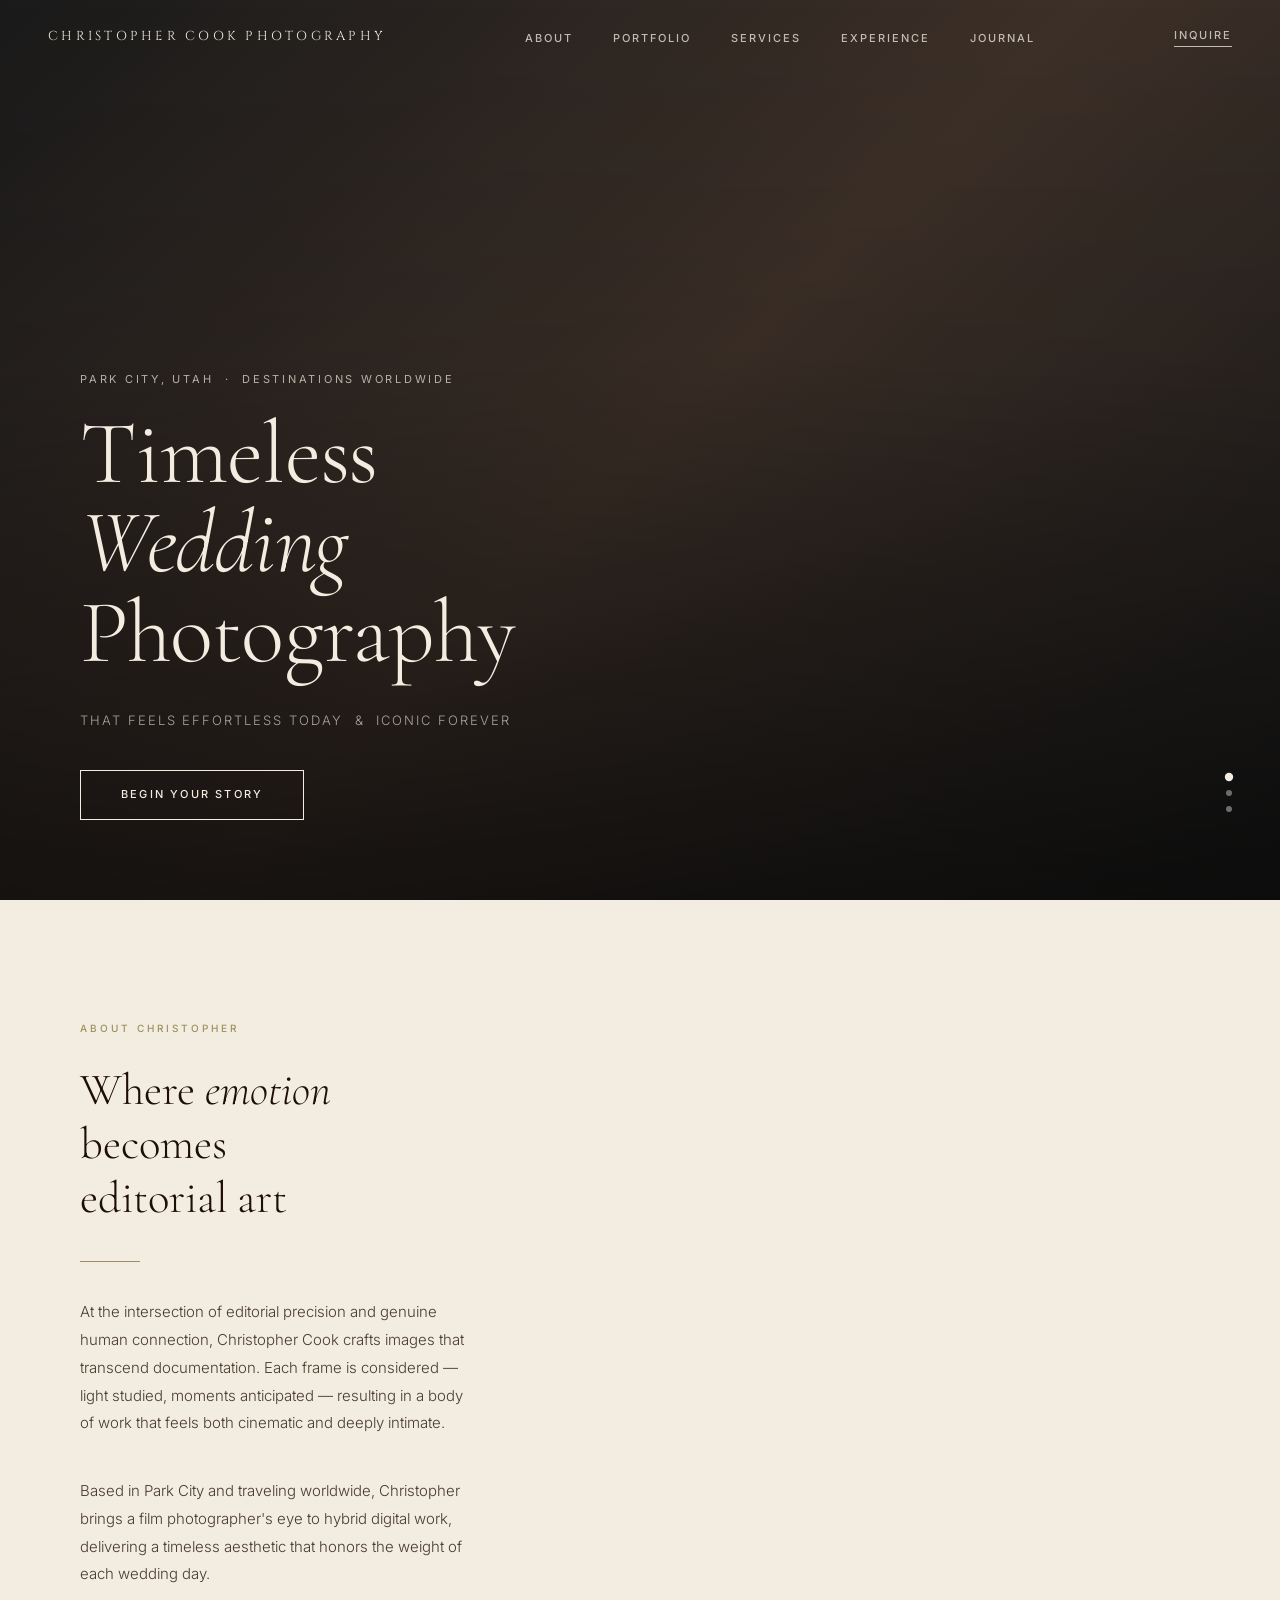
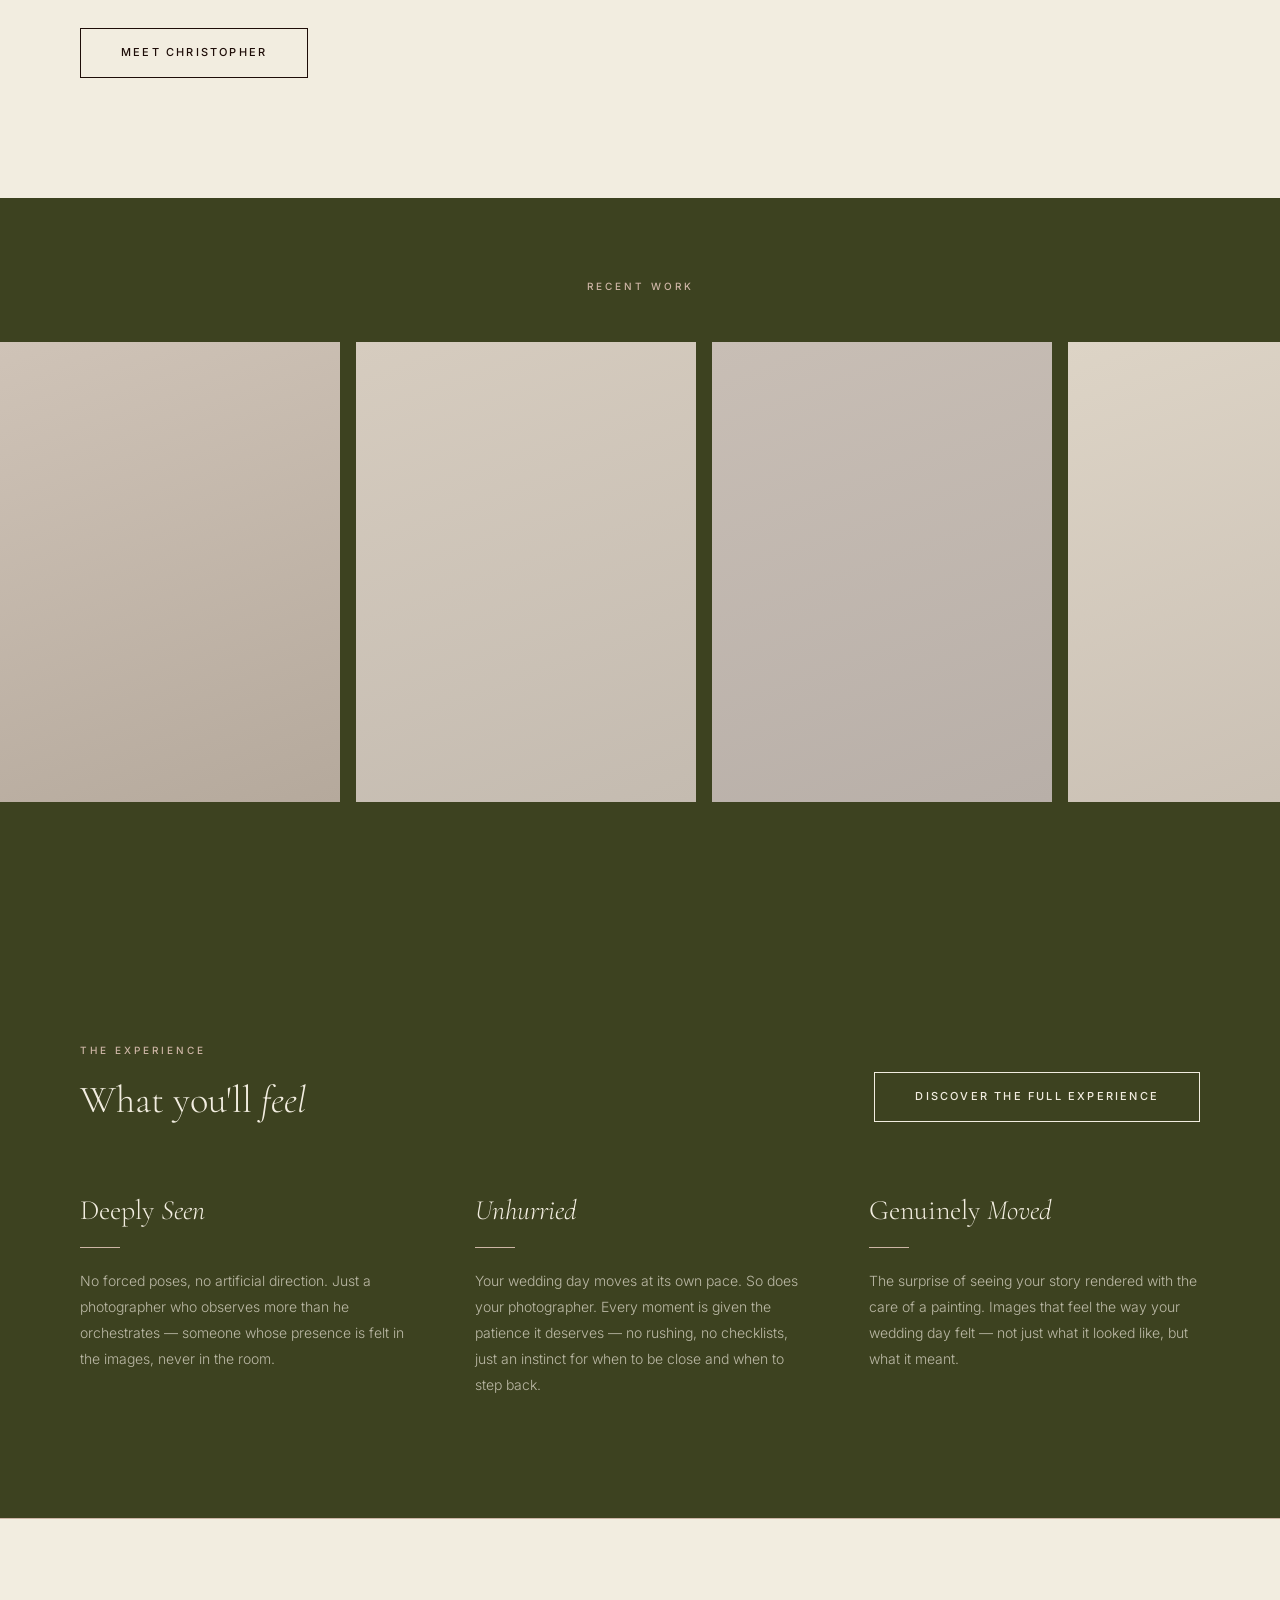
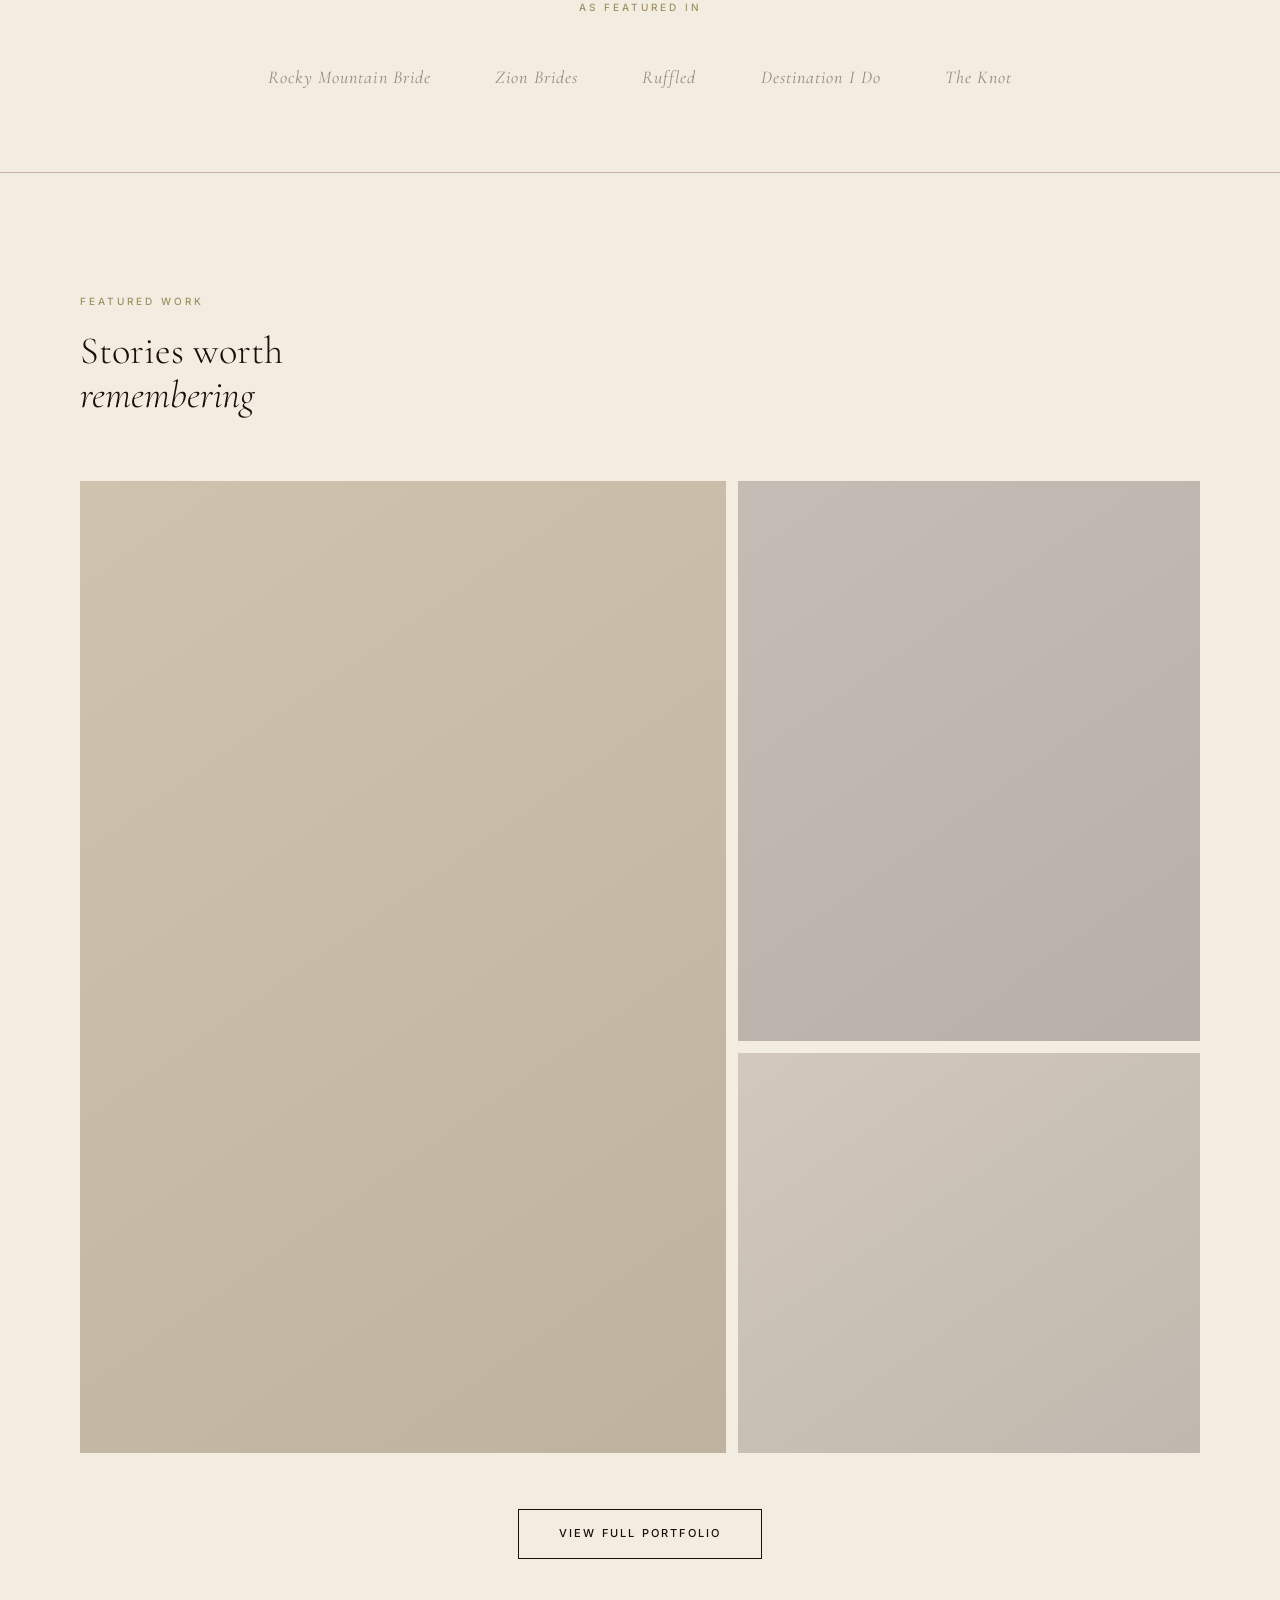
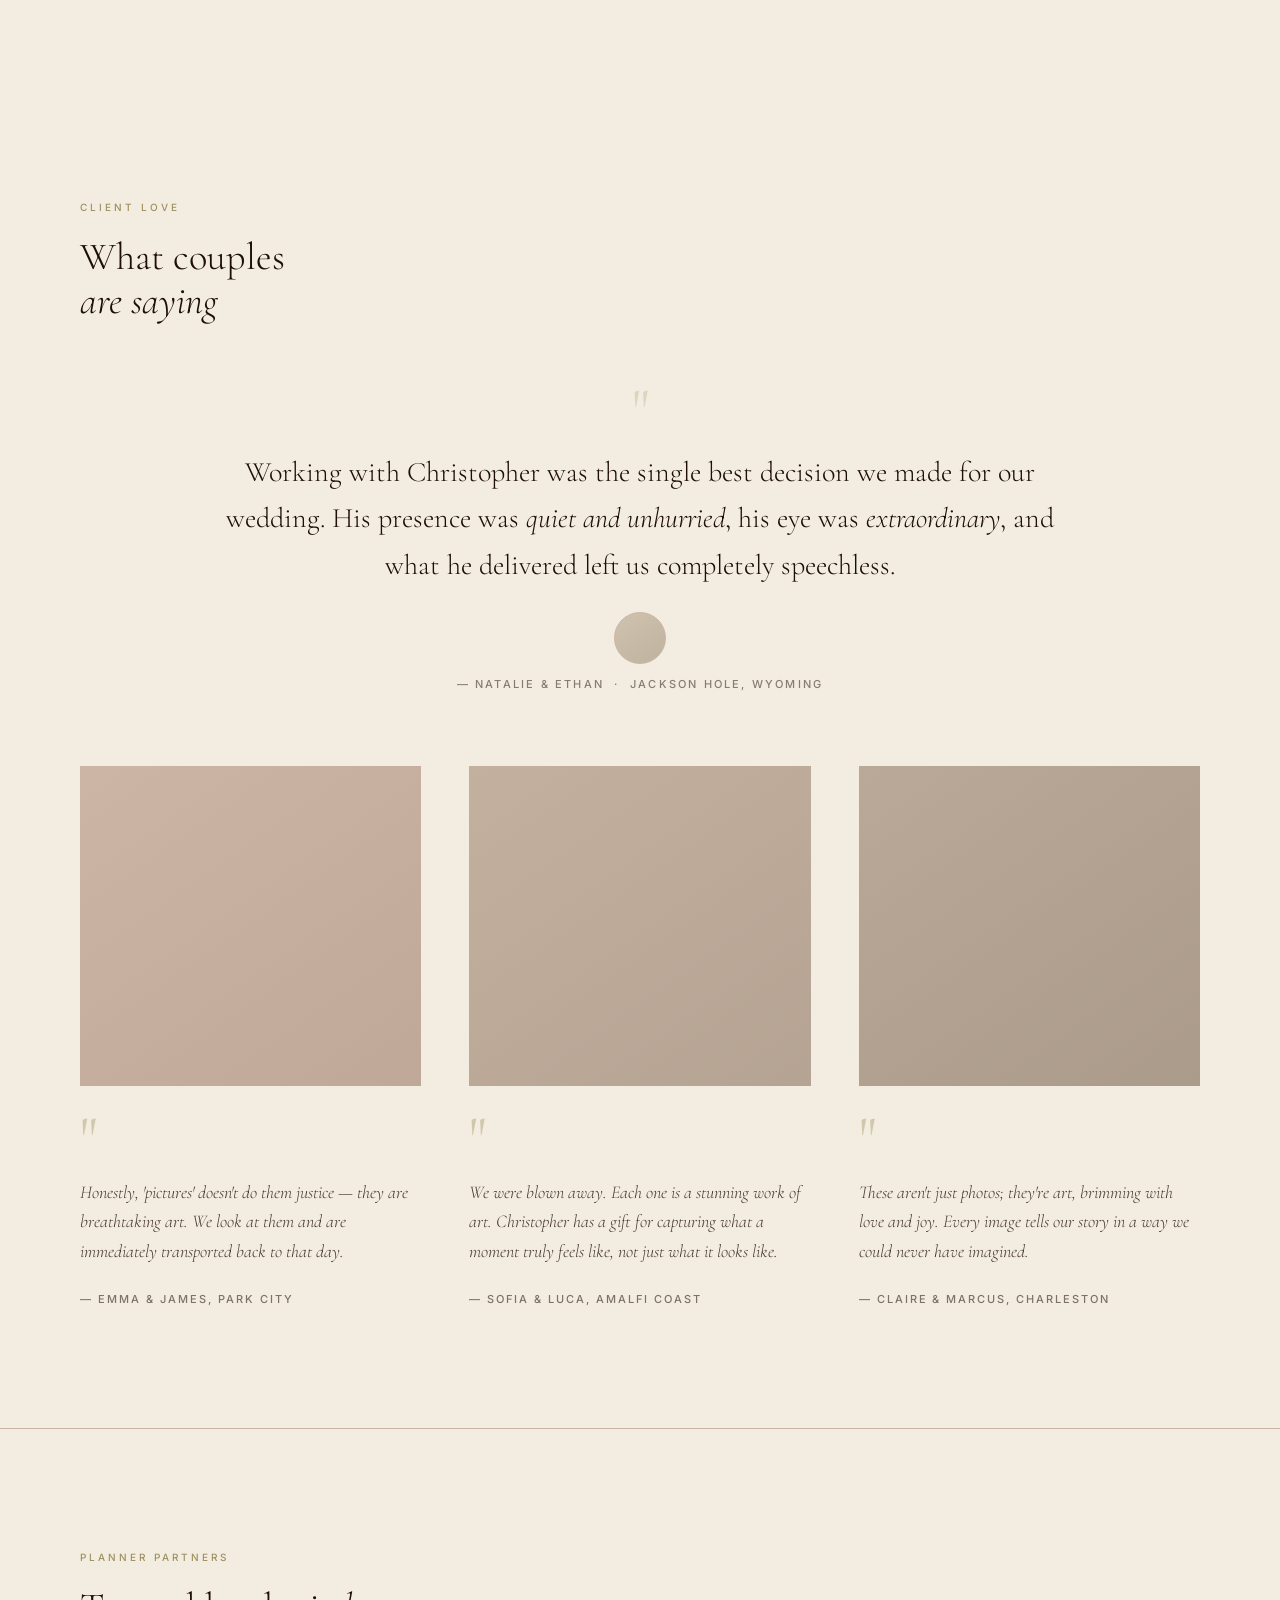
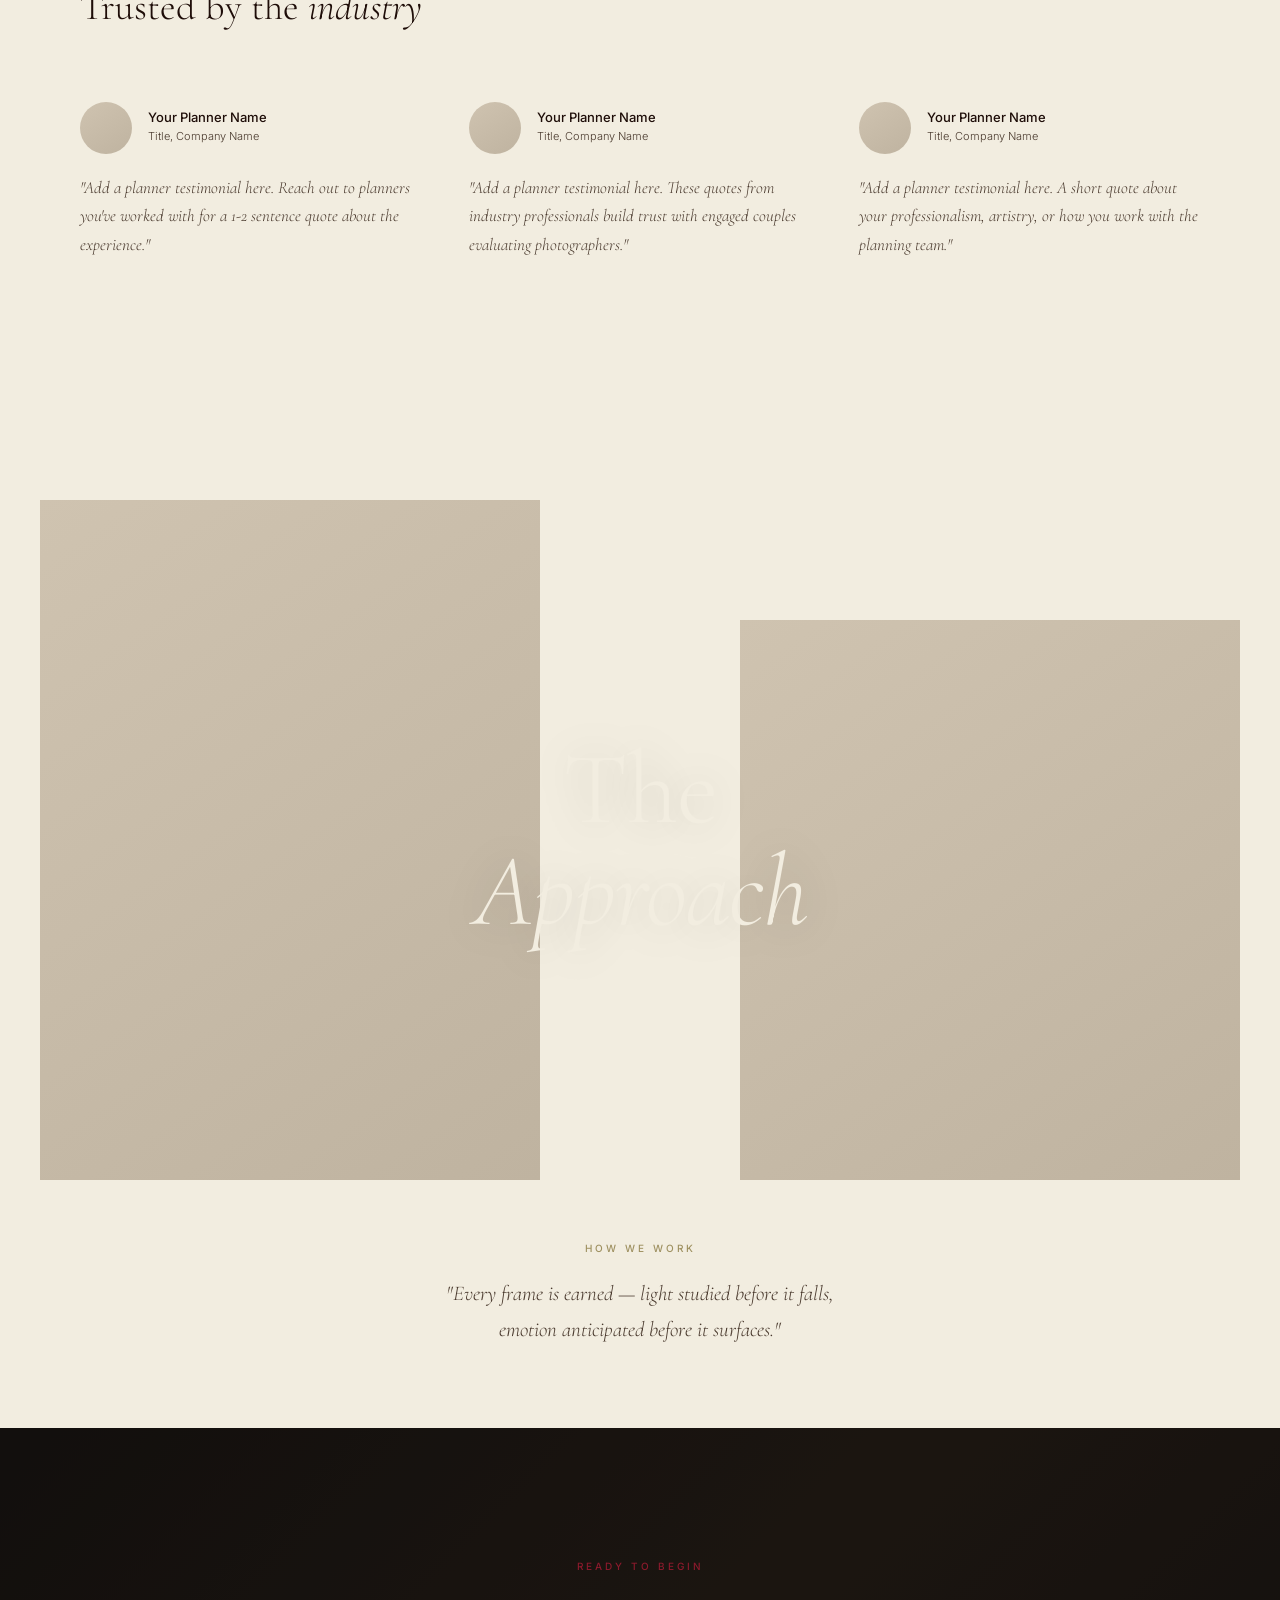
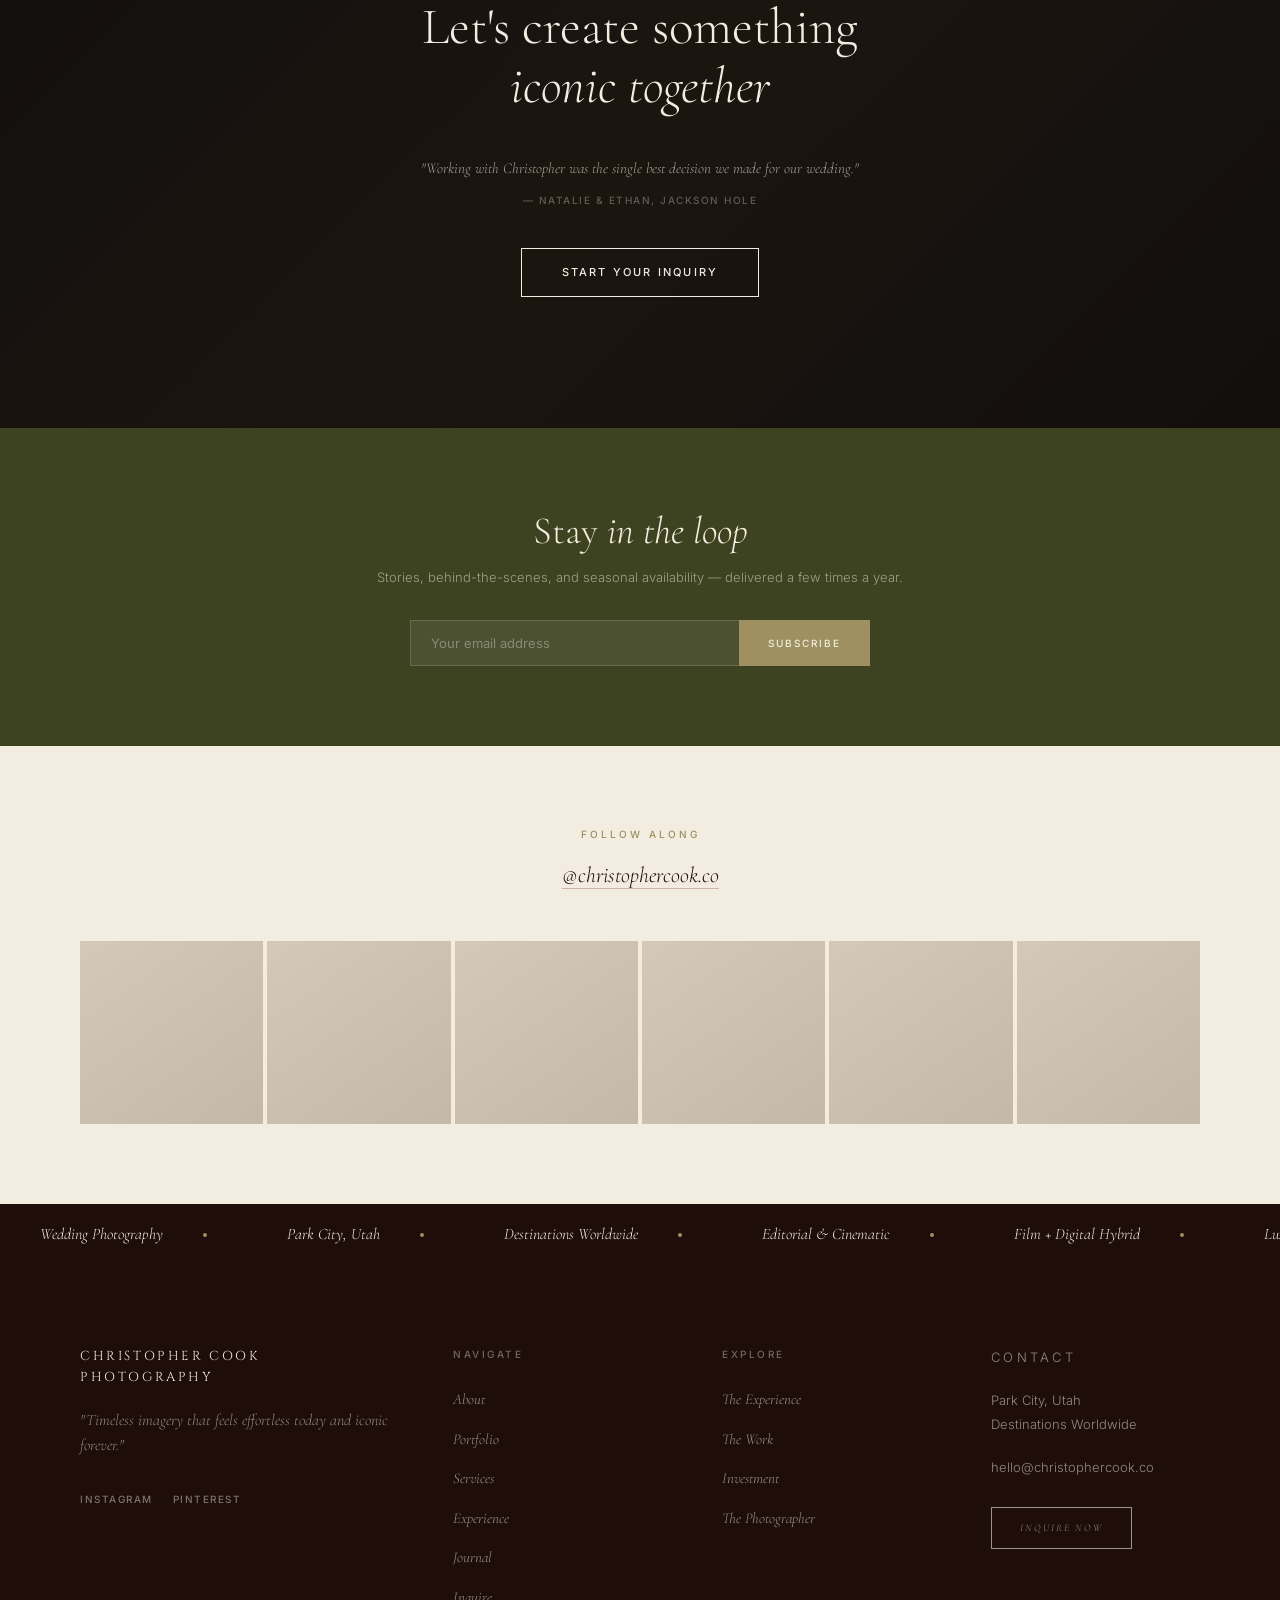
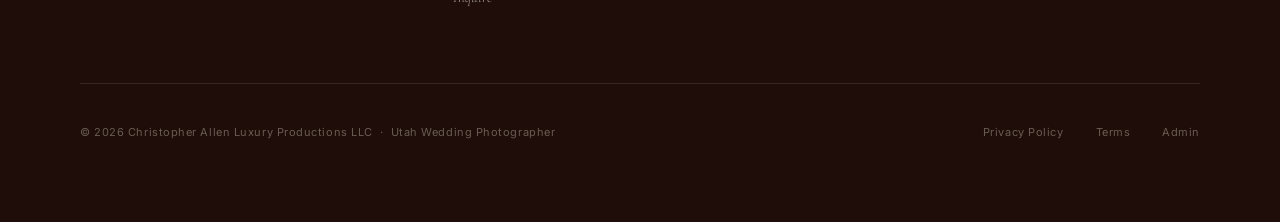
<file: index.html>
<!DOCTYPE html>
<html lang="en">
<head>
  <meta charset="UTF-8" />
  <link rel="icon" type="image/png" href="/favicon.png" />
  <meta name="viewport" content="width=device-width, initial-scale=1.0" />
  <title>Christopher Cook Photography | Park City Utah Wedding Photographer</title>
  <meta name="description" content="Luxury editorial wedding photography in Park City, Utah. Cinematic, timeless imagery for couples who value artistry. Serving destinations worldwide from $8,500." />
  <link rel="canonical" href="https://christophercook.co/" />
  <meta property="og:type" content="website" />
  <meta property="og:url" content="https://christophercook.co/" />
  <meta property="og:site_name" content="Christopher Cook Photography" />
  <meta property="og:title" content="Christopher Cook Photography | Park City Utah Wedding Photographer" />
  <meta property="og:description" content="Luxury editorial wedding photography in Park City, Utah. Cinematic, timeless imagery for couples who value artistry. Serving destinations worldwide from $8,500." />
  <meta property="og:image" content="https://christophercook.co/og-image.jpg" />
  <meta name="twitter:card" content="summary_large_image" />
  <meta name="twitter:title" content="Christopher Cook Photography | Park City Utah Wedding Photographer" />
  <meta name="twitter:description" content="Luxury editorial wedding photography in Park City, Utah. Cinematic, timeless imagery for couples who value artistry. Serving destinations worldwide from $8,500." />
  <meta name="twitter:image" content="https://christophercook.co/og-image.jpg" />
  <script type="application/ld+json">
  {"@context":"https://schema.org","@graph":[{"@type":["LocalBusiness","ProfessionalService"],"@id":"https://christophercook.co/#business","name":"Christopher Cook Photography","description":"Luxury editorial wedding photography studio based in Park City, Utah.","url":"https://christophercook.co","email":"hello@christophercook.co","address":{"@type":"PostalAddress","addressLocality":"Park City","addressRegion":"UT","addressCountry":"US"},"areaServed":["Park City, UT","Salt Lake City, UT","Jackson Hole, WY","Charleston, SC","Destinations Worldwide"],"priceRange":"$8500–$12000","image":"https://christophercook.co/og-image.jpg","sameAs":["https://www.instagram.com/christophercook.co","https://www.pinterest.com/christophercookco"]},{"@type":"WebPage","url":"https://christophercook.co/","name":"Christopher Cook Photography | Park City Utah Wedding Photographer","description":"Luxury editorial wedding photography in Park City, Utah. Cinematic, timeless imagery for couples who value artistry. Serving destinations worldwide from $8,500.","isPartOf":{"@id":"https://christophercook.co/#business"}}]}
  </script>
  <link rel="preconnect" href="https://fonts.googleapis.com" />
  <link rel="preconnect" href="https://fonts.gstatic.com" crossorigin />
  <link href="https://fonts.googleapis.com/css2?family=Cormorant+Garamond:ital,wght@0,300;0,400;0,500;1,300;1,400&family=Inter:wght@300;400;500&family=Cinzel:wght@400;500&display=swap" rel="stylesheet" />
  <link rel="preconnect" href="https://mmvyplpghfnuacglwhou.supabase.co" />
  <link rel="preconnect" href="https://wsrv.nl" />
  <script>
// Preload hero image as early as possible
(function(){
  var SB='https://mmvyplpghfnuacglwhou.supabase.co';
  var KEY='eyJhbGciOiJIUzI1NiIsInR5cCI6IkpXVCJ9.eyJpc3MiOiJzdXBhYmFzZSIsInJlZiI6Im1tdnlwbHBnaGZudWFjZ2x3aG91Iiwicm9sZSI6ImFub24iLCJpYXQiOjE3NzM0MjcxMTAsImV4cCI6MjA4OTAwMzExMH0.R9OjlUSUVZph7rhh9oR_8e3wUuSPl5gE9WROIejzTPs';
  fetch(SB+'/rest/v1/site_images?select=url&slot=eq.hero-1&limit=1',{headers:{'apikey':KEY}})
    .then(function(r){return r.json()})
    .then(function(d){
      if(d&&d[0]&&d[0].url){
        var link=document.createElement('link');
        link.rel='preload';link.as='image';link.type='image/webp';
        link.href='https://wsrv.nl/?url='+encodeURIComponent(d[0].url)+'&w=1920&output=webp&q=80';
        document.head.appendChild(link);
      }
    }).catch(function(){});
})();
</script>
  <link rel="stylesheet" href="shared.css" />
</head>
<body>

  <!-- ═══ NAV ═══════════════════════════════════════════════════ -->
  <nav class="nav" id="mainNav">
    <a href="index.html" class="nav-logo">Christopher Cook Photography</a>
    <ul class="nav-links">
      <li><a href="about.html">About</a></li>
      <li><a href="portfolio.html">Portfolio</a></li>
      <li><a href="services.html">Services</a></li>
      <li><a href="experience.html">Experience</a></li>
      <li><a href="journal.html">Journal</a></li>
    </ul>
    <a href="contact.html" class="nav-inquire">Inquire</a>
    <div class="nav-hamburger" id="hamburger" aria-label="Open menu">
      <span></span><span></span><span></span>
    </div>
  </nav>

  <!-- Mobile Overlay -->
  <div class="nav-overlay" id="navOverlay">
    <button class="nav-overlay-close" id="overlayClose">✕</button>
    <ul class="nav-overlay-links">
      <li><a href="about.html" onclick="closeOverlay()">About</a></li>
      <li><a href="portfolio.html" onclick="closeOverlay()">Portfolio</a></li>
      <li><a href="services.html"  onclick="closeOverlay()">Services</a></li>
      <li><a href="experience.html" onclick="closeOverlay()">Experience</a></li>
      <li><a href="journal.html" onclick="closeOverlay()">Journal</a></li>
      <li><a href="contact.html" onclick="closeOverlay()">Inquire</a></li>
    </ul>
  </div>


  <!-- ═══ HERO ════════════════════════════════════════════════════ -->
  <section class="hero">
    <div class="hero-slides">
      <div class="hero-slide active hero-slide-1" data-slot="hero-1" data-fetchpriority="high"></div>
      <div class="hero-slide hero-slide-2" data-slot="hero-2"></div>
      <div class="hero-slide hero-slide-3" data-slot="hero-3"></div>
    </div>
    <div class="hero-overlay"></div>
    <div class="hero-content">
      <p class="hero-eyebrow" data-copy="home-hero-eyebrow">Park City, Utah &nbsp;·&nbsp; Destinations Worldwide</p>
      <h1 class="hero-title" data-copy="home-hero-title">Timeless<br /><em>Wedding</em><br />Photography</h1>
      <p class="hero-sub" data-copy="home-hero-sub">That Feels Effortless Today &nbsp;&amp;&nbsp; Iconic Forever</p>
      <a href="#inquire" class="btn btn-light" data-copy="home-hero-btn">Begin Your Story</a>
    </div>
    <div class="hero-dots" id="heroDots">
      <div class="hero-dot active" data-index="0"></div>
      <div class="hero-dot" data-index="1"></div>
      <div class="hero-dot" data-index="2"></div>
    </div>
  </section>


  <!-- ═══ INTRO ═══════════════════════════════════════════════════ -->
  <section id="about">
    <div class="intro">
      <div>
        <p class="intro-label" data-copy="home-intro-label">About Christopher</p>
        <h2 class="intro-heading" data-copy="home-intro-heading">Where <em>emotion</em><br />becomes<br />editorial art</h2>
        <div class="intro-rule"></div>
        <p class="intro-body" data-copy="home-intro-body1">
          At the intersection of editorial precision and genuine human connection, Christopher
          Cook crafts images that transcend documentation. Each frame is considered — light
          studied, moments anticipated — resulting in a body of work that feels both cinematic
          and deeply intimate.
        </p>
        <p class="intro-body" data-copy="home-intro-body2">
          Based in Park City and traveling worldwide, Christopher brings a film photographer's
          eye to hybrid digital work, delivering a timeless aesthetic that honors the weight
          of each wedding day.
        </p>
        <a href="#about" class="btn btn-dark" data-copy="home-intro-btn">Meet Christopher</a>
      </div>
      <div class="intro-images">
        <div class="intro-img" data-slot="intro-img-1"></div>
        <div class="intro-img" data-slot="intro-img-2"></div>
        <div class="intro-img" data-slot="intro-img-3"></div>
      </div>
    </div>
  </section>


  <!-- ═══ GALLERY STRIP ═══════════════════════════════════════════ -->
  <div class="gallery-strip">
    <p class="gallery-strip-label" data-copy="home-gallery-label">Recent Work</p>
    <div class="gallery-track-wrap">
      <div class="gallery-track">
        <!-- First set -->
        <div class="gallery-item"><div class="gallery-item-placeholder gp1" data-slot="gallery-1"></div></div>
        <div class="gallery-item"><div class="gallery-item-placeholder gp2" data-slot="gallery-2"></div></div>
        <div class="gallery-item"><div class="gallery-item-placeholder gp3" data-slot="gallery-3"></div></div>
        <div class="gallery-item"><div class="gallery-item-placeholder gp4" data-slot="gallery-4"></div></div>
        <div class="gallery-item"><div class="gallery-item-placeholder gp5" data-slot="gallery-5"></div></div>
        <div class="gallery-item"><div class="gallery-item-placeholder gp6" data-slot="gallery-6"></div></div>
        <!-- Duplicate for seamless loop (data-slot-dup mirrors the first set) -->
        <div class="gallery-item"><div class="gallery-item-placeholder gp1" data-slot-dup="gallery-1"></div></div>
        <div class="gallery-item"><div class="gallery-item-placeholder gp2" data-slot-dup="gallery-2"></div></div>
        <div class="gallery-item"><div class="gallery-item-placeholder gp3" data-slot-dup="gallery-3"></div></div>
        <div class="gallery-item"><div class="gallery-item-placeholder gp4" data-slot-dup="gallery-4"></div></div>
        <div class="gallery-item"><div class="gallery-item-placeholder gp5" data-slot-dup="gallery-5"></div></div>
        <div class="gallery-item"><div class="gallery-item-placeholder gp6" data-slot-dup="gallery-6"></div></div>
      </div>
    </div>
  </div>


  <!-- ═══ THE EXPERIENCE ══════════════════════════════════════════ -->
  <section class="experience-preview">
    <div class="section-header">
      <div>
        <p class="section-label" data-copy="home-exp-label">The Experience</p>
        <h2 class="section-title" data-copy="home-exp-heading">What you'll <em>feel</em></h2>
      </div>
      <a href="experience.html" class="btn btn-dark" data-copy="home-exp-btn">Discover the Full Experience</a>
    </div>
    <div class="experience-pillars">
      <div class="experience-pillar">
        <h3 class="experience-pillar-title" data-copy="home-exp-pillar1-title">Deeply <em>Seen</em></h3>
        <div class="experience-pillar-rule"></div>
        <p class="experience-pillar-body" data-copy="home-exp-pillar1-body">No forced poses, no artificial direction. Just a photographer who observes more than he orchestrates — someone whose presence is felt in the images, never in the room.</p>
      </div>
      <div class="experience-pillar">
        <h3 class="experience-pillar-title" data-copy="home-exp-pillar2-title"><em>Unhurried</em></h3>
        <div class="experience-pillar-rule"></div>
        <p class="experience-pillar-body" data-copy="home-exp-pillar2-body">Your wedding day moves at its own pace. So does your photographer. Every moment is given the patience it deserves — no rushing, no checklists, just an instinct for when to be close and when to step back.</p>
      </div>
      <div class="experience-pillar">
        <h3 class="experience-pillar-title" data-copy="home-exp-pillar3-title">Genuinely <em>Moved</em></h3>
        <div class="experience-pillar-rule"></div>
        <p class="experience-pillar-body" data-copy="home-exp-pillar3-body">The surprise of seeing your story rendered with the care of a painting. Images that feel the way your wedding day felt — not just what it looked like, but what it meant.</p>
      </div>
    </div>
  </section>


  <!-- ═══ PRESS ════════════════════════════════════════════════════ -->
  <section class="press">
    <p class="press-label">As Featured In</p>
    <div class="press-logos">
      <span class="press-logo">Rocky Mountain Bride</span>
      <span class="press-logo">Zion Brides</span>
      <span class="press-logo">Ruffled</span>
      <span class="press-logo">Destination I Do</span>
      <span class="press-logo">The Knot</span>
    </div>
  </section>


  <!-- ═══ PORTFOLIO ════════════════════════════════════════════════ -->
  <section id="portfolio" class="portfolio">
    <div class="portfolio-inner">
      <div class="portfolio-header">
        <p class="section-label" style="color:var(--accent);font-family:var(--sans);font-size:10px;letter-spacing:.3em;text-transform:uppercase;font-weight:500;margin-bottom:20px;" data-copy="home-portfolio-label">Featured Work</p>
        <h2 class="section-title" style="font-family:var(--serif);font-size:clamp(34px,3vw,52px);font-weight:300;line-height:1.15;" data-copy="home-portfolio-heading">Stories worth<br /><em>remembering</em></h2>
      </div>
      <div class="portfolio-grid">
        <div class="portfolio-item" style="grid-row: span 2;">
          <div class="portfolio-item-placeholder pp1" data-slot="portfolio-1" style="height:100%;"></div>
          <div class="portfolio-item-caption">
            <p class="caption-place" data-copy="home-portfolio-caption1-place">Amangiri, Canyon Point</p>
            <p class="caption-type" data-copy="home-portfolio-caption1-type">Desert Elopement</p>
          </div>
        </div>
        <div class="portfolio-item">
          <div class="portfolio-item-placeholder pp2" data-slot="portfolio-2" style="height:100%;"></div>
          <div class="portfolio-item-caption">
            <p class="caption-place" data-copy="home-portfolio-caption2-place">Park City Mountain</p>
            <p class="caption-type" data-copy="home-portfolio-caption2-type">Winter Wedding</p>
          </div>
        </div>
        <div class="portfolio-item">
          <div class="portfolio-item-placeholder pp3" data-slot="portfolio-3" style="height:100%;"></div>
          <div class="portfolio-item-caption">
            <p class="caption-place" data-copy="home-portfolio-caption3-place">Amalfi Coast, Italy</p>
            <p class="caption-type" data-copy="home-portfolio-caption3-type">Destination Wedding</p>
          </div>
        </div>
      </div>
      <div style="text-align:center;margin-top:56px;">
        <a href="#portfolio" class="btn btn-dark">View Full Portfolio</a>
      </div>
    </div>
  </section>


  <!-- ═══ TESTIMONIALS (Consolidated) ═════════════════════════════ -->
  <section class="testimonials">
    <div class="testimonials-inner">
      <div class="testimonials-header">
        <p class="section-label" style="color:var(--accent);font-family:var(--sans);font-size:10px;letter-spacing:.3em;text-transform:uppercase;font-weight:500;margin-bottom:20px;" data-copy="home-test-label">Client Love</p>
        <h2 class="section-title" style="font-family:var(--serif);font-size:clamp(34px,3vw,52px);font-weight:300;line-height:1.15;" data-copy="home-test-heading">What couples<br /><em>are saying</em></h2>
      </div>
      <!-- Lead testimonial (featured) -->
      <div style="text-align:center;max-width:880px;margin:0 auto 72px;">
        <span class="ed-quote-mark" aria-hidden="true" style="font-family:var(--serif);font-size:60px;line-height:.5;color:var(--accent);opacity:.25;display:block;margin-bottom:24px;">"</span>
        <blockquote style="font-family:var(--serif);font-size:clamp(20px,2.2vw,30px);font-weight:300;line-height:1.65;color:var(--page-fg);margin-bottom:24px;" data-copy="home-test-lead-quote">
          Working with Christopher was the single best decision we made for our wedding.
          His presence was <em>quiet and unhurried</em>, his eye was <em>extraordinary</em>,
          and what he delivered left us completely speechless.
        </blockquote>
        <div style="display:flex;flex-direction:column;align-items:center;gap:12px;">
          <div class="ed-quote-avatar" style="width:52px;height:52px;border-radius:50%;overflow:hidden;background:linear-gradient(145deg,#cfc3b0,#bfb3a0);border:1px solid var(--page-border);">
            <div class="ed-quote-avatar-img" data-slot="ed-quote-avatar" style="width:100%;height:100%;background-size:cover;background-position:center;"></div>
          </div>
          <p style="font-family:var(--sans);font-size:11px;letter-spacing:.2em;text-transform:uppercase;font-weight:500;opacity:.5;" data-copy="home-test-lead-author">— Natalie &amp; Ethan &nbsp;·&nbsp; Jackson Hole, Wyoming</p>
        </div>
      </div>
      <!-- Three testimonial cards -->
      <div class="testimonials-grid">
        <div class="testimonial-card">
          <div class="testimonial-img"><div class="ti1" data-slot="testimonial-1" style="width:100%;height:100%;"></div></div>
          <div class="testimonial-quote-mark">"</div>
          <p class="testimonial-quote" data-copy="home-test-card1-quote">Honestly, 'pictures' doesn't do them justice — they are breathtaking art. We look at them and are immediately transported back to that day.</p>
          <p class="testimonial-author" data-copy="home-test-card1-author">— Emma &amp; James, Park City</p>
        </div>
        <div class="testimonial-card">
          <div class="testimonial-img"><div class="ti2" data-slot="testimonial-2" style="width:100%;height:100%;"></div></div>
          <div class="testimonial-quote-mark">"</div>
          <p class="testimonial-quote" data-copy="home-test-card2-quote">We were blown away. Each one is a stunning work of art. Christopher has a gift for capturing what a moment truly feels like, not just what it looks like.</p>
          <p class="testimonial-author" data-copy="home-test-card2-author">— Sofia &amp; Luca, Amalfi Coast</p>
        </div>
        <div class="testimonial-card">
          <div class="testimonial-img"><div class="ti3" data-slot="testimonial-3" style="width:100%;height:100%;"></div></div>
          <div class="testimonial-quote-mark">"</div>
          <p class="testimonial-quote" data-copy="home-test-card3-quote">These aren't just photos; they're art, brimming with love and joy. Every image tells our story in a way we could never have imagined.</p>
          <p class="testimonial-author" data-copy="home-test-card3-author">— Claire &amp; Marcus, Charleston</p>
        </div>
      </div>
    </div>
  </section>




  <!-- ═══ INDUSTRY PRAISE ═════════════════════════════════════════ -->
  <section class="industry-praise">
    <div class="industry-praise-inner">
      <div style="margin-bottom:72px;">
        <p class="section-label" style="color:var(--accent);" data-copy="home-praise-label">Planner Partners</p>
        <h2 class="section-title" data-copy="home-praise-heading">Trusted by the <em>industry</em></h2>
      </div>
      <div class="industry-praise-grid">
        <div class="praise-card">
          <div class="praise-card-top">
            <div class="praise-avatar"></div>
            <div>
              <p class="praise-name" data-copy="home-praise1-name">Your Planner Name</p>
              <p class="praise-role" data-copy="home-praise1-role">Title, Company Name</p>
            </div>
          </div>
          <p class="praise-quote" data-copy="home-praise1-quote">"Add a planner testimonial here. Reach out to planners you've worked with for a 1-2 sentence quote about the experience."</p>
        </div>
        <div class="praise-card">
          <div class="praise-card-top">
            <div class="praise-avatar"></div>
            <div>
              <p class="praise-name" data-copy="home-praise2-name">Your Planner Name</p>
              <p class="praise-role" data-copy="home-praise2-role">Title, Company Name</p>
            </div>
          </div>
          <p class="praise-quote" data-copy="home-praise2-quote">"Add a planner testimonial here. These quotes from industry professionals build trust with engaged couples evaluating photographers."</p>
        </div>
        <div class="praise-card">
          <div class="praise-card-top">
            <div class="praise-avatar"></div>
            <div>
              <p class="praise-name" data-copy="home-praise3-name">Your Planner Name</p>
              <p class="praise-role" data-copy="home-praise3-role">Title, Company Name</p>
            </div>
          </div>
          <p class="praise-quote" data-copy="home-praise3-quote">"Add a planner testimonial here. A short quote about your professionalism, artistry, or how you work with the planning team."</p>
        </div>
      </div>
    </div>
  </section>


  <!-- ═══ ED: APPROACH ══════════════════════════════════════════════
       CONTENT: swap .ed-approach-headline-text, .ed-approach-body,
                and data-slot="ed-approach-1" / "ed-approach-2"
       ══════════════════════════════════════════════════════════════ -->
  <section class="ed-approach">
    <div class="ed-approach-inner">
      <div class="ed-approach-grid">

        <!-- Image 1: cols 1–5, tall -->
        <div class="ed-approach-img1">
          <div class="ed-approach-img-inner" data-slot="ed-approach-1"></div>
        </div>

        <!-- Image 2: cols 8–12, shorter, aligned to bottom -->
        <div class="ed-approach-img2">
          <div class="ed-approach-img-inner" data-slot="ed-approach-2"></div>
        </div>

        <!-- Headline: overlaps both images via z-index -->
        <div class="ed-approach-headline">
          <h2 class="ed-approach-headline-text" data-copy="home-approach-heading">The<br /><em>Approach</em></h2>
        </div>

        <!-- Sub-copy row (below grid) -->
        <div class="ed-approach-sub">
          <p class="ed-approach-eyebrow" data-copy="home-approach-eyebrow">How We Work</p>
          <p class="ed-approach-body" data-copy="home-approach-body">"Every frame is earned — light studied before it falls,<br />emotion anticipated before it surfaces."</p>
        </div>

      </div>
    </div>
  </section>






  <!-- ═══ CTA ══════════════════════════════════════════════════════ -->
  <section id="inquire" class="cta">
    <div class="cta-bg"></div>
    <div class="cta-overlay"></div>
    <div class="cta-content">
      <p class="cta-eyebrow" data-copy="home-cta-eyebrow">Ready to Begin</p>
      <h2 class="cta-heading" data-copy="home-cta-heading">Let's create something<br /><em>iconic together</em></h2>
      <p class="cta-testimonial" data-copy="home-cta-testimonial">"Working with Christopher was the single best decision we made for our wedding."<span class="cta-testimonial-author">— Natalie &amp; Ethan, Jackson Hole</span></p>
      <a href="contact.html" class="btn btn-light" data-copy="home-cta-btn">Start Your Inquiry</a>
    </div>
  </section>


  <!-- ═══ EMAIL CAPTURE ═══════════════════════════════════════════ -->
  <section class="email-capture">
    <div class="email-capture-inner">
      <h2 class="email-capture-heading" data-copy="home-email-heading">Stay <em>in the loop</em></h2>
      <p class="email-capture-sub" data-copy="home-email-sub">Stories, behind-the-scenes, and seasonal availability — delivered a few times a year.</p>
      <form class="email-capture-form" onsubmit="return false;">
        <input type="email" class="email-capture-input" placeholder="Your email address" required />
        <button type="submit" class="email-capture-btn">Subscribe</button>
      </form>
    </div>
  </section>


  <!-- ═══ INSTAGRAM FEED ════════════════════════════════════════ -->
  <section class="instagram-feed">
    <div class="instagram-feed-inner">
      <p class="instagram-feed-label">Follow Along</p>
      <p class="instagram-feed-handle"><a href="https://www.instagram.com/christophercook.co" target="_blank" rel="noopener">@christophercook.co</a></p>
      <div class="instagram-grid-placeholder">
        <div></div><div></div><div></div><div></div><div></div><div></div>
      </div>
    </div>
  </section>


  <!-- ═══ MARQUEE ══════════════════════════════════════════════════ -->
  <div class="marquee-bar">
    <div class="marquee-track">
      <span class="marquee-item">Wedding Photography <span class="marquee-dot"></span></span>
      <span class="marquee-item">Park City, Utah <span class="marquee-dot"></span></span>
      <span class="marquee-item">Destinations Worldwide <span class="marquee-dot"></span></span>
      <span class="marquee-item">Editorial &amp; Cinematic <span class="marquee-dot"></span></span>
      <span class="marquee-item">Film + Digital Hybrid <span class="marquee-dot"></span></span>
      <span class="marquee-item">Luxury Wedding Photographer <span class="marquee-dot"></span></span>
      <!-- duplicate -->
      <span class="marquee-item">Wedding Photography <span class="marquee-dot"></span></span>
      <span class="marquee-item">Park City, Utah <span class="marquee-dot"></span></span>
      <span class="marquee-item">Destinations Worldwide <span class="marquee-dot"></span></span>
      <span class="marquee-item">Editorial &amp; Cinematic <span class="marquee-dot"></span></span>
      <span class="marquee-item">Film + Digital Hybrid <span class="marquee-dot"></span></span>
      <span class="marquee-item">Luxury Wedding Photographer <span class="marquee-dot"></span></span>
    </div>
  </div>


  <!-- ═══ FOOTER ═══════════════════════════════════════════════════ -->
  <footer class="footer">
    <div class="footer-inner">
      <div>
        <p class="footer-brand-name">Christopher Cook Photography</p>
        <p class="footer-tagline">"Timeless imagery that feels effortless today and iconic forever."</p>
        <div class="footer-social">
          <a href="https://www.instagram.com/christophercook.co" target="_blank" rel="noopener">Instagram</a>
          <a href="https://www.pinterest.com/christophercookco" target="_blank" rel="noopener">Pinterest</a>
        </div>
      </div>
      <div class="footer-col">
        <p class="footer-col-title">Navigate</p>
        <ul>
          <li><a href="about.html">About</a></li>
          <li><a href="portfolio.html">Portfolio</a></li>
          <li><a href="services.html">Services</a></li>
          <li><a href="experience.html">Experience</a></li>
          <li><a href="journal.html">Journal</a></li>
          <li><a href="contact.html">Inquire</a></li>
        </ul>
      </div>
      <div class="footer-col">
        <p class="footer-col-title">Explore</p>
        <ul>
          <li><a href="experience.html">The Experience</a></li>
          <li><a href="portfolio.html">The Work</a></li>
          <li><a href="services.html">Investment</a></li>
          <li><a href="about.html">The Photographer</a></li>
        </ul>
      </div>
      <div class="footer-col footer-col-contact">
        <p class="footer-col-title">Contact</p>
        <p>Park City, Utah<br />Destinations Worldwide</p>
        <p>hello@christophercook.co</p>
        <a href="#inquire" class="btn btn-light" style="display:inline-block;font-size:10px;padding:12px 28px;margin-top:8px;">Inquire Now</a>
      </div>
    </div>
    <div class="footer-bottom">
      <p class="footer-copy">© 2026 Christopher Allen Luxury Productions LLC &nbsp;·&nbsp; Utah Wedding Photographer</p>
      <div class="footer-bottom-links">
        <a href="#">Privacy Policy</a>
        <a href="#">Terms</a>
        <a href="admin.html">Admin</a>
      </div>
    </div>
  </footer>


  <script>
    // Nav scroll handled by shared.js — removed duplicate

    // ── Hero slideshow ────────────────────────────────────────────
    const slides = document.querySelectorAll('.hero-slide');
    const dots   = document.querySelectorAll('.hero-dot');
    let current  = 0;
    let timer;

    function goTo(idx) {
      slides[current].classList.remove('active');
      dots[current].classList.remove('active');
      current = idx;
      slides[current].classList.add('active');
      dots[current].classList.add('active');
    }

    function nextSlide() {
      goTo((current + 1) % slides.length);
    }

    function startTimer() {
      timer = setInterval(nextSlide, 5000);
    }

    dots.forEach(dot => {
      dot.addEventListener('click', () => {
        clearInterval(timer);
        goTo(parseInt(dot.dataset.index));
        startTimer();
      });
    });

    startTimer();

    // ── Hero type from site settings ──────────────────────────────
    window.addEventListener('siteSettingsLoaded', (e) => {
      const type = e.detail.hero_type || 'slideshow';
      if (type === 'static') {
        clearInterval(timer);
        document.getElementById('heroDots').style.display = 'none';
      } else if (type === 'cinematic') {
        clearInterval(timer);
        document.getElementById('heroDots').style.display = 'none';
        document.querySelector('.hero-overlay').style.background = 'linear-gradient(to bottom, rgba(0,0,0,.5) 0%, rgba(0,0,0,.2) 50%, rgba(0,0,0,.6) 100%)';
      }
    });

    // ── Mobile menu ───────────────────────────────────────────────
    const hamburger  = document.getElementById('hamburger');
    const overlay    = document.getElementById('navOverlay');
    const closeBtn   = document.getElementById('overlayClose');

    hamburger.addEventListener('click', () => overlay.classList.add('open'));
    closeBtn.addEventListener('click',  () => overlay.classList.remove('open'));

    window.closeOverlay = () => overlay.classList.remove('open');

    // ── Intersection Observer fade-in ─────────────────────────────
    const fadeEls = document.querySelectorAll(
      '.intro, .experience-preview, .press, .portfolio-inner, .testimonials-inner, .industry-praise-inner, .cta-content, .email-capture-inner, .instagram-feed-inner'
    );

    const observer = new IntersectionObserver((entries) => {
      entries.forEach(e => {
        if (e.isIntersecting) {
          e.target.style.opacity = '1';
          e.target.style.transform = 'translateY(0)';
          observer.unobserve(e.target);
        }
      });
    }, { threshold: 0.1 });

    fadeEls.forEach(el => {
      el.style.opacity = '0';
      el.style.transform = 'translateY(32px)';
      el.style.transition = 'opacity .8s ease, transform .8s ease';
      observer.observe(el);
    });

  </script>
  <script src="shared.js" defer></script>

  <!-- ─── Editorial Section Animations ──────────────────────────── -->
  <script>
  (function () {
    var EASE = 'cubic-bezier(0.25, 1, 0.5, 1)';

    function initEditorialAnimations() {
      var groups = [
        ['.ed-approach-img1', '.ed-approach-img2'],
        ['.ed-approach-headline', '.ed-approach-sub']
      ];

      groups.forEach(function (group) {
        var els = group.map(function (sel) { return document.querySelector(sel); }).filter(Boolean);
        if (!els.length) return;

        // Set initial state
        els.forEach(function (el) {
          el.style.opacity = '0';
          el.style.transform = 'translateY(60px)';
        });

        // Reveal when trigger element enters the viewport
        var io = new IntersectionObserver(function (entries) {
          entries.forEach(function (entry) {
            if (!entry.isIntersecting) return;
            els.forEach(function (el, i) {
              el.style.transition = 'opacity 1.5s ' + EASE + ' ' + (i * 0.2) + 's, transform 1.5s ' + EASE + ' ' + (i * 0.2) + 's';
              el.style.opacity = '1';
              el.style.transform = 'translateY(0)';
            });
            io.disconnect();
          });
        }, { rootMargin: '0px 0px -60px 0px' });

        io.observe(els[0]);
      });
    }

    window.addEventListener('load', initEditorialAnimations);
  })();
  </script>
</body>
</html>
<!-- deployed Fri Mar 27 15:09:44 MDT 2026 -->
</file>
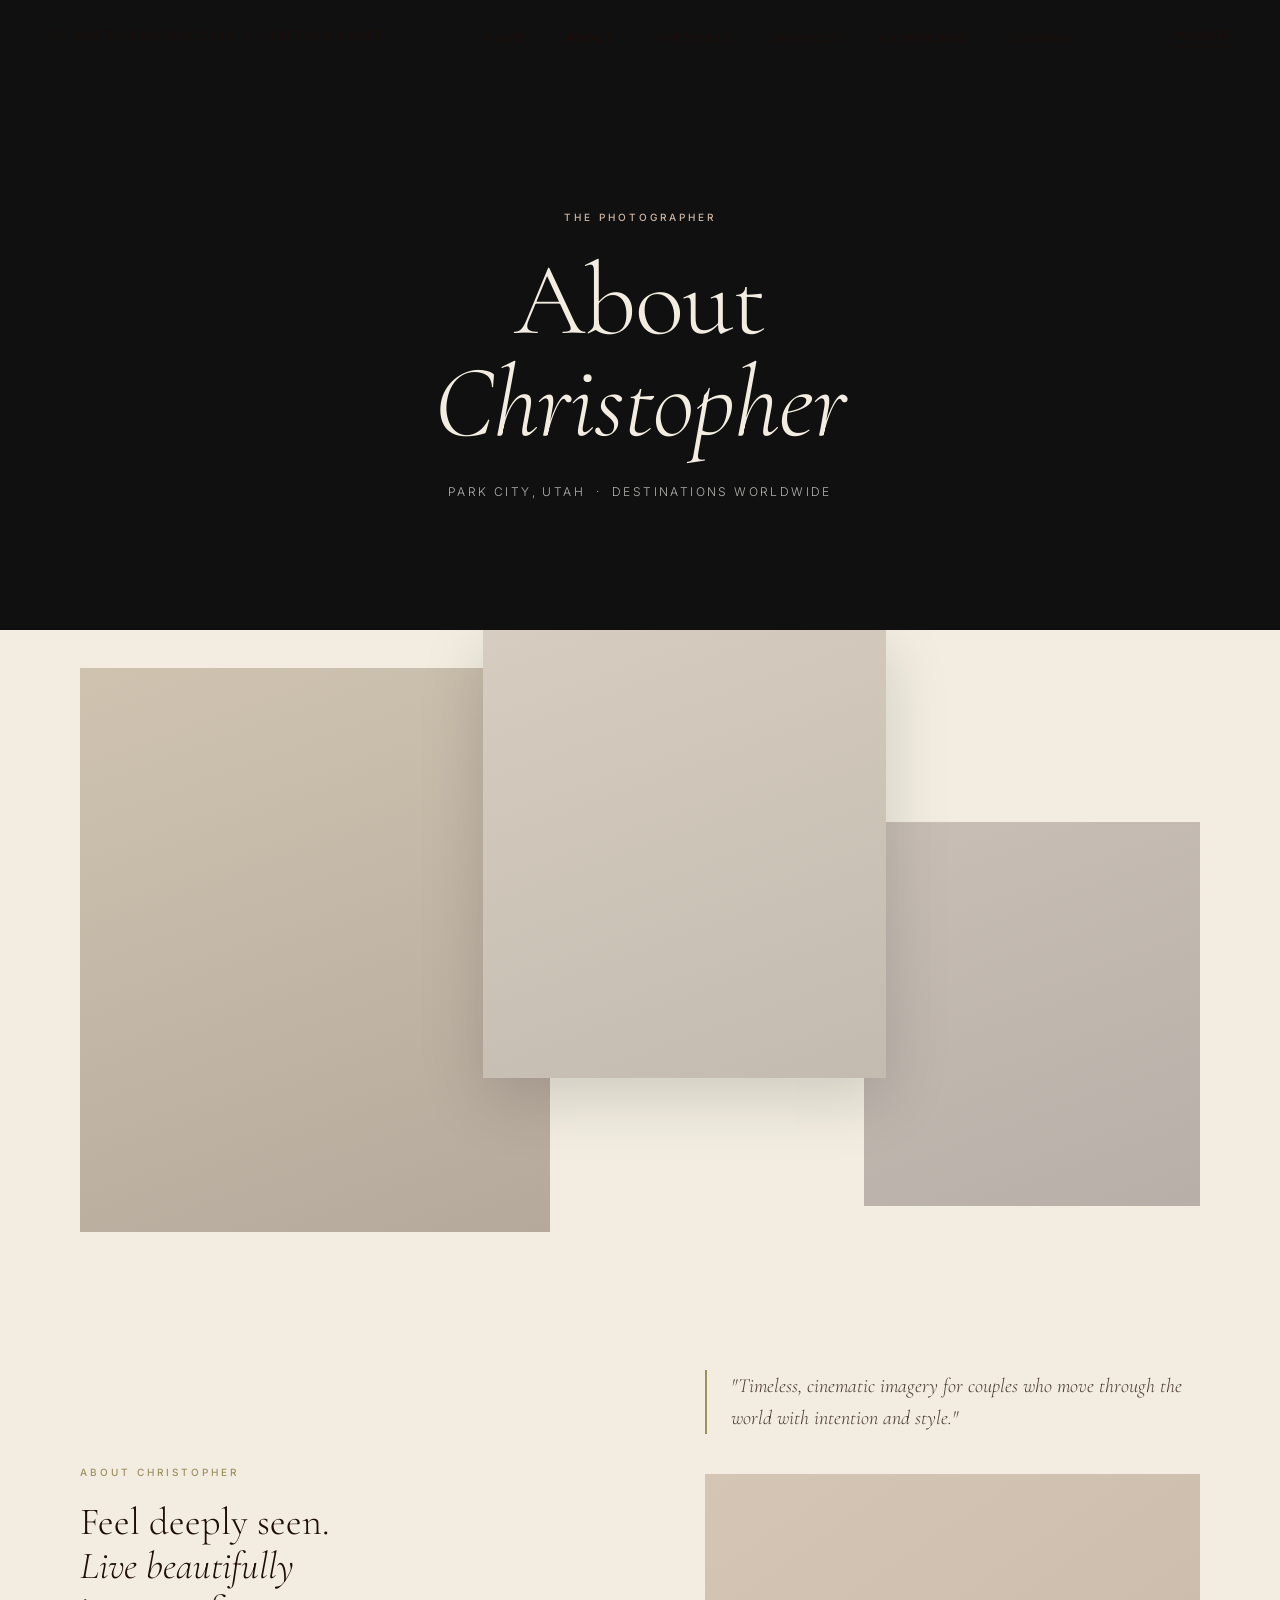
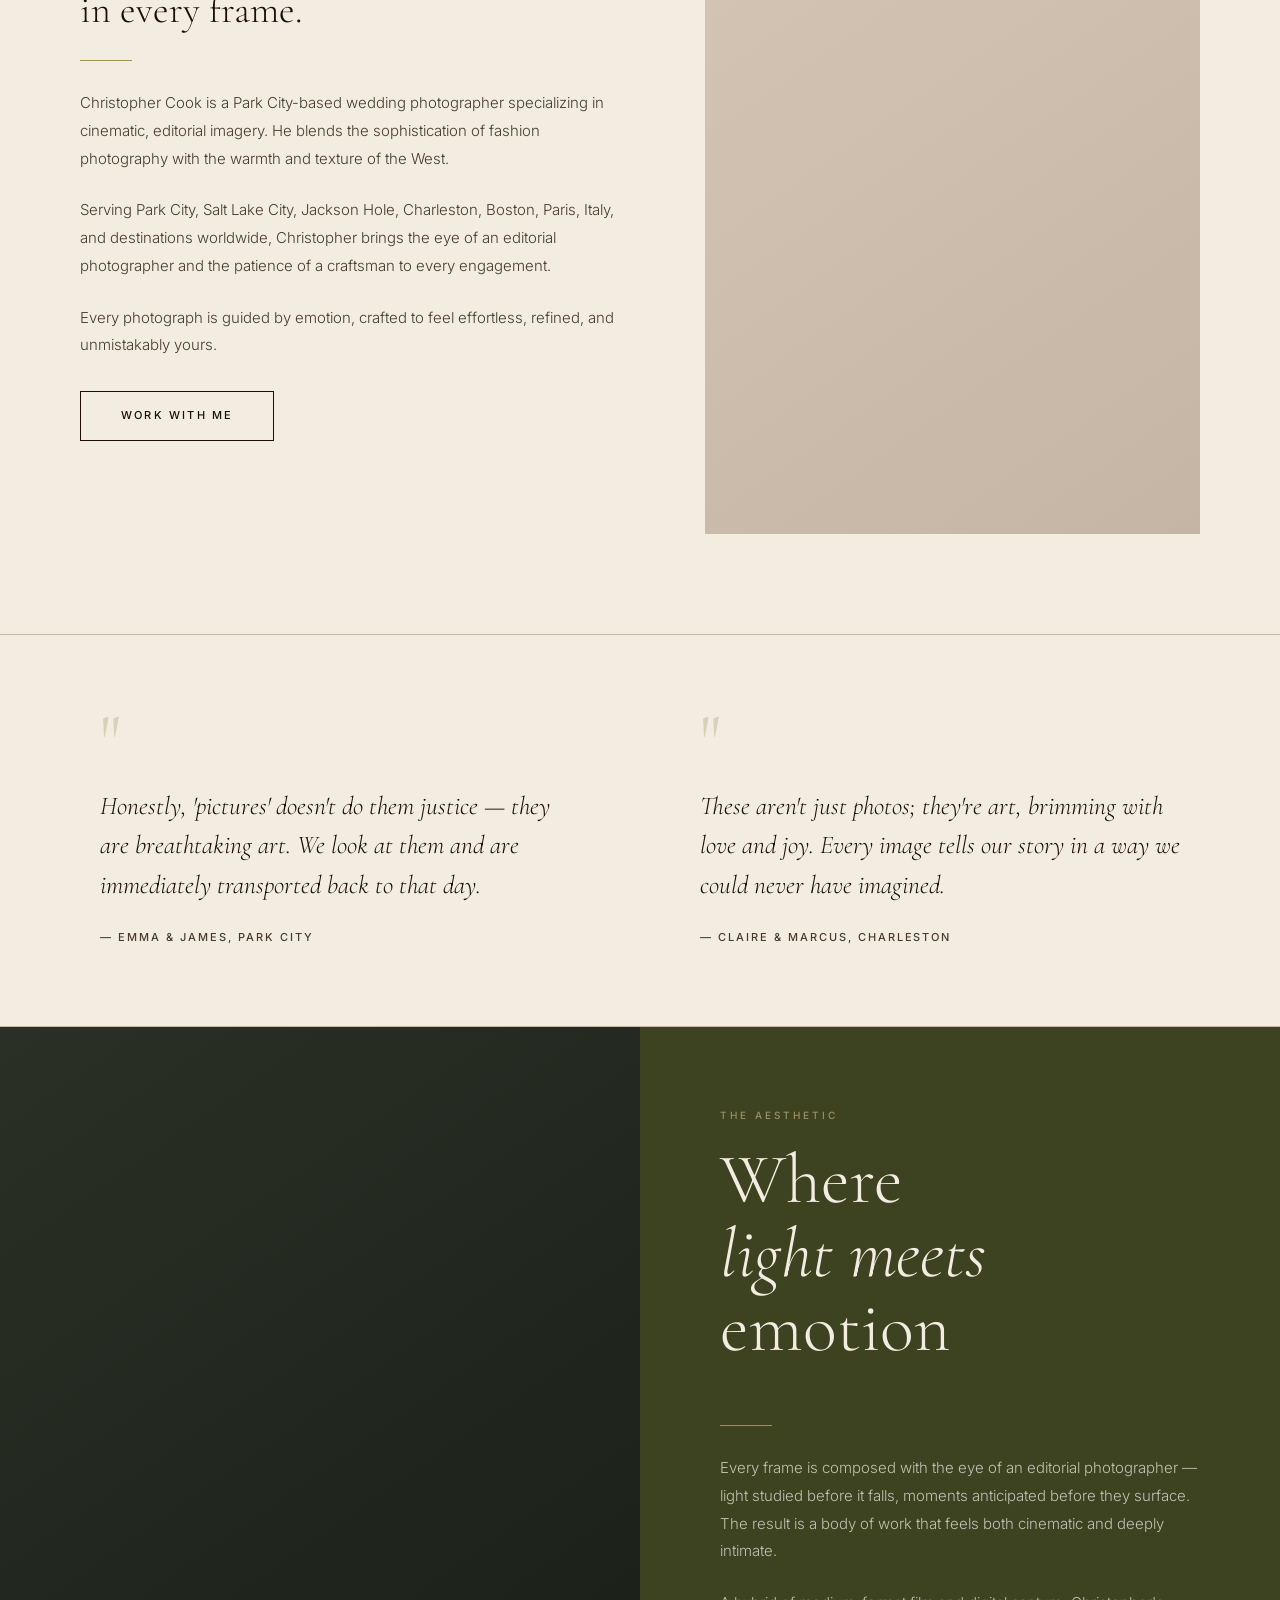
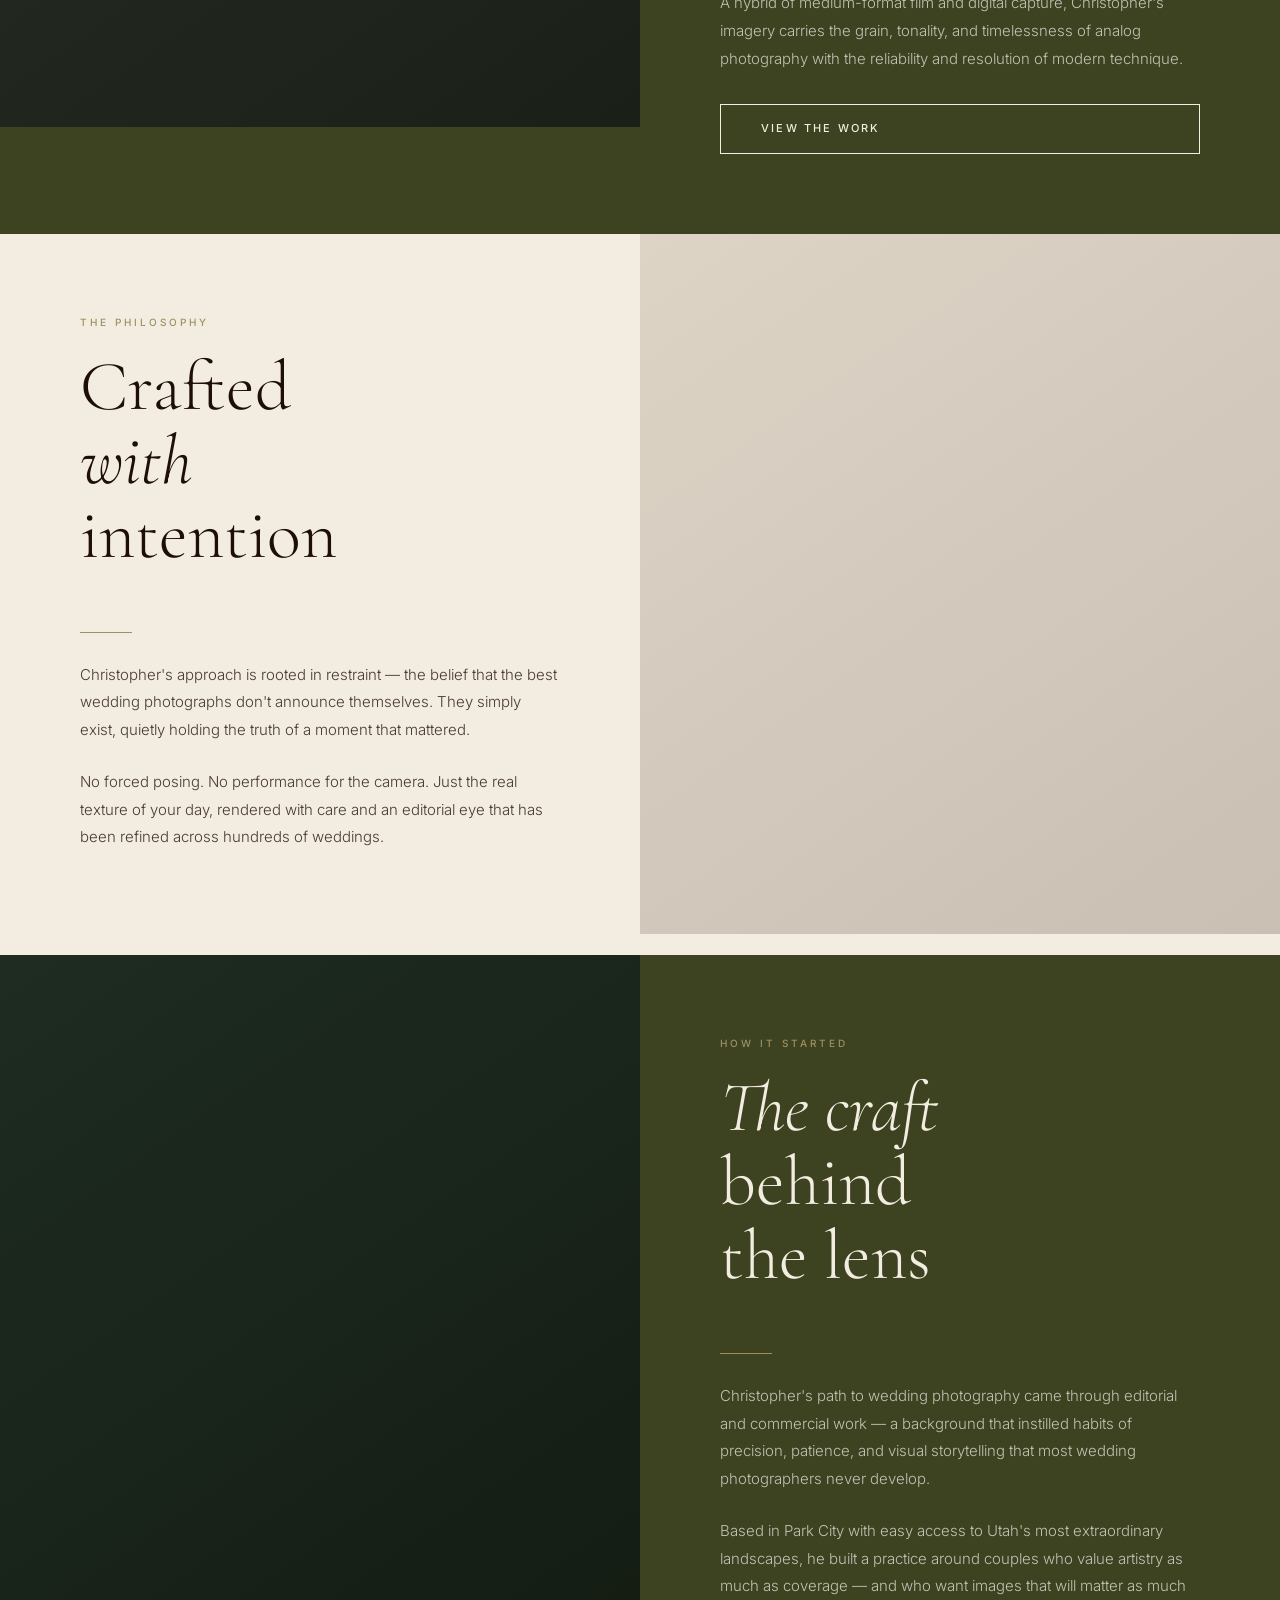
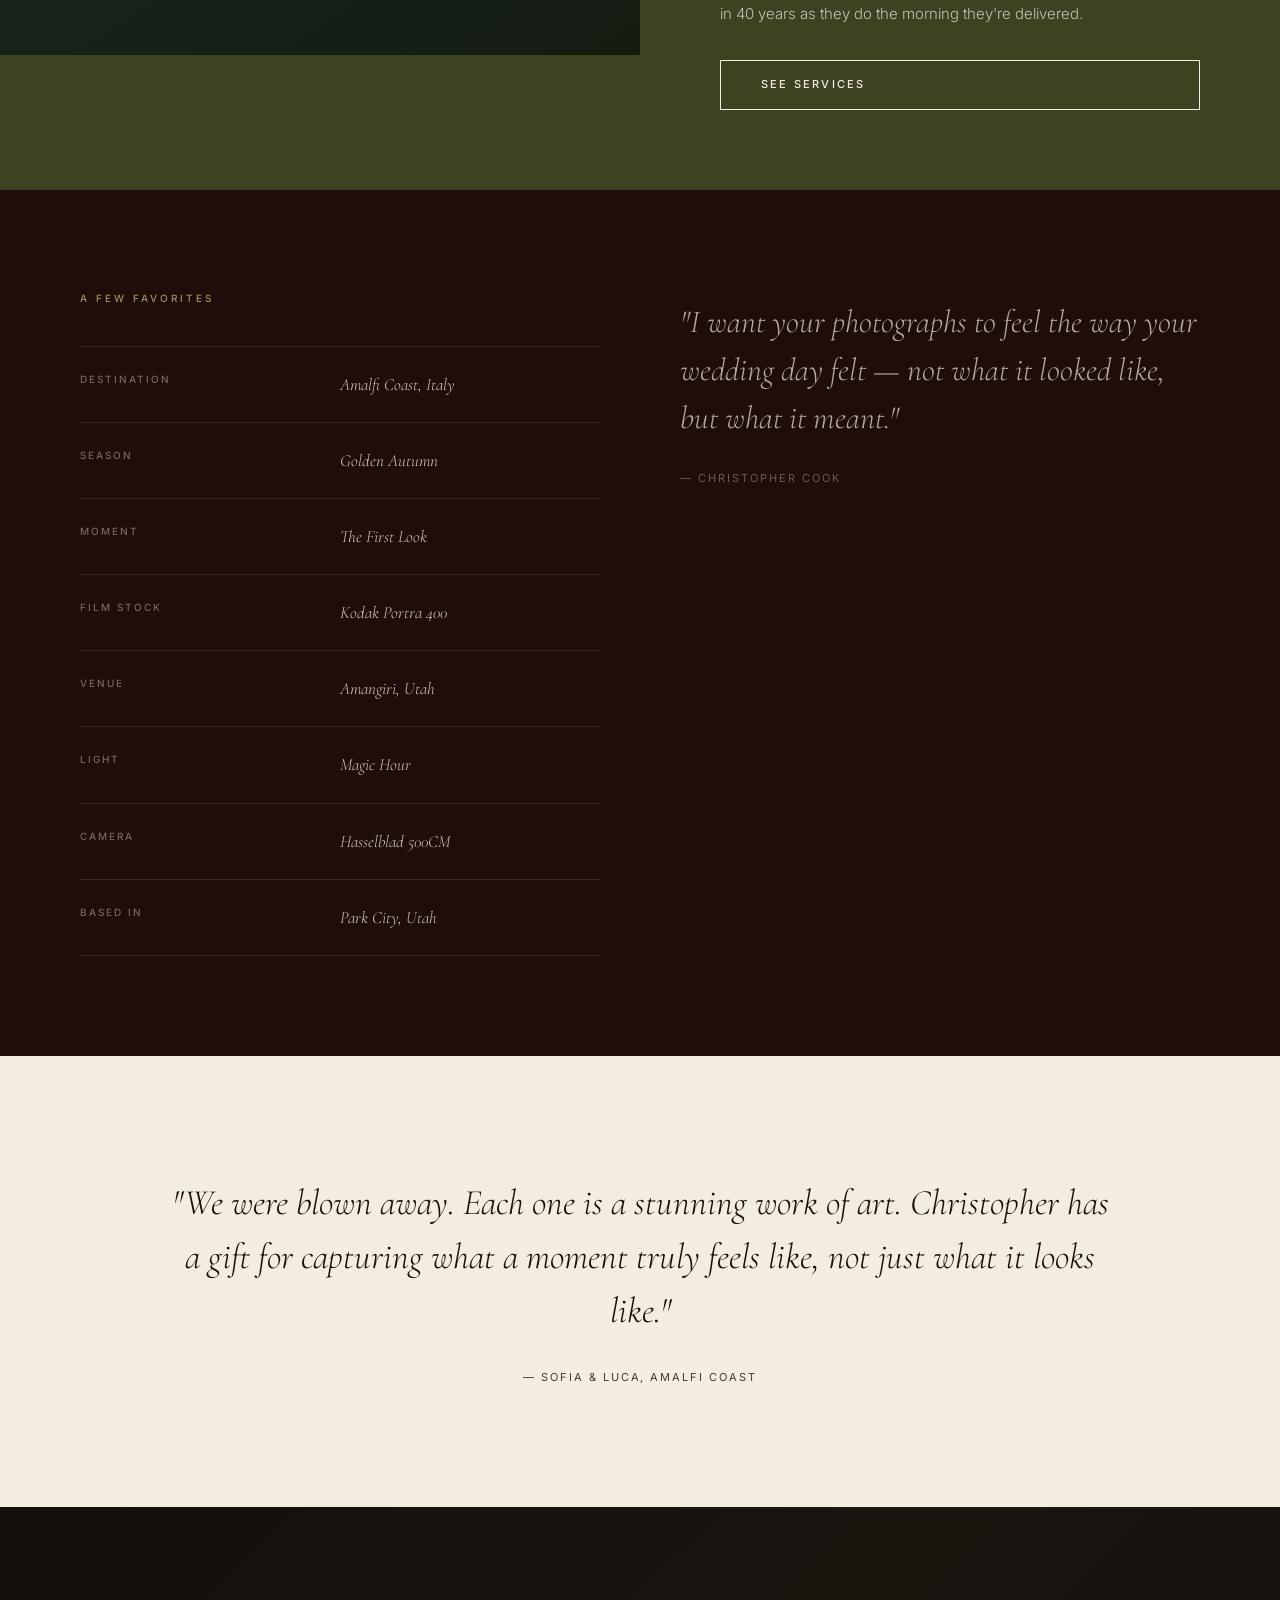
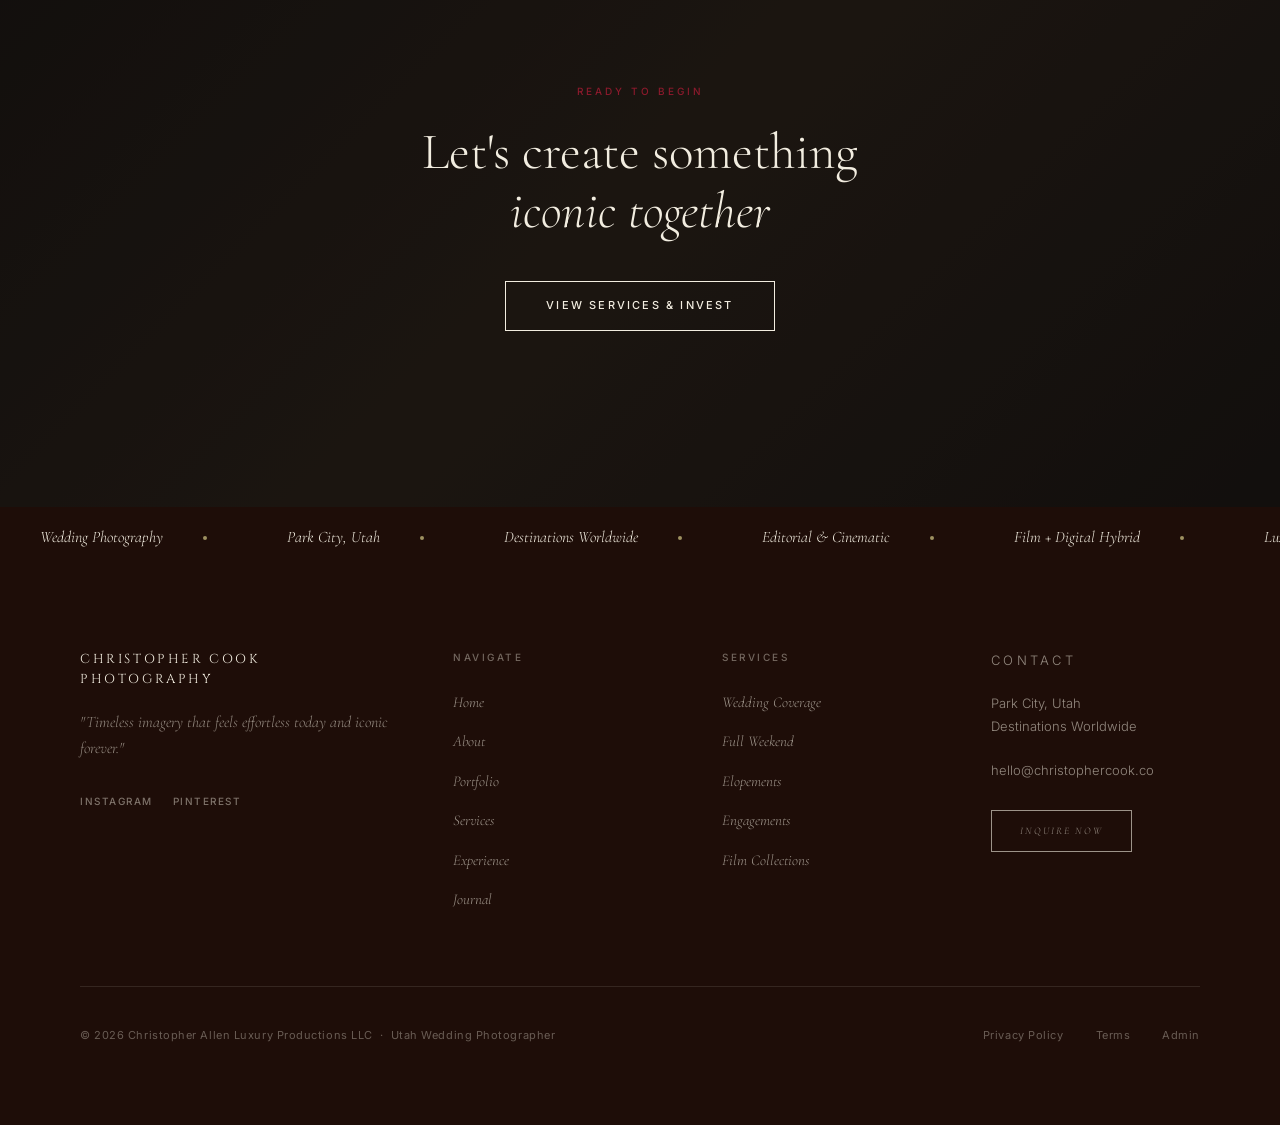
<file: about.html>
<!DOCTYPE html>
<html lang="en">
<head>
  <meta charset="UTF-8" />
  <link rel="icon" type="image/png" href="/favicon.png" />
  <meta name="viewport" content="width=device-width, initial-scale=1.0" />
  <title>About Christopher Cook | Wedding Photographer in Park City, Utah</title>
  <meta name="description" content="Meet Christopher Cook — a Park City-based luxury wedding photographer with an editorial eye. Learn about his cinematic approach, background, and photography philosophy." />
  <link rel="canonical" href="https://christophercook.co/about" />
  <meta property="og:type" content="website" />
  <meta property="og:url" content="https://christophercook.co/about" />
  <meta property="og:site_name" content="Christopher Cook Photography" />
  <meta property="og:title" content="About Christopher Cook | Wedding Photographer in Park City, Utah" />
  <meta property="og:description" content="Meet Christopher Cook — a Park City-based luxury wedding photographer with an editorial eye. Learn about his cinematic approach, background, and photography philosophy." />
  <meta property="og:image" content="https://christophercook.co/og-image.jpg" />
  <meta name="twitter:card" content="summary_large_image" />
  <meta name="twitter:title" content="About Christopher Cook | Wedding Photographer in Park City, Utah" />
  <meta name="twitter:description" content="Meet Christopher Cook — a Park City-based luxury wedding photographer with an editorial eye. Learn about his cinematic approach, background, and photography philosophy." />
  <meta name="twitter:image" content="https://christophercook.co/og-image.jpg" />
  <script type="application/ld+json">
  {"@context":"https://schema.org","@graph":[{"@type":["LocalBusiness","ProfessionalService"],"@id":"https://christophercook.co/#business","name":"Christopher Cook Photography","description":"Luxury editorial wedding photography studio based in Park City, Utah.","url":"https://christophercook.co","email":"hello@christophercook.co","address":{"@type":"PostalAddress","addressLocality":"Park City","addressRegion":"UT","addressCountry":"US"},"areaServed":["Park City, UT","Salt Lake City, UT","Jackson Hole, WY","Charleston, SC","Destinations Worldwide"],"priceRange":"$8500–$12000","image":"https://christophercook.co/og-image.jpg","sameAs":["https://www.instagram.com/christophercookphoto","https://www.pinterest.com/christophercookphoto"]},{"@type":"WebPage","url":"https://christophercook.co/about","name":"About Christopher Cook | Wedding Photographer in Park City, Utah","description":"Meet Christopher Cook — a Park City-based luxury wedding photographer with an editorial eye. Learn about his cinematic approach, background, and photography philosophy.","isPartOf":{"@id":"https://christophercook.co/#business"}}]}
  </script>
  <link rel="preconnect" href="https://fonts.googleapis.com" />
  <link rel="preconnect" href="https://fonts.gstatic.com" crossorigin />
  <link href="https://fonts.googleapis.com/css2?family=Cormorant+Garamond:ital,wght@0,300;0,400;0,500;1,300;1,400&family=Inter:wght@300;400;500&family=Cinzel:wght@400;500&display=swap" rel="stylesheet" />
  <link rel="stylesheet" href="shared.css" />
  <link rel="preconnect" href="https://mmvyplpghfnuacglwhou.supabase.co" />
  <style>
    /* ─── Page Hero ─────────────────────────────────────────── */
    .page-hero {
      padding: 180px 80px 100px;
      text-align: center;
      background: var(--page-bg);
      position: relative;
    }
    .page-hero.has-bg {
      min-height: 70vh;
      display: flex; align-items: center; justify-content: center;
      background: #1a1a1a;
    }
    .page-hero-bg {
      position: absolute; inset: 0;
      background-size: cover; background-position: center;
    }
    .page-hero-overlay {
      position: absolute; inset: 0;
      background: rgba(0,0,0,.4);
    }
    .page-hero-content {
      position: relative; z-index: 1;
    }
    .page-hero.has-bg .page-hero-eyebrow { color: var(--blush); }
    .page-hero.has-bg .page-hero-title { color: var(--cream); }
    .page-hero.has-bg .page-hero-sub { color: rgba(249,249,245,.7); }
    .page-hero-eyebrow {
      font-family: var(--sans); font-size: 10px; letter-spacing: .3em;
      text-transform: uppercase; font-weight: 500; color: var(--accent);
      margin-bottom: 24px;
    }
    .page-hero-title {
      font-family: var(--serif); font-size: clamp(60px, 8vw, 120px);
      font-weight: 300; line-height: 1.0; letter-spacing: -.01em;
    }
    .page-hero-title em { font-style: italic; }
    .page-hero-sub {
      font-family: var(--sans); font-size: 12px; letter-spacing: .2em;
      text-transform: uppercase; color: var(--page-fg-mid); margin-top: 28px; font-weight: 300;
    }

    /* ─── Staggered Gallery ─────────────────────────────────── */
    .stag-gallery {
      position: relative; height: 640px; overflow: hidden;
      margin: 0 80px 0;
    }
    .stag-img {
      position: absolute; overflow: hidden;
    }
    .stag-img-placeholder { width: 100%; height: 100%; }
    .stag-img-1 { width: 42%; height: 88%; top: 6%; left: 0; z-index: 1; }
    .stag-img-1 .stag-img-placeholder { background: linear-gradient(160deg, #cfc3b0 0%, #b5a99c 100%); }
    .stag-img-2 { width: 36%; height: 70%; top: 0; left: 36%; z-index: 3; box-shadow: 0 20px 60px rgba(0,0,0,.15); }
    .stag-img-2 .stag-img-placeholder { background: linear-gradient(160deg, #d6ccbf 0%, #c4bbb0 100%); }
    .stag-img-3 { width: 30%; height: 60%; top: 30%; right: 0; z-index: 2; }
    .stag-img-3 .stag-img-placeholder { background: linear-gradient(160deg, #c8beb5 0%, #b8afa8 100%); }

    /* ─── Bio Split ─────────────────────────────────────────── */
    .bio-split {
      display: grid; grid-template-columns: 1.1fr 1fr; gap: 80px;
      max-width: 1400px; margin: 0 auto; padding: 100px 80px;
      align-items: center;
    }
    .bio-split-right {
      display: flex; flex-direction: column; gap: 40px;
      align-items: flex-start;
    }
    .bio-portrait { width: 100%; aspect-ratio: 3 / 4; overflow: hidden; }
    .bio-portrait-img { width: 100%; height: 100%; background: linear-gradient(145deg,#d4c5b5 0%,#c4b5a5 100%); }
    .bio-aside-quote {
      font-family: var(--serif); font-size: 20px; font-style: italic;
      font-weight: 300; line-height: 1.6; color: var(--page-fg-mid);
      border-left: 2px solid var(--accent); padding-left: 24px;
    }

    /* ─── Double Quotes ─────────────────────────────────────── */
    .double-quotes {
      background: var(--page-bg);
      border-top: 1px solid var(--page-border);
      border-bottom: 1px solid var(--page-border);
      padding: 80px;
    }
    .double-quotes-inner {
      max-width: 1200px; margin: 0 auto;
      display: grid; grid-template-columns: 1fr 1fr; gap: 80px;
    }
    .dq-item { padding: 0 20px; }
    .dq-mark { font-family: var(--serif); font-size: 72px; line-height: .7; color: var(--accent); opacity: .3; margin-bottom: 20px; }
    .dq-text { font-family: var(--serif); font-size: clamp(20px,2vw,28px); font-style: italic; font-weight: 300; line-height: 1.55; color: var(--page-fg); margin-bottom: 24px; }
    .dq-author { font-family: var(--sans); font-size: 11px; letter-spacing: .18em; text-transform: uppercase; font-weight: 500; color: var(--page-fg-mid); }

    /* ─── Split Section (reusable) ──────────────────────────── */
    .split-section {
      display: grid; grid-template-columns: 1fr 1fr;
      min-height: 700px;
    }
    .split-section.reverse .split-img  { order: 2; }
    .split-section.reverse .split-text { order: 1; }
    .split-img { overflow: hidden; position: relative; height: 700px; }
    .split-img-placeholder { width: 100%; height: 100%; }
    .split-text {
      display: flex; flex-direction: column; justify-content: center;
      padding: 80px;
    }
    .split-section.dark { background: var(--forest); color: var(--cream); }
    .split-section.light { background: var(--page-bg); }
    .split-section.dark .section-body { color: rgba(249,249,245,.7); }

    .split-large-heading {
      font-family: var(--serif); font-size: clamp(44px, 5.5vw, 88px);
      font-weight: 300; line-height: 1.05; margin-bottom: 32px;
    }
    .split-large-heading em { font-style: italic; }

    /* ─── Favorites ─────────────────────────────────────────── */
    .favorites {
      background: var(--dark); color: var(--cream);
      padding: 100px 80px;
    }
    .favorites-inner {
      max-width: 1400px; margin: 0 auto;
      display: grid; grid-template-columns: 1fr 1fr; gap: 80px; align-items: start;
    }
    .favorites-list { display: flex; flex-direction: column; gap: 0; }
    .fav-item {
      display: grid; grid-template-columns: 1fr 1fr;
      padding: 24px 0; border-bottom: 1px solid rgba(249,249,245,.1);
    }
    .fav-item:first-child { border-top: 1px solid rgba(249,249,245,.1); }
    .fav-label { font-family: var(--sans); font-size: 10px; letter-spacing: .2em; text-transform: uppercase; font-weight: 500; opacity: .4; }
    .fav-value { font-family: var(--serif); font-size: 17px; font-style: italic; font-weight: 300; opacity: .85; }
    .favorites-quote {
      font-family: var(--serif); font-size: clamp(26px, 2.5vw, 38px); font-style: italic;
      font-weight: 300; line-height: 1.5; opacity: .7;
      padding-top: 8px;
    }
    .favorites-quote-attr { font-family: var(--sans); font-size: 11px; letter-spacing: .18em; text-transform: uppercase; opacity: .35; margin-top: 28px; }

    /* ─── Large Testimonial ─────────────────────────────────── */
    .large-quote-section {
      padding: 120px 80px;
      background: var(--page-bg);
      text-align: center;
    }
    .large-quote-text {
      font-family: var(--serif); font-size: clamp(24px, 2.8vw, 42px); font-style: italic;
      font-weight: 300; line-height: 1.5; max-width: 940px; margin: 0 auto 32px;
      color: var(--page-fg);
    }
    .large-quote-attr { font-family: var(--sans); font-size: 11px; letter-spacing: .18em; text-transform: uppercase; color: var(--page-fg-mid); }

    /* ─── Responsive ─────────────────────────────────────────── */
    @media (max-width: 1024px) {
      .page-hero { padding: 140px 28px 80px; }
      .stag-gallery { margin: 0 28px; height: 480px; }
      .stag-img-1 { width: 55%; }
      .stag-img-2 { width: 48%; left: 30%; }
      .stag-img-3 { display: none; }
      .bio-split { grid-template-columns: 1fr; padding: 80px 28px; gap: 48px; }
      .double-quotes { padding: 60px 28px; }
      .double-quotes-inner { grid-template-columns: 1fr; gap: 48px; }
      .split-section { grid-template-columns: 1fr; min-height: auto; }
      .split-section.reverse .split-img  { order: 0; }
      .split-section.reverse .split-text { order: 1; }
      .split-img { height: 400px; }
      .split-text { padding: 60px 28px; }
      .favorites { padding: 80px 28px; }
      .favorites-inner { grid-template-columns: 1fr; gap: 60px; }
      .large-quote-section { padding: 80px 28px; }
    }
  </style>
</head>
<body>

  <!-- ═══ NAV ═════════════════════════════════════════════════ -->
  <nav class="nav nav-dark" id="mainNav">
    <a href="index.html" class="nav-logo">Christopher Cook Photography</a>
    <ul class="nav-links">
      <li><a href="index.html">Home</a></li>
      <li><a href="about.html" class="active">About</a></li>
      <li><a href="portfolio.html">Portfolio</a></li>
      <li><a href="services.html">Services</a></li>
      <li><a href="experience.html">Experience</a></li>
      <li><a href="journal.html">Journal</a></li>
    </ul>
    <a href="contact.html" class="nav-inquire">Inquire</a>
    <div class="nav-hamburger" id="hamburger">
      <span></span><span></span><span></span>
    </div>
  </nav>

  <div class="nav-overlay" id="navOverlay">
    <button class="nav-overlay-close" id="overlayClose">✕</button>
    <ul class="nav-overlay-links">
      <li><a href="index.html"    onclick="closeOverlay()">Home</a></li>
      <li><a href="about.html"    onclick="closeOverlay()">About</a></li>
      <li><a href="portfolio.html" onclick="closeOverlay()">Portfolio</a></li>
      <li><a href="services.html" onclick="closeOverlay()">Services</a></li>
      <li><a href="experience.html">Experience</a></li>
      <li><a href="journal.html" onclick="closeOverlay()">Journal</a></li>
      <li><a href="contact.html" onclick="closeOverlay()">Inquire</a></li>
    </ul>
  </div>


  <!-- ═══ PAGE HERO ════════════════════════════════════════════ -->
  <section class="page-hero has-bg">
    <div class="page-hero-bg" data-slot="about-hero-bg"></div>
    <div class="page-hero-overlay"></div>
    <div class="page-hero-content">
      <p class="page-hero-eyebrow" data-copy="about-hero-eyebrow">The Photographer</p>
      <h1 class="page-hero-title" data-copy="about-hero-title">About<br /><em>Christopher</em></h1>
      <p class="page-hero-sub" data-copy="about-hero-sub">Park City, Utah &nbsp;·&nbsp; Destinations Worldwide</p>
    </div>
  </section>


  <!-- ═══ STAGGERED GALLERY ════════════════════════════════════ -->
  <div class="stag-gallery">
    <div class="stag-img stag-img-1">
      <div class="stag-img-placeholder" data-slot="about-gallery-1"></div>
    </div>
    <div class="stag-img stag-img-2">
      <div class="stag-img-placeholder" data-slot="about-gallery-2"></div>
    </div>
    <div class="stag-img stag-img-3">
      <div class="stag-img-placeholder" data-slot="about-gallery-3"></div>
    </div>
  </div>


  <!-- ═══ BIO SPLIT ════════════════════════════════════════════ -->
  <div class="bio-split">
    <div>
      <p class="section-eyebrow" data-copy="about-bio-eyebrow">About Christopher</p>
      <h2 class="section-heading" data-copy="about-bio-heading">Feel deeply seen.<br /><em>Live beautifully</em><br />in every frame.</h2>
      <div class="section-rule"></div>
      <p class="section-body" data-copy="about-bio-body1">Christopher Cook is a Park City-based wedding photographer specializing in cinematic, editorial imagery. He blends the sophistication of fashion photography with the warmth and texture of the West.</p>
      <p class="section-body" data-copy="about-bio-body2">Serving Park City, Salt Lake City, Jackson Hole, Charleston, Boston, Paris, Italy, and destinations worldwide, Christopher brings the eye of an editorial photographer and the patience of a craftsman to every engagement.</p>
      <p class="section-body" data-copy="about-bio-body3">Every photograph is guided by emotion, crafted to feel effortless, refined, and unmistakably yours.</p>
      <a href="services.html" class="btn btn-dark" style="margin-top:8px;">Work With Me</a>
    </div>
    <div class="bio-split-right">
      <p class="bio-aside-quote" data-copy="about-bio-aside">"Timeless, cinematic imagery for couples who move through the world with intention and style."</p>
      <div class="bio-portrait">
        <div class="bio-portrait-img" data-slot="about-bio-img"></div>
      </div>
    </div>
  </div>


  <!-- ═══ DOUBLE TESTIMONIALS ══════════════════════════════════ -->
  <div class="double-quotes">
    <div class="double-quotes-inner">
      <div class="dq-item">
        <div class="dq-mark">"</div>
        <p class="dq-text" data-copy="about-dq1-text">Honestly, 'pictures' doesn't do them justice — they are breathtaking art. We look at them and are immediately transported back to that day.</p>
        <p class="dq-author" data-copy="about-dq1-author">— Emma &amp; James, Park City</p>
      </div>
      <div class="dq-item">
        <div class="dq-mark">"</div>
        <p class="dq-text" data-copy="about-dq2-text">These aren't just photos; they're art, brimming with love and joy. Every image tells our story in a way we could never have imagined.</p>
        <p class="dq-author" data-copy="about-dq2-author">— Claire &amp; Marcus, Charleston</p>
      </div>
    </div>
  </div>


  <!-- ═══ DARK SPLIT — Where Light Meets Emotion ═══════════════ -->
  <div class="split-section dark">
    <div class="split-img">
      <div class="stag-img-placeholder" style="background:linear-gradient(145deg,#2a3025 0%,#1a2018 100%);" data-slot="about-dark-img"></div>
    </div>
    <div class="split-text">
      <p class="section-eyebrow" style="color:var(--accent);" data-copy="about-aesthetic-eyebrow">The Aesthetic</p>
      <h2 class="split-large-heading" data-copy="about-aesthetic-heading">Where<br /><em>light meets</em><br />emotion</h2>
      <div class="section-rule"></div>
      <p class="section-body" data-copy="about-aesthetic-body1">Every frame is composed with the eye of an editorial photographer — light studied before it falls, moments anticipated before they surface. The result is a body of work that feels both cinematic and deeply intimate.</p>
      <p class="section-body" data-copy="about-aesthetic-body2">A hybrid of medium-format film and digital capture, Christopher's imagery carries the grain, tonality, and timelessness of analog photography with the reliability and resolution of modern technique.</p>
      <a href="portfolio.html" class="btn btn-light" style="margin-top:8px;">View the Work</a>
    </div>
  </div>


  <!-- ═══ LIGHT SPLIT — The Philosophy ════════════════════════ -->
  <div class="split-section light reverse">
    <div class="split-img">
      <div class="stag-img-placeholder" style="background:linear-gradient(145deg,#ddd4c6 0%,#c9bfb3 100%);" data-slot="about-light-img"></div>
    </div>
    <div class="split-text">
      <p class="section-eyebrow" data-copy="about-philosophy-eyebrow">The Philosophy</p>
      <h2 class="split-large-heading" data-copy="about-philosophy-heading">Crafted<br /><em>with</em><br />intention</h2>
      <div class="section-rule"></div>
      <p class="section-body" data-copy="about-philosophy-body1">Christopher's approach is rooted in restraint — the belief that the best wedding photographs don't announce themselves. They simply exist, quietly holding the truth of a moment that mattered.</p>
      <p class="section-body" data-copy="about-philosophy-body2">No forced posing. No performance for the camera. Just the real texture of your day, rendered with care and an editorial eye that has been refined across hundreds of weddings.</p>
    </div>
  </div>


  <!-- ═══ STORY SPLIT ══════════════════════════════════════════ -->
  <div class="split-section dark">
    <div class="split-img">
      <div class="stag-img-placeholder" style="background:linear-gradient(145deg,#1e2c22 0%,#141c12 100%);" data-slot="about-story-img"></div>
    </div>
    <div class="split-text">
      <p class="section-eyebrow" style="color:var(--accent);" data-copy="about-story-eyebrow">How It Started</p>
      <h2 class="split-large-heading" data-copy="about-story-heading"><em>The craft</em><br />behind<br />the lens</h2>
      <div class="section-rule"></div>
      <p class="section-body" data-copy="about-story-body1">Christopher's path to wedding photography came through editorial and commercial work — a background that instilled habits of precision, patience, and visual storytelling that most wedding photographers never develop.</p>
      <p class="section-body" data-copy="about-story-body2">Based in Park City with easy access to Utah's most extraordinary landscapes, he built a practice around couples who value artistry as much as coverage — and who want images that will matter as much in 40 years as they do the morning they're delivered.</p>
      <a href="services.html" class="btn btn-light" style="margin-top:8px;">See Services</a>
    </div>
  </div>


  <!-- ═══ A FEW FAVORITES ══════════════════════════════════════ -->
  <div class="favorites">
    <div class="favorites-inner">
      <div>
        <p class="section-eyebrow" style="color:var(--accent);margin-bottom:40px;">A Few Favorites</p>
        <div class="favorites-list">
          <div class="fav-item">
            <span class="fav-label">Destination</span>
            <span class="fav-value" data-copy="about-fav-destination">Amalfi Coast, Italy</span>
          </div>
          <div class="fav-item">
            <span class="fav-label">Season</span>
            <span class="fav-value" data-copy="about-fav-season">Golden Autumn</span>
          </div>
          <div class="fav-item">
            <span class="fav-label">Moment</span>
            <span class="fav-value" data-copy="about-fav-moment">The First Look</span>
          </div>
          <div class="fav-item">
            <span class="fav-label">Film Stock</span>
            <span class="fav-value" data-copy="about-fav-film">Kodak Portra 400</span>
          </div>
          <div class="fav-item">
            <span class="fav-label">Venue</span>
            <span class="fav-value" data-copy="about-fav-venue">Amangiri, Utah</span>
          </div>
          <div class="fav-item">
            <span class="fav-label">Light</span>
            <span class="fav-value" data-copy="about-fav-light">Magic Hour</span>
          </div>
          <div class="fav-item">
            <span class="fav-label">Camera</span>
            <span class="fav-value" data-copy="about-fav-camera">Hasselblad 500CM</span>
          </div>
          <div class="fav-item">
            <span class="fav-label">Based In</span>
            <span class="fav-value" data-copy="about-fav-based">Park City, Utah</span>
          </div>
        </div>
      </div>
      <div>
        <p class="favorites-quote" data-copy="about-fav-quote">"I want your photographs to feel the way your wedding day felt — not what it looked like, but what it meant."</p>
        <p class="favorites-quote-attr">— Christopher Cook</p>
      </div>
    </div>
  </div>


  <!-- ═══ LARGE TESTIMONIAL ════════════════════════════════════ -->
  <div class="large-quote-section">
    <p class="large-quote-text" data-copy="about-large-quote-text">"We were blown away. Each one is a stunning work of art. Christopher has a gift for capturing what a moment truly feels like, not just what it looks like."</p>
    <p class="large-quote-attr" data-copy="about-large-quote-author">— Sofia &amp; Luca, Amalfi Coast</p>
  </div>


  <!-- ═══ CTA ══════════════════════════════════════════════════ -->
  <section class="cta" id="inquire">
    <div class="cta-bg" data-slot="about-cta-bg"></div>
    <div class="cta-overlay"></div>
    <div class="cta-content">
      <p class="cta-eyebrow" data-copy="about-cta-eyebrow">Ready to Begin</p>
      <h2 class="cta-heading" data-copy="about-cta-heading">Let's create something<br /><em>iconic together</em></h2>
      <a href="services.html" class="btn btn-light">View Services &amp; Invest</a>
    </div>
  </section>


  <!-- ═══ MARQUEE ══════════════════════════════════════════════ -->
  <div class="marquee-bar">
    <div class="marquee-track">
      <span class="marquee-item">Wedding Photography <span class="marquee-dot"></span></span>
      <span class="marquee-item">Park City, Utah <span class="marquee-dot"></span></span>
      <span class="marquee-item">Destinations Worldwide <span class="marquee-dot"></span></span>
      <span class="marquee-item">Editorial &amp; Cinematic <span class="marquee-dot"></span></span>
      <span class="marquee-item">Film + Digital Hybrid <span class="marquee-dot"></span></span>
      <span class="marquee-item">Luxury Wedding Photographer <span class="marquee-dot"></span></span>
      <span class="marquee-item">Wedding Photography <span class="marquee-dot"></span></span>
      <span class="marquee-item">Park City, Utah <span class="marquee-dot"></span></span>
      <span class="marquee-item">Destinations Worldwide <span class="marquee-dot"></span></span>
      <span class="marquee-item">Editorial &amp; Cinematic <span class="marquee-dot"></span></span>
      <span class="marquee-item">Film + Digital Hybrid <span class="marquee-dot"></span></span>
      <span class="marquee-item">Luxury Wedding Photographer <span class="marquee-dot"></span></span>
    </div>
  </div>


  <!-- ═══ FOOTER ════════════════════════════════════════════════ -->
  <footer class="footer">
    <div class="footer-inner">
      <div>
        <p class="footer-brand-name">Christopher Cook Photography</p>
        <p class="footer-tagline">"Timeless imagery that feels effortless today and iconic forever."</p>
        <div class="footer-social">
          <a href="#">Instagram</a>
          <a href="#">Pinterest</a>
        </div>
      </div>
      <div class="footer-col">
        <p class="footer-col-title">Navigate</p>
        <ul>
          <li><a href="index.html">Home</a></li>
          <li><a href="about.html">About</a></li>
          <li><a href="portfolio.html">Portfolio</a></li>
          <li><a href="services.html">Services</a></li>
          <li><a href="experience.html">Experience</a></li>
          <li><a href="journal.html">Journal</a></li>
        </ul>
      </div>
      <div class="footer-col">
        <p class="footer-col-title">Services</p>
        <ul>
          <li><a href="services.html">Wedding Coverage</a></li>
          <li><a href="services.html">Full Weekend</a></li>
          <li><a href="services.html">Elopements</a></li>
          <li><a href="services.html">Engagements</a></li>
          <li><a href="services.html">Film Collections</a></li>
        </ul>
      </div>
      <div class="footer-col footer-col-contact">
        <p class="footer-col-title">Contact</p>
        <p>Park City, Utah<br />Destinations Worldwide</p>
        <p>hello@christophercook.co</p>
        <a href="services.html#inquire" class="btn btn-light" style="display:inline-block;font-size:10px;padding:12px 28px;margin-top:8px;">Inquire Now</a>
      </div>
    </div>
    <div class="footer-bottom">
      <p class="footer-copy">© 2026 Christopher Allen Luxury Productions LLC &nbsp;·&nbsp; Utah Wedding Photographer</p>
      <div class="footer-bottom-links">
        <a href="#">Privacy Policy</a>
        <a href="#">Terms</a>
        <a href="admin.html">Admin</a>
      </div>
    </div>
  </footer>

  <script src="shared.js" defer></script>
  <script>
    initFadeIn('.bio-split, .double-quotes, .split-section, .favorites, .large-quote-section, .cta-content');
  </script>
</body>
</html>
</file>
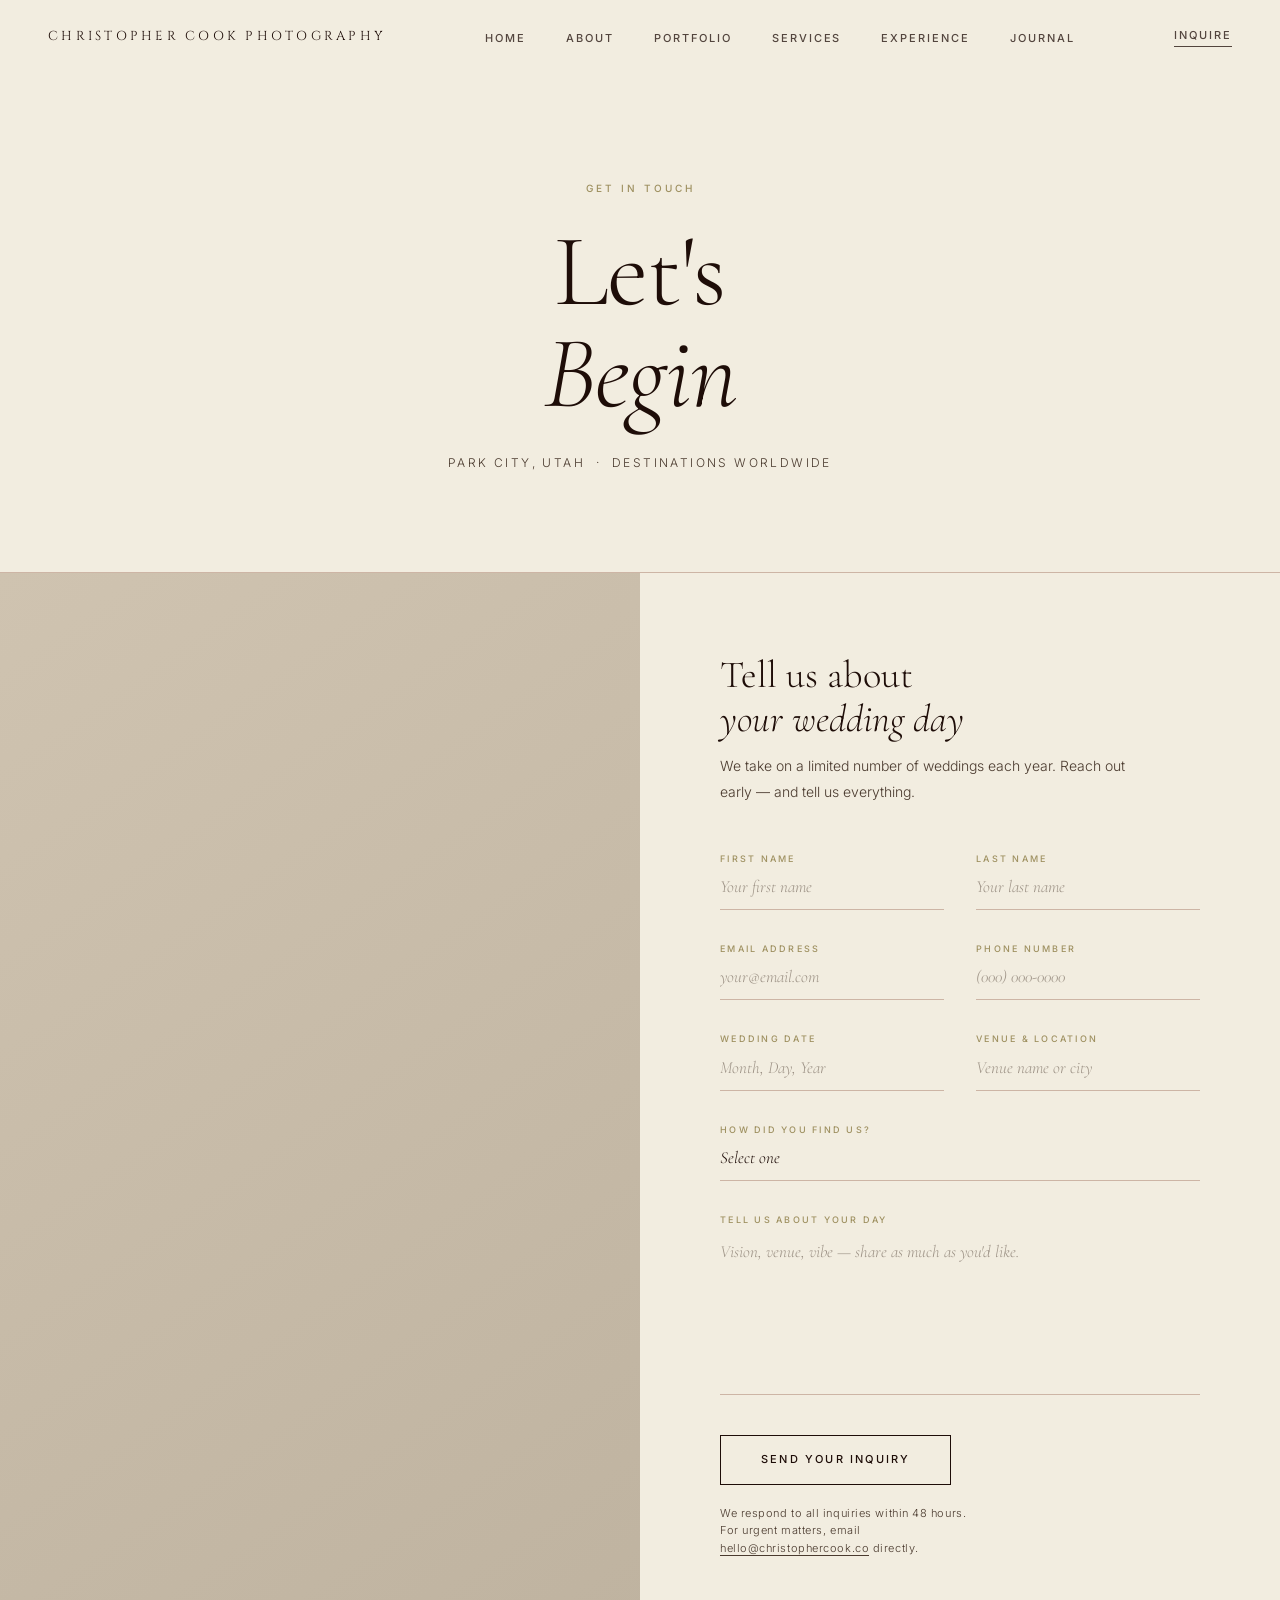
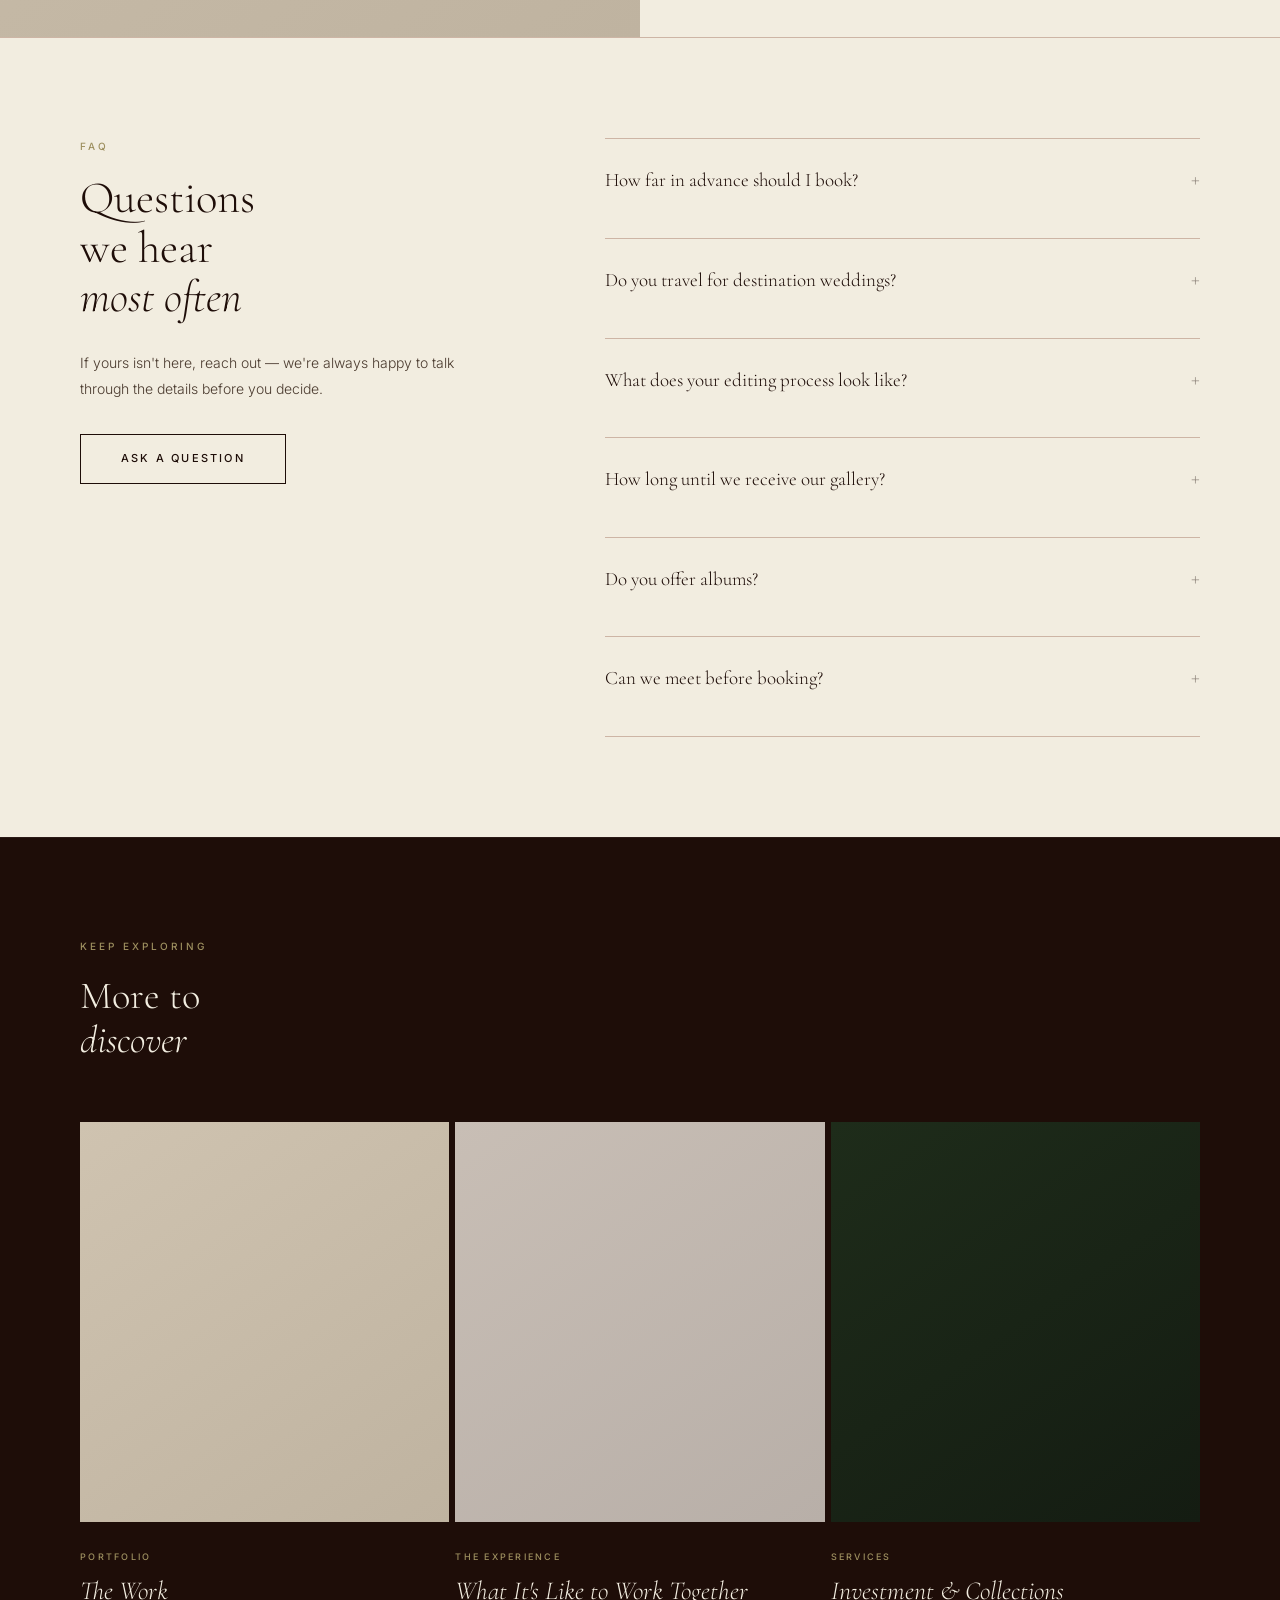
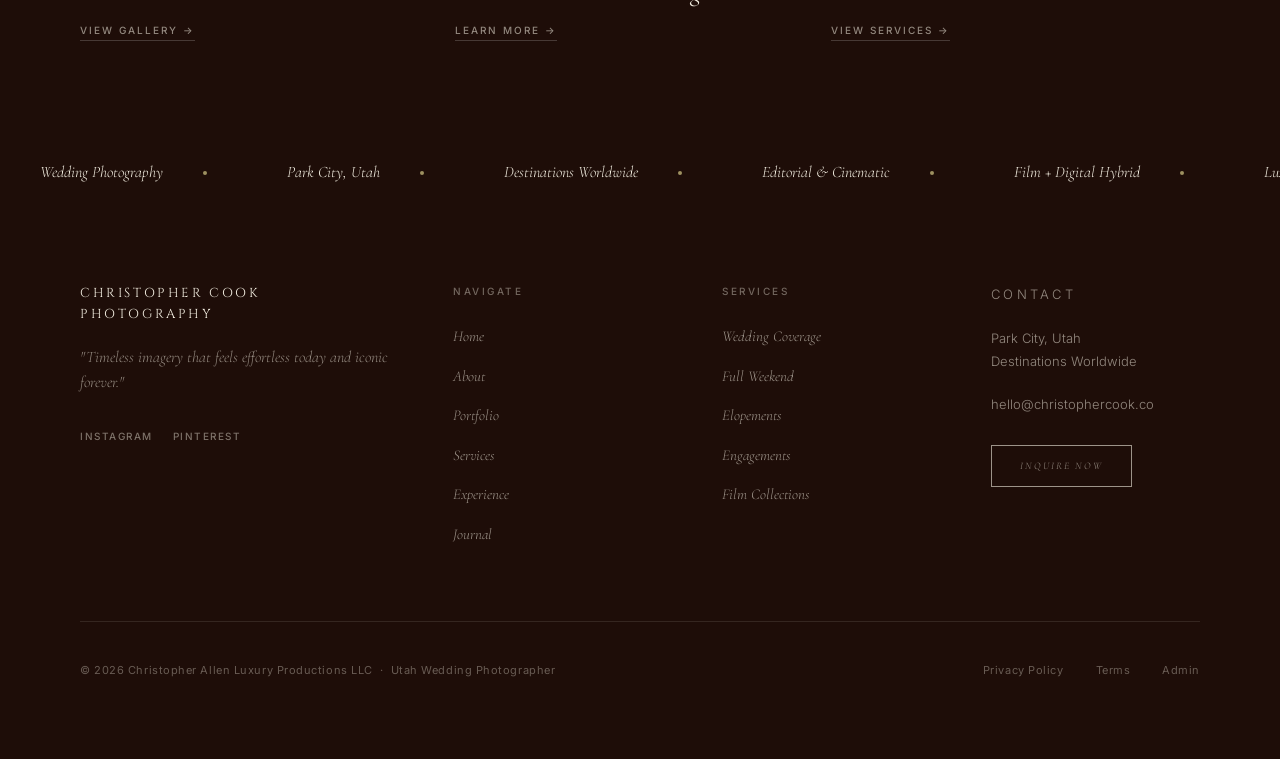
<file: contact.html>
<!DOCTYPE html>
<html lang="en">
<head>
  <meta charset="UTF-8" />
  <link rel="icon" type="image/png" href="/favicon.png" />
  <meta name="viewport" content="width=device-width, initial-scale=1.0" />
  <title>Contact Christopher Cook | Book a Wedding Photographer in Utah</title>
  <meta name="description" content="Reach out to Christopher Cook Photography to check availability for your wedding date. Serving Park City, Salt Lake City, Jackson Hole, and destinations worldwide." />
  <link rel="canonical" href="https://christophercook.co/contact" />
  <meta property="og:type" content="website" />
  <meta property="og:url" content="https://christophercook.co/contact" />
  <meta property="og:site_name" content="Christopher Cook Photography" />
  <meta property="og:title" content="Contact Christopher Cook | Book a Wedding Photographer in Utah" />
  <meta property="og:description" content="Reach out to Christopher Cook Photography to check availability for your wedding date. Serving Park City, Salt Lake City, Jackson Hole, and destinations worldwide." />
  <meta property="og:image" content="https://christophercook.co/og-image.jpg" />
  <meta name="twitter:card" content="summary_large_image" />
  <meta name="twitter:title" content="Contact Christopher Cook | Book a Wedding Photographer in Utah" />
  <meta name="twitter:description" content="Reach out to Christopher Cook Photography to check availability for your wedding date. Serving Park City, Salt Lake City, Jackson Hole, and destinations worldwide." />
  <meta name="twitter:image" content="https://christophercook.co/og-image.jpg" />
  <script type="application/ld+json">
  {"@context":"https://schema.org","@graph":[{"@type":["LocalBusiness","ProfessionalService"],"@id":"https://christophercook.co/#business","name":"Christopher Cook Photography","description":"Luxury editorial wedding photography studio based in Park City, Utah.","url":"https://christophercook.co","email":"hello@christophercook.co","address":{"@type":"PostalAddress","addressLocality":"Park City","addressRegion":"UT","addressCountry":"US"},"areaServed":["Park City, UT","Salt Lake City, UT","Jackson Hole, WY","Charleston, SC","Destinations Worldwide"],"priceRange":"$8500–$12000","image":"https://christophercook.co/og-image.jpg","sameAs":["https://www.instagram.com/christophercookphoto","https://www.pinterest.com/christophercookphoto"]},{"@type":"WebPage","url":"https://christophercook.co/contact","name":"Contact Christopher Cook | Book a Wedding Photographer in Utah","description":"Reach out to Christopher Cook Photography to check availability for your wedding date. Serving Park City, Salt Lake City, Jackson Hole, and destinations worldwide.","isPartOf":{"@id":"https://christophercook.co/#business"}}]}
  </script>
  <link rel="preconnect" href="https://fonts.googleapis.com" />
  <link rel="preconnect" href="https://fonts.gstatic.com" crossorigin />
  <link href="https://fonts.googleapis.com/css2?family=Cormorant+Garamond:ital,wght@0,300;0,400;0,500;1,300;1,400&family=Inter:wght@300;400;500&family=Cinzel:wght@400;500&display=swap" rel="stylesheet" />
  <link rel="stylesheet" href="shared.css" />
  <link rel="preconnect" href="https://mmvyplpghfnuacglwhou.supabase.co" />
  <style>
    /* ─── Page Hero ─────────────────────────────────────────── */
    .page-hero {
      padding: 180px 80px 100px;
      text-align: center;
      background: var(--page-bg);
    }
    .page-hero-eyebrow {
      font-family: var(--sans); font-size: 10px; letter-spacing: .3em;
      text-transform: uppercase; font-weight: 500; color: var(--accent);
      margin-bottom: 24px;
    }
    .page-hero-title {
      font-family: var(--serif); font-size: clamp(60px, 8vw, 120px);
      font-weight: 300; line-height: 1.0; letter-spacing: -.01em;
    }
    .page-hero-title em { font-style: italic; }
    .page-hero-sub {
      font-family: var(--sans); font-size: 12px; letter-spacing: .2em;
      text-transform: uppercase; color: var(--page-fg-mid); margin-top: 28px; font-weight: 300;
    }

    /* ─── Contact Main Split ─────────────────────────────────── */
    .contact-main {
      display: grid; grid-template-columns: 1fr 1fr;
      min-height: 900px;
      border-top: 1px solid var(--page-border);
    }
    .contact-img-col {
      position: relative; overflow: hidden;
    }
    .contact-img {
      width: 100%; height: 100%;
      background: linear-gradient(145deg, #cfc3b0 0%, #bfb3a0 100%);
    }
    .contact-form-col {
      display: flex; flex-direction: column; justify-content: center;
      padding: 80px; background: var(--page-bg);
    }
    .contact-form-heading {
      font-family: var(--serif); font-size: clamp(32px, 3vw, 52px);
      font-weight: 300; line-height: 1.15; margin-bottom: 12px;
    }
    .contact-form-heading em { font-style: italic; }
    .contact-form-sub {
      font-size: 14px; line-height: 1.8; font-weight: 300;
      color: var(--page-fg-mid); margin-bottom: 48px; max-width: 440px;
    }

    /* ─── Form ───────────────────────────────────────────────── */
    .inquiry-form { display: flex; flex-direction: column; gap: 0; }
    .form-row {
      display: grid; grid-template-columns: 1fr 1fr; gap: 32px;
    }
    .form-field {
      display: flex; flex-direction: column;
      border-bottom: 1px solid var(--page-border);
      padding-bottom: 4px; margin-bottom: 32px;
    }
    .form-label {
      font-family: var(--sans); font-size: 9px; letter-spacing: .25em;
      text-transform: uppercase; font-weight: 500; color: var(--accent);
      margin-bottom: 10px;
    }
    .form-input,
    .form-select,
    .form-textarea {
      font-family: var(--serif); font-size: 17px; font-style: italic;
      font-weight: 300; color: var(--page-fg);
      background: transparent; border: none; outline: none;
      padding: 0 0 8px; width: 100%; resize: none;
      -webkit-appearance: none; appearance: none;
    }
    .form-input::placeholder,
    .form-textarea::placeholder {
      color: var(--page-fg-mid); opacity: .5;
    }
    .form-select {
      cursor: pointer;
    }
    .form-select option {
      background: var(--page-bg); color: var(--page-fg);
      font-style: normal; font-family: var(--sans); font-size: 14px;
    }
    .form-textarea {
      min-height: 120px; line-height: 1.7;
    }
    .form-submit-row {
      display: flex; align-items: center; justify-content: space-between;
      margin-top: 8px; flex-wrap: wrap; gap: 20px;
    }
    .form-note {
      font-size: 11px; color: var(--page-fg-mid); font-weight: 300;
      letter-spacing: .05em; max-width: 260px; line-height: 1.6;
    }
    .form-status {
      font-family: var(--serif); font-size: 15px; font-style: italic;
      font-weight: 300; color: var(--accent); display: none;
    }

    /* ─── FAQ Section ────────────────────────────────────────── */
    .faq-section {
      padding: 100px 80px;
      background: var(--page-bg);
      border-top: 1px solid var(--page-border);
    }
    .faq-inner {
      max-width: 1200px; margin: 0 auto;
      display: grid; grid-template-columns: 1fr 1.4fr; gap: 100px;
      align-items: start;
    }
    .faq-sidebar {
      position: sticky; top: 120px;
    }
    .faq-sidebar-heading {
      font-family: var(--serif); font-size: clamp(36px, 3.5vw, 58px);
      font-weight: 300; line-height: 1.1; margin-bottom: 28px;
    }
    .faq-sidebar-heading em { font-style: italic; }
    .faq-sidebar-body {
      font-size: 14px; line-height: 1.85; font-weight: 300;
      color: var(--page-fg-mid); margin-bottom: 32px;
    }
    .faq-list { display: flex; flex-direction: column; gap: 0; }
    .faq-item {
      border-top: 1px solid var(--page-border);
      padding: 28px 0;
    }
    .faq-item:last-child { border-bottom: 1px solid var(--page-border); }
    .faq-question {
      font-family: var(--serif); font-size: 19px; font-weight: 300;
      line-height: 1.4; margin-bottom: 16px; cursor: pointer;
      display: flex; justify-content: space-between; align-items: flex-start;
      gap: 20px;
    }
    .faq-question-text { flex: 1; }
    .faq-toggle {
      font-family: var(--serif); font-size: 22px; font-weight: 300;
      opacity: .4; flex-shrink: 0; transition: transform .3s;
      user-select: none; line-height: 1;
    }
    .faq-item.open .faq-toggle { transform: rotate(45deg); opacity: .7; }
    .faq-answer {
      font-size: 14px; line-height: 1.9; font-weight: 300;
      color: var(--page-fg-mid);
      max-height: 0; overflow: hidden;
      transition: max-height .4s ease, padding-top .3s;
    }
    .faq-item.open .faq-answer { max-height: 400px; padding-top: 4px; }

    /* ─── Keep Exploring ─────────────────────────────────────── */
    .explore-section {
      padding: 100px 80px;
      background: var(--dark); color: var(--cream);
      border-top: 1px solid rgba(249,249,245,.06);
    }
    .explore-header { margin-bottom: 60px; }
    .explore-grid {
      display: grid; grid-template-columns: repeat(3, 1fr); gap: 6px;
      max-width: 1400px; margin: 0 auto;
    }
    .explore-card {
      position: relative; overflow: hidden; cursor: pointer;
      display: block; color: inherit;
    }
    .explore-card-img {
      height: 400px; width: 100%; transition: transform .7s ease;
    }
    .explore-card:hover .explore-card-img { transform: scale(1.04); }
    .ep1 { background: linear-gradient(145deg, #cfc3b0 0%, #bfb3a0 100%); }
    .ep2 { background: linear-gradient(145deg, #c8beb5 0%, #b8afa8 100%); }
    .ep3 { background: linear-gradient(145deg, #1e2c1a 0%, #141c12 100%); }
    .explore-card-body {
      padding: 28px 0 0;
    }
    .explore-card-label {
      font-family: var(--sans); font-size: 9px; letter-spacing: .25em;
      text-transform: uppercase; font-weight: 500; color: var(--accent);
      margin-bottom: 10px;
    }
    .explore-card-title {
      font-family: var(--serif); font-size: 26px; font-weight: 300;
      font-style: italic; line-height: 1.2; margin-bottom: 10px;
    }
    .explore-card-link {
      font-family: var(--sans); font-size: 10px; letter-spacing: .2em;
      text-transform: uppercase; font-weight: 500;
      border-bottom: 1px solid rgba(249,249,245,.35);
      padding-bottom: 2px; opacity: .55; transition: opacity .2s;
      display: inline-block;
    }
    .explore-card:hover .explore-card-link { opacity: 1; }

    /* ─── Responsive ─────────────────────────────────────────── */
    @media (max-width: 1024px) {
      .page-hero { padding: 140px 28px 80px; }
      .contact-main { grid-template-columns: 1fr; min-height: auto; }
      .contact-img-col { height: 420px; }
      .contact-form-col { padding: 60px 28px; }
      .form-row { grid-template-columns: 1fr; gap: 0; }
      .faq-section { padding: 80px 28px; }
      .faq-inner { grid-template-columns: 1fr; gap: 60px; }
      .faq-sidebar { position: static; }
      .explore-section { padding: 80px 28px; }
      .explore-grid { grid-template-columns: 1fr; }
      .explore-card-img { height: 300px; }
    }
  </style>
</head>
<body>

  <!-- ═══ NAV ═════════════════════════════════════════════════ -->
  <nav class="nav nav-dark" id="mainNav">
    <a href="index.html" class="nav-logo">Christopher Cook Photography</a>
    <ul class="nav-links">
      <li><a href="index.html">Home</a></li>
      <li><a href="about.html">About</a></li>
      <li><a href="portfolio.html">Portfolio</a></li>
      <li><a href="services.html">Services</a></li>
      <li><a href="experience.html">Experience</a></li>
      <li><a href="journal.html">Journal</a></li>
    </ul>
    <a href="#inquiry" class="nav-inquire">Inquire</a>
    <div class="nav-hamburger" id="hamburger">
      <span></span><span></span><span></span>
    </div>
  </nav>

  <div class="nav-overlay" id="navOverlay">
    <button class="nav-overlay-close" id="overlayClose">✕</button>
    <ul class="nav-overlay-links">
      <li><a href="index.html"      onclick="closeOverlay()">Home</a></li>
      <li><a href="about.html"      onclick="closeOverlay()">About</a></li>
      <li><a href="portfolio.html"  onclick="closeOverlay()">Portfolio</a></li>
      <li><a href="services.html"   onclick="closeOverlay()">Services</a></li>
      <li><a href="experience.html" onclick="closeOverlay()">Experience</a></li>
      <li><a href="journal.html" onclick="closeOverlay()">Journal</a></li>
      <li><a href="#inquiry"        onclick="closeOverlay()">Inquire</a></li>
    </ul>
  </div>


  <!-- ═══ PAGE HERO ════════════════════════════════════════════ -->
  <section class="page-hero">
    <p class="page-hero-eyebrow" data-copy="contact-hero-eyebrow">Get in Touch</p>
    <h1 class="page-hero-title" data-copy="contact-hero-title">Let's<br /><em>Begin</em></h1>
    <p class="page-hero-sub" data-copy="contact-hero-sub">Park City, Utah &nbsp;·&nbsp; Destinations Worldwide</p>
  </section>


  <!-- ═══ CONTACT SPLIT ════════════════════════════════════════ -->
  <div class="contact-main" id="inquiry">
    <div class="contact-img-col">
      <div class="contact-img" data-slot="contact-img"></div>
    </div>

    <div class="contact-form-col">
      <h2 class="contact-form-heading" data-copy="contact-form-heading">Tell us about<br /><em>your wedding day</em></h2>
      <p class="contact-form-sub" data-copy="contact-form-sub">We take on a limited number of weddings each year. Reach out early — and tell us everything.</p>

      <!-- Replace YOUR_FORM_ID with your Formspree endpoint once set up -->
      <form class="inquiry-form" id="inquiryForm" action="https://formspree.io/f/YOUR_FORM_ID" method="POST">

        <div class="form-row">
          <div class="form-field">
            <label class="form-label" for="firstName">First Name</label>
            <input class="form-input" type="text" id="firstName" name="firstName" placeholder="Your first name" required />
          </div>
          <div class="form-field">
            <label class="form-label" for="lastName">Last Name</label>
            <input class="form-input" type="text" id="lastName" name="lastName" placeholder="Your last name" required />
          </div>
        </div>

        <div class="form-row">
          <div class="form-field">
            <label class="form-label" for="email">Email Address</label>
            <input class="form-input" type="email" id="email" name="email" placeholder="your@email.com" required />
          </div>
          <div class="form-field">
            <label class="form-label" for="phone">Phone Number</label>
            <input class="form-input" type="tel" id="phone" name="phone" placeholder="(000) 000-0000" />
          </div>
        </div>

        <div class="form-row">
          <div class="form-field">
            <label class="form-label" for="weddingDate">Wedding Date</label>
            <input class="form-input" type="text" id="weddingDate" name="weddingDate" placeholder="Month, Day, Year" />
          </div>
          <div class="form-field">
            <label class="form-label" for="venue">Venue &amp; Location</label>
            <input class="form-input" type="text" id="venue" name="venue" placeholder="Venue name or city" />
          </div>
        </div>

        <div class="form-field">
          <label class="form-label" for="referral">How did you find us?</label>
          <select class="form-select" id="referral" name="referral">
            <option value="" disabled selected>Select one</option>
            <option value="instagram">Instagram</option>
            <option value="pinterest">Pinterest</option>
            <option value="google">Google Search</option>
            <option value="referral">Friend or Vendor Referral</option>
            <option value="wedding-wire">WeddingWire / The Knot</option>
            <option value="other">Other</option>
          </select>
        </div>

        <div class="form-field">
          <label class="form-label" for="message">Tell us about your day</label>
          <textarea class="form-textarea" id="message" name="message" placeholder="Vision, venue, vibe — share as much as you'd like." rows="5"></textarea>
        </div>

        <div class="form-submit-row">
          <div>
            <button type="submit" class="btn btn-dark">Send Your Inquiry</button>
            <p class="form-status" id="formStatus">Thank you — we'll be in touch soon.</p>
          </div>
          <p class="form-note">We respond to all inquiries within 48 hours. For urgent matters, email <a href="mailto:hello@christophercook.co" style="border-bottom:1px solid currentColor;">hello@christophercook.co</a> directly.</p>
        </div>

      </form>
    </div>
  </div>


  <!-- ═══ FAQ ══════════════════════════════════════════════════ -->
  <section class="faq-section">
    <div class="faq-inner">
      <div class="faq-sidebar">
        <p class="section-eyebrow">FAQ</p>
        <h2 class="faq-sidebar-heading" data-copy="contact-faq-heading">Questions<br />we hear<br /><em>most often</em></h2>
        <p class="faq-sidebar-body" data-copy="contact-faq-intro">If yours isn't here, reach out — we're always happy to talk through the details before you decide.</p>
        <a href="mailto:hello@christophercook.co" class="btn btn-dark">Ask a Question</a>
      </div>

      <div class="faq-list">
        <div class="faq-item">
          <div class="faq-question">
            <span class="faq-question-text" data-copy="contact-faq1-q">How far in advance should I book?</span>
            <span class="faq-toggle">+</span>
          </div>
          <div class="faq-answer" data-copy="contact-faq1-a">Most couples book 12–18 months before their wedding date. Popular summer and fall weekends in Park City and destination locations fill quickly — if your date is within the next six months, reach out right away and we'll let you know our availability.</div>
        </div>

        <div class="faq-item">
          <div class="faq-question">
            <span class="faq-question-text" data-copy="contact-faq2-q">Do you travel for destination weddings?</span>
            <span class="faq-toggle">+</span>
          </div>
          <div class="faq-answer" data-copy="contact-faq2-a">Yes — travel is built into our DNA. We've photographed weddings across Italy, France, Greece, Mexico, and throughout the U.S. Travel expenses (flights, lodging, transport) are billed at cost and included in your custom proposal.</div>
        </div>

        <div class="faq-item">
          <div class="faq-question">
            <span class="faq-question-text" data-copy="contact-faq3-q">What does your editing process look like?</span>
            <span class="faq-toggle">+</span>
          </div>
          <div class="faq-answer" data-copy="contact-faq3-a">Every image is individually refined — not batch-processed. We work to a consistent aesthetic: natural skin tones, luminous light, timeless tonality. Digital files are delivered alongside any medium-format film scans through a private online gallery.</div>
        </div>

        <div class="faq-item">
          <div class="faq-question">
            <span class="faq-question-text" data-copy="contact-faq4-q">How long until we receive our gallery?</span>
            <span class="faq-toggle">+</span>
          </div>
          <div class="faq-answer" data-copy="contact-faq4-a">Your full gallery is delivered within six weeks of your wedding date. You'll receive a preview of 10–15 images within 72 hours — something to hold on to while we finalize the full collection.</div>
        </div>

        <div class="faq-item">
          <div class="faq-question">
            <span class="faq-question-text" data-copy="contact-faq5-q">Do you offer albums?</span>
            <span class="faq-toggle">+</span>
          </div>
          <div class="faq-answer" data-copy="contact-faq5-a">Yes. We offer hand-bound heirloom albums crafted by artisans trusted by the world's top portrait photographers. Albums can be added to any collection and are designed collaboratively — you'll approve every spread before it goes to print.</div>
        </div>

        <div class="faq-item">
          <div class="faq-question">
            <span class="faq-question-text" data-copy="contact-faq6-q">Can we meet before booking?</span>
            <span class="faq-toggle">+</span>
          </div>
          <div class="faq-answer" data-copy="contact-faq6-a">Absolutely — we encourage it. We offer a no-obligation video call for couples who want to get a feel for working together before committing. Fill out the inquiry form and mention you'd like to connect, and we'll schedule a call.</div>
        </div>
      </div>
    </div>
  </section>


  <!-- ═══ KEEP EXPLORING ════════════════════════════════════════ -->
  <section class="explore-section">
    <div class="explore-header">
      <p class="section-eyebrow">Keep Exploring</p>
      <h2 class="section-heading" style="color:var(--cream);">More to<br /><em>discover</em></h2>
    </div>
    <div class="explore-grid">
      <a href="portfolio.html" class="explore-card">
        <div class="explore-card-img ep1" data-slot="contact-explore-1"></div>
        <div class="explore-card-body">
          <p class="explore-card-label" data-copy="contact-explore-card1-label">Portfolio</p>
          <p class="explore-card-title" data-copy="contact-explore-card1-title">The Work</p>
          <span class="explore-card-link">View Gallery →</span>
        </div>
      </a>
      <a href="experience.html" class="explore-card">
        <div class="explore-card-img ep2" data-slot="contact-explore-2"></div>
        <div class="explore-card-body">
          <p class="explore-card-label" data-copy="contact-explore-card2-label">The Experience</p>
          <p class="explore-card-title" data-copy="contact-explore-card2-title">What It's Like to Work Together</p>
          <span class="explore-card-link">Learn More →</span>
        </div>
      </a>
      <a href="services.html" class="explore-card">
        <div class="explore-card-img ep3" data-slot="contact-explore-3"></div>
        <div class="explore-card-body">
          <p class="explore-card-label" data-copy="contact-explore-card3-label">Services</p>
          <p class="explore-card-title" data-copy="contact-explore-card3-title">Investment &amp; Collections</p>
          <span class="explore-card-link">View Services →</span>
        </div>
      </a>
    </div>
  </section>


  <!-- ═══ MARQUEE ══════════════════════════════════════════════ -->
  <div class="marquee-bar">
    <div class="marquee-track">
      <span class="marquee-item">Wedding Photography <span class="marquee-dot"></span></span>
      <span class="marquee-item">Park City, Utah <span class="marquee-dot"></span></span>
      <span class="marquee-item">Destinations Worldwide <span class="marquee-dot"></span></span>
      <span class="marquee-item">Editorial &amp; Cinematic <span class="marquee-dot"></span></span>
      <span class="marquee-item">Film + Digital Hybrid <span class="marquee-dot"></span></span>
      <span class="marquee-item">Luxury Wedding Photographer <span class="marquee-dot"></span></span>
      <span class="marquee-item">Wedding Photography <span class="marquee-dot"></span></span>
      <span class="marquee-item">Park City, Utah <span class="marquee-dot"></span></span>
      <span class="marquee-item">Destinations Worldwide <span class="marquee-dot"></span></span>
      <span class="marquee-item">Editorial &amp; Cinematic <span class="marquee-dot"></span></span>
      <span class="marquee-item">Film + Digital Hybrid <span class="marquee-dot"></span></span>
      <span class="marquee-item">Luxury Wedding Photographer <span class="marquee-dot"></span></span>
    </div>
  </div>


  <!-- ═══ FOOTER ════════════════════════════════════════════════ -->
  <footer class="footer">
    <div class="footer-inner">
      <div>
        <p class="footer-brand-name">Christopher Cook Photography</p>
        <p class="footer-tagline">"Timeless imagery that feels effortless today and iconic forever."</p>
        <div class="footer-social">
          <a href="#">Instagram</a>
          <a href="#">Pinterest</a>
        </div>
      </div>
      <div class="footer-col">
        <p class="footer-col-title">Navigate</p>
        <ul>
          <li><a href="index.html">Home</a></li>
          <li><a href="about.html">About</a></li>
          <li><a href="portfolio.html">Portfolio</a></li>
          <li><a href="services.html">Services</a></li>
          <li><a href="experience.html">Experience</a></li>
          <li><a href="journal.html">Journal</a></li>
        </ul>
      </div>
      <div class="footer-col">
        <p class="footer-col-title">Services</p>
        <ul>
          <li><a href="services.html">Wedding Coverage</a></li>
          <li><a href="services.html">Full Weekend</a></li>
          <li><a href="services.html">Elopements</a></li>
          <li><a href="services.html">Engagements</a></li>
          <li><a href="services.html">Film Collections</a></li>
        </ul>
      </div>
      <div class="footer-col footer-col-contact">
        <p class="footer-col-title">Contact</p>
        <p>Park City, Utah<br />Destinations Worldwide</p>
        <p>hello@christophercook.co</p>
        <a href="#inquiry" class="btn btn-light" style="display:inline-block;font-size:10px;padding:12px 28px;margin-top:8px;">Inquire Now</a>
      </div>
    </div>
    <div class="footer-bottom">
      <p class="footer-copy">© 2026 Christopher Allen Luxury Productions LLC &nbsp;·&nbsp; Utah Wedding Photographer</p>
      <div class="footer-bottom-links">
        <a href="#">Privacy Policy</a>
        <a href="#">Terms</a>
        <a href="admin.html">Admin</a>
      </div>
    </div>
  </footer>

  <script src="shared.js" defer></script>
  <script>
    initFadeIn('.contact-main, .faq-section, .explore-section');

    // FAQ accordion
    document.querySelectorAll('.faq-item').forEach(item => {
      item.querySelector('.faq-question').addEventListener('click', () => {
        const isOpen = item.classList.contains('open');
        document.querySelectorAll('.faq-item').forEach(i => i.classList.remove('open'));
        if (!isOpen) item.classList.add('open');
      });
    });

    // Form feedback (for Formspree AJAX submission)
    const form = document.getElementById('inquiryForm');
    const status = document.getElementById('formStatus');
    form.addEventListener('submit', async (e) => {
      const action = form.getAttribute('action');
      if (action.includes('YOUR_FORM_ID')) return; // let native submit handle placeholder
      e.preventDefault();
      const data = new FormData(form);
      const res = await fetch(action, { method: 'POST', body: data, headers: { Accept: 'application/json' } });
      if (res.ok) {
        form.reset();
        status.style.display = 'block';
        status.textContent = 'Thank you — we\'ll be in touch within 48 hours.';
      } else {
        status.style.display = 'block';
        status.style.color = 'var(--page-fg)';
        status.textContent = 'Something went wrong. Please email us directly.';
      }
    });
  </script>
</body>
</html>
</file>
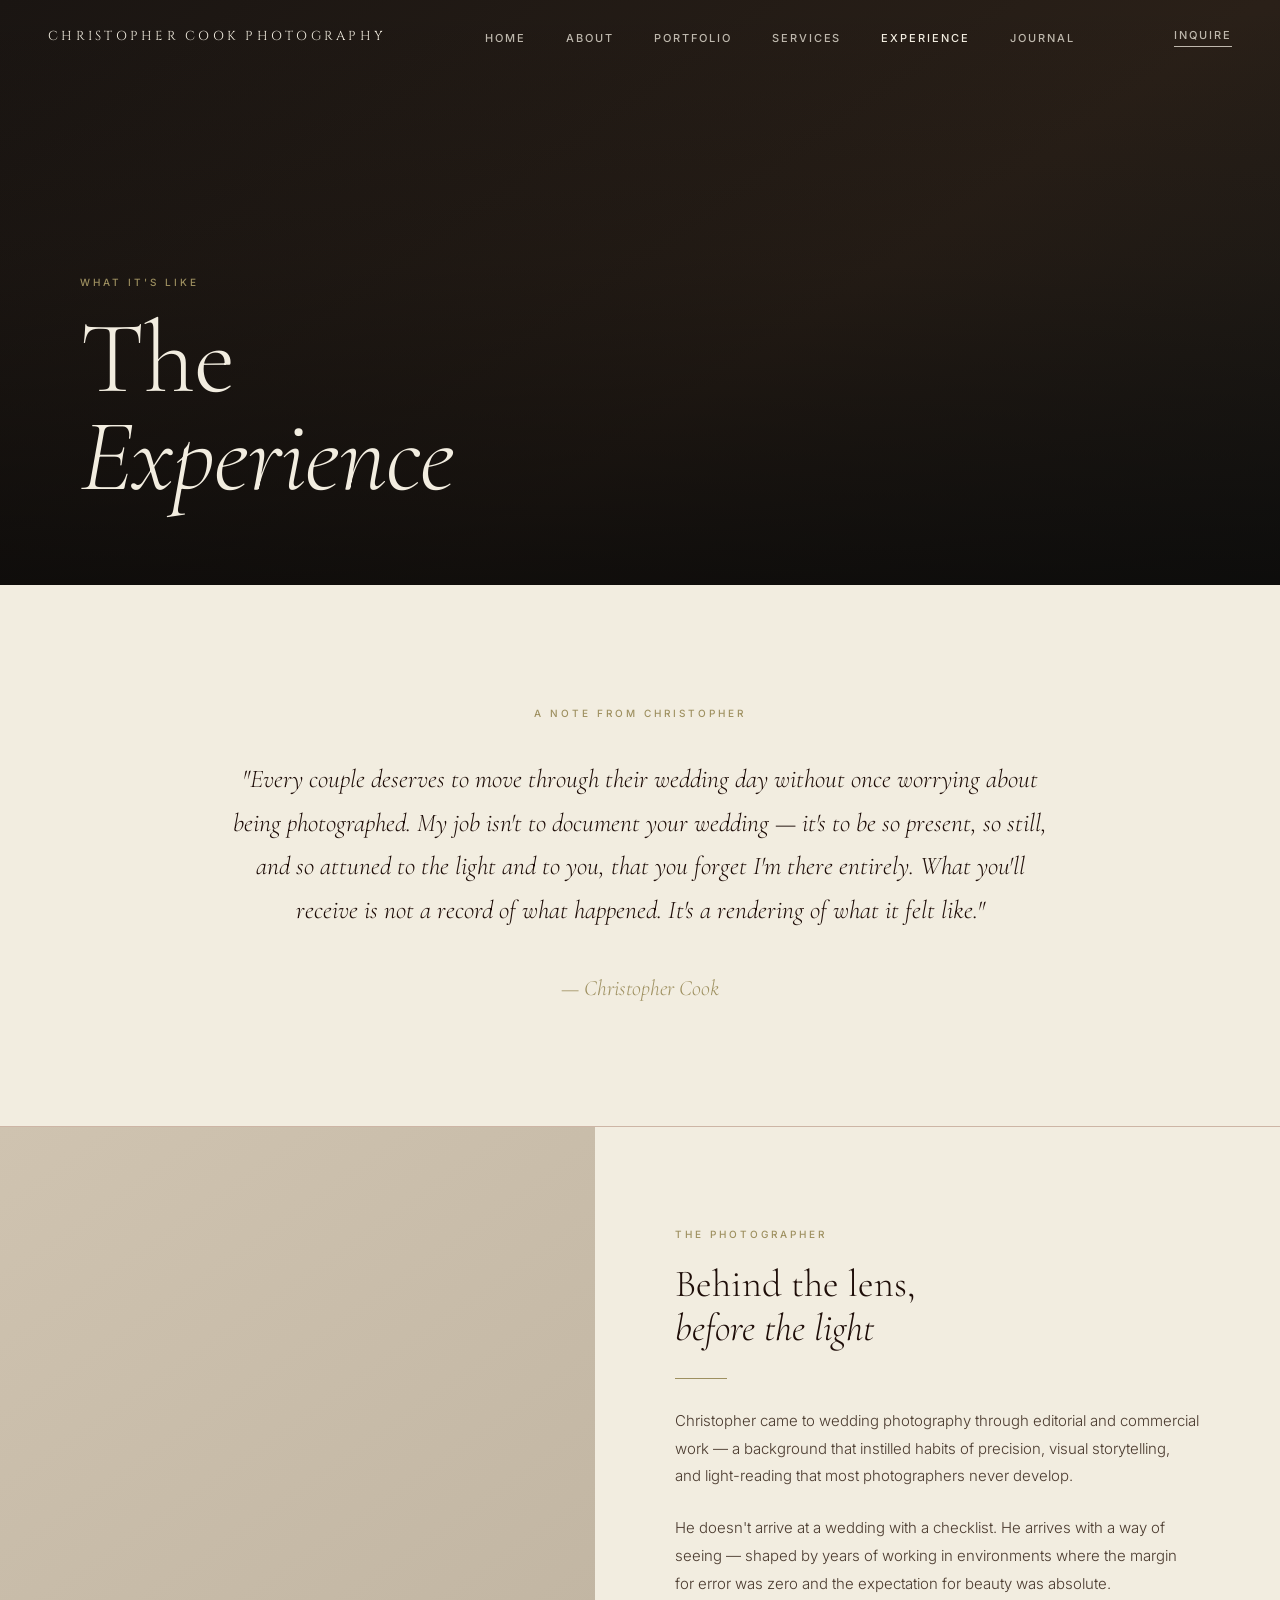
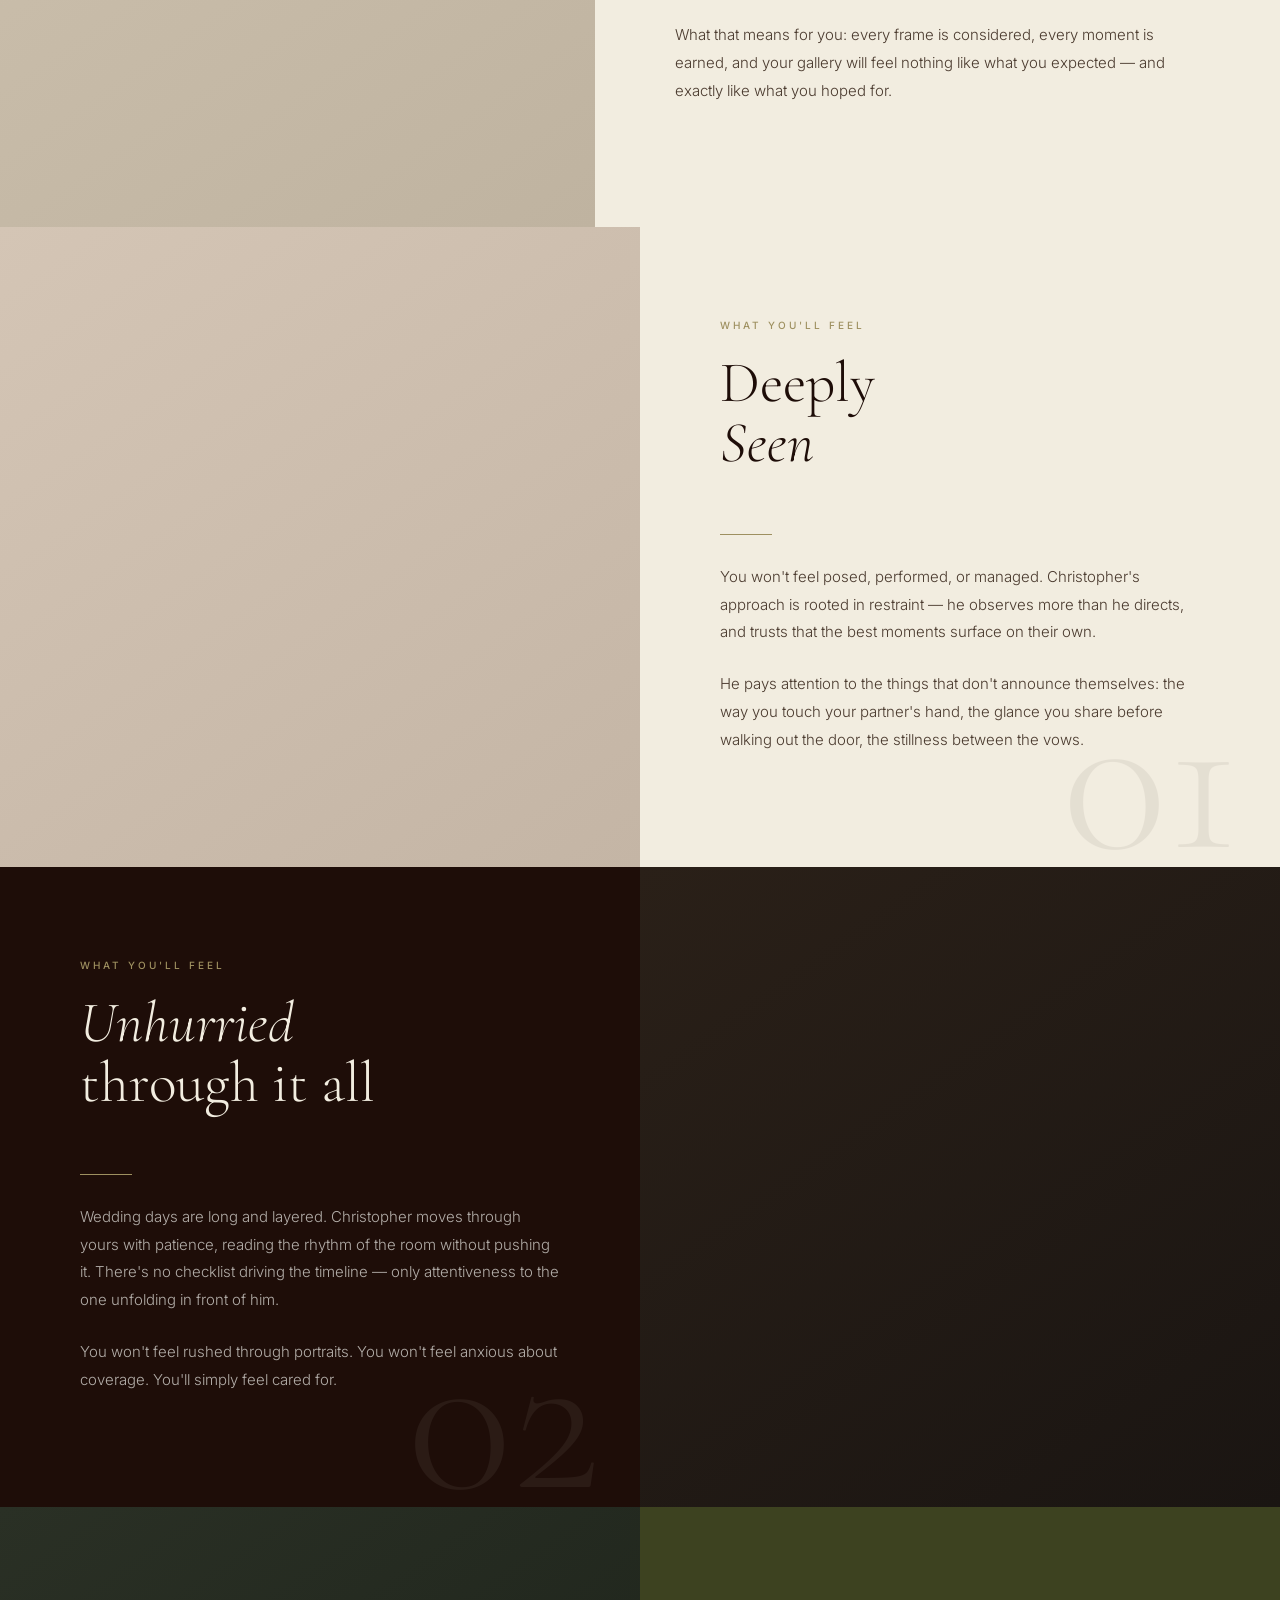
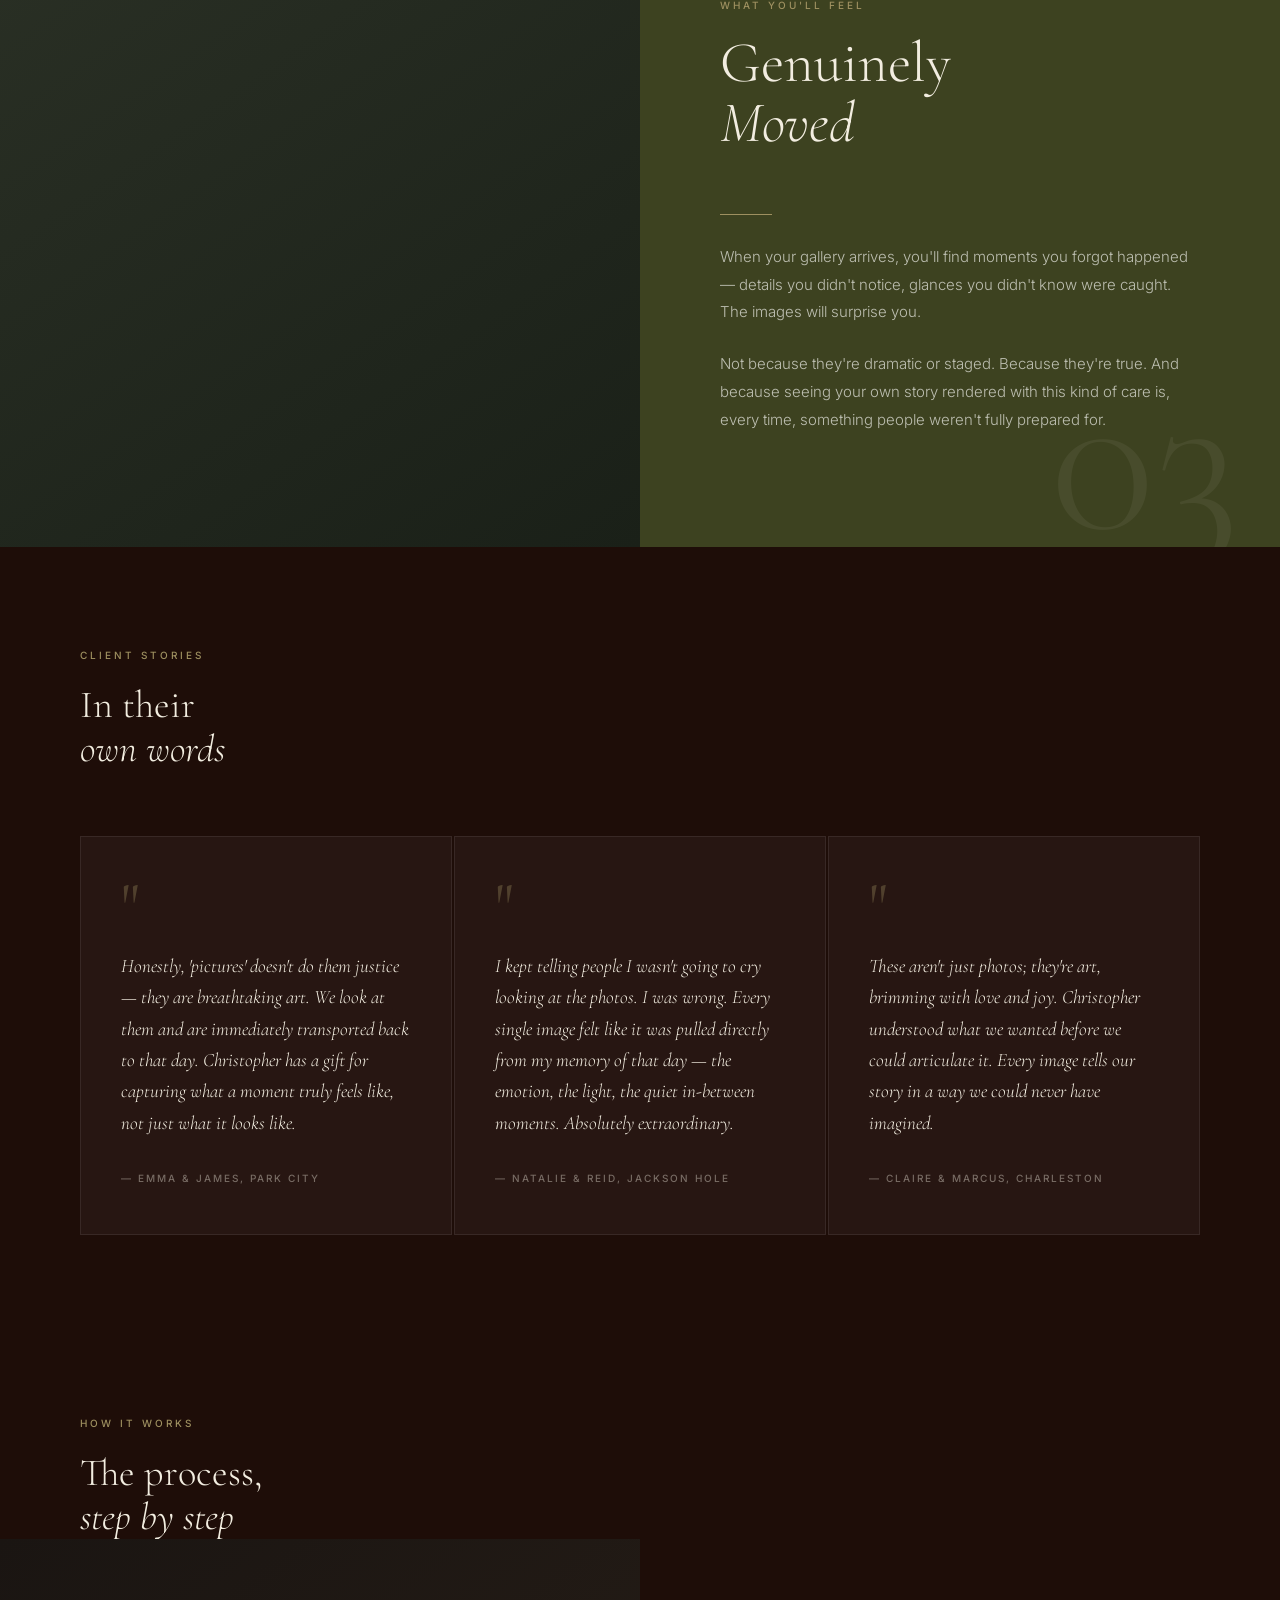
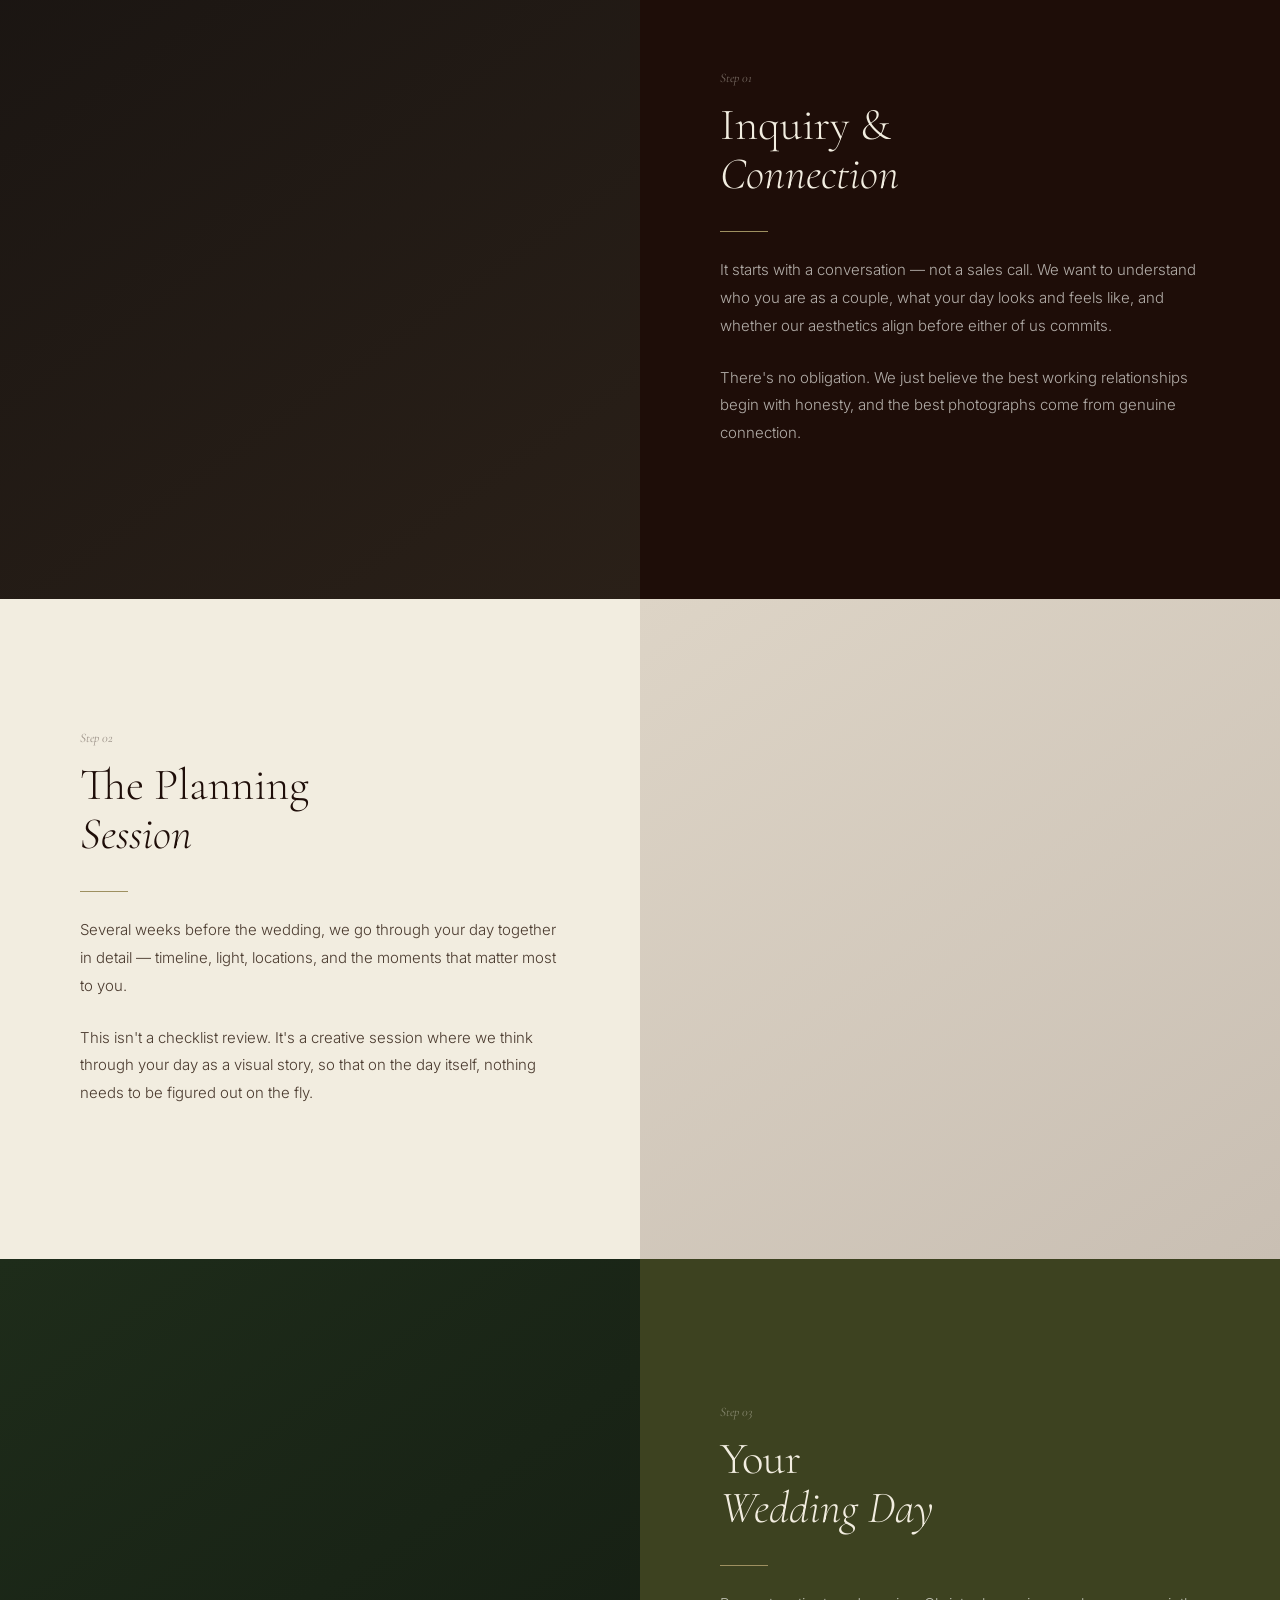
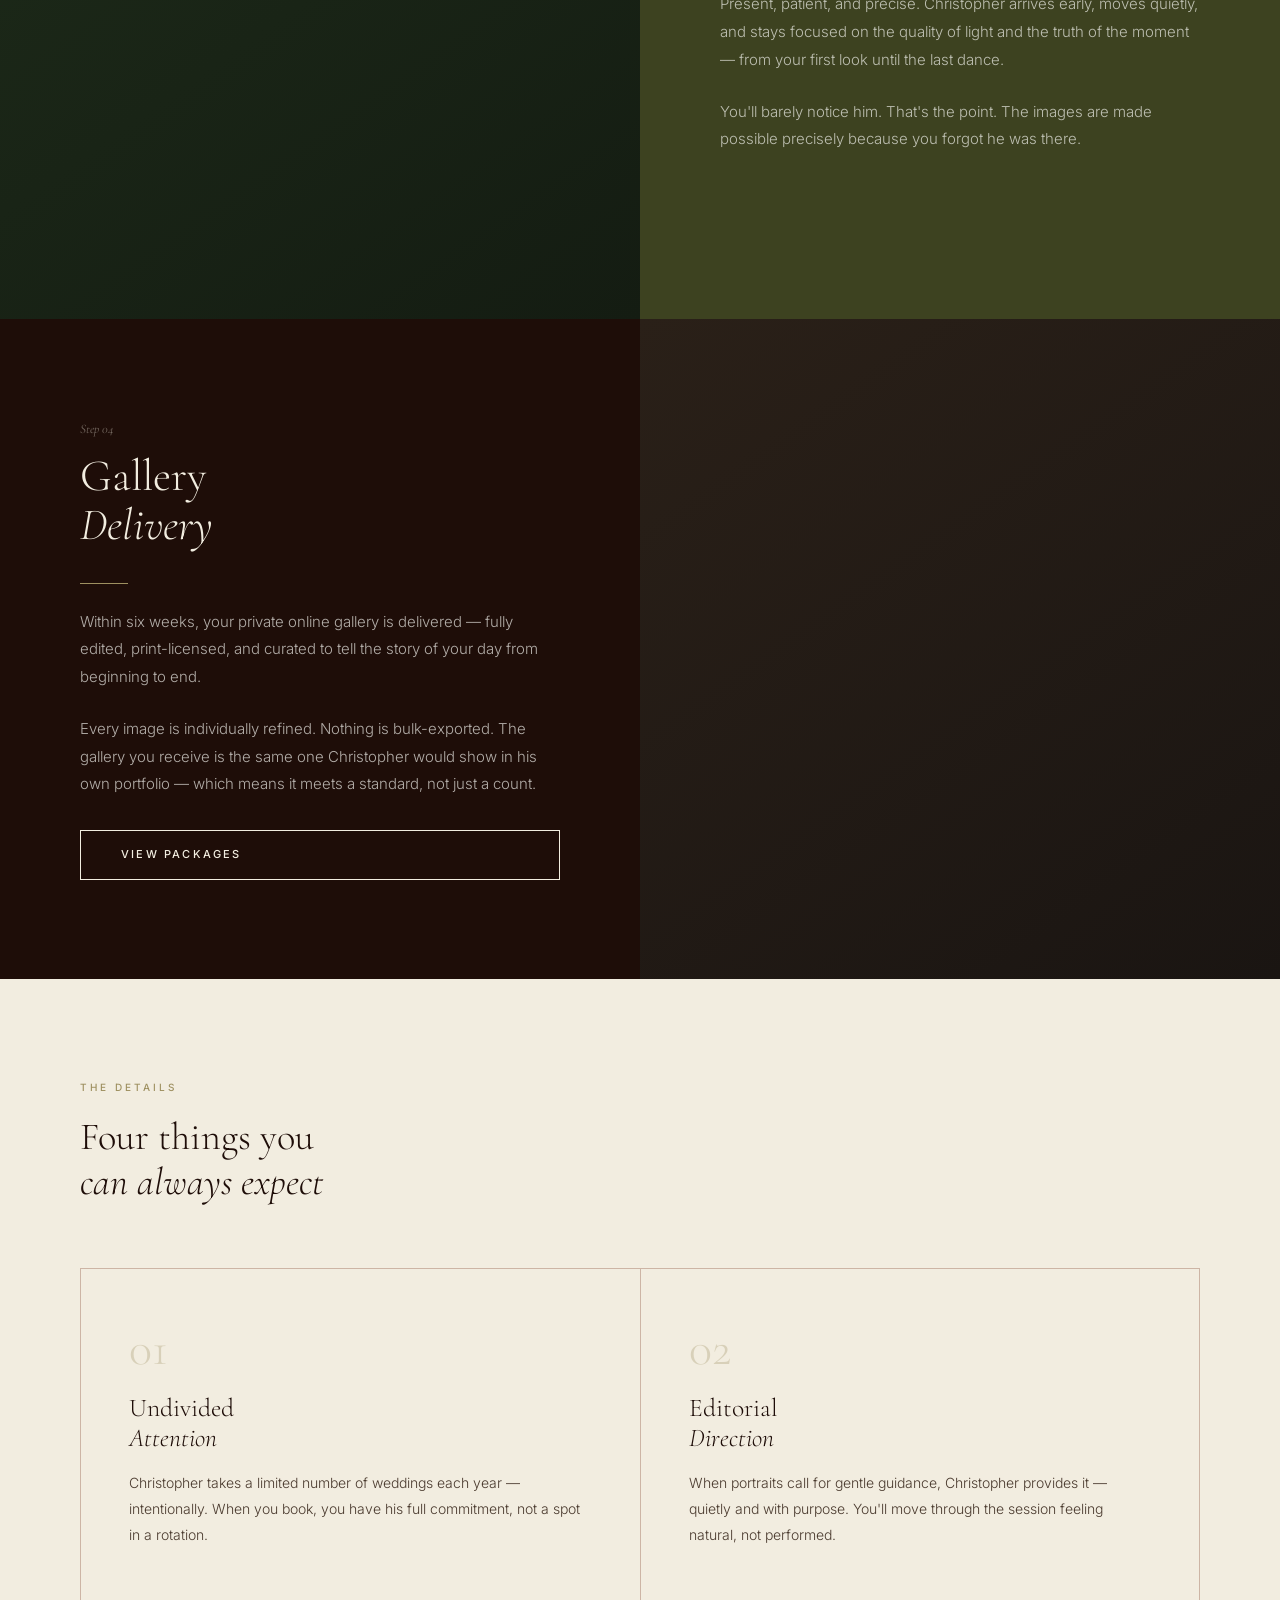
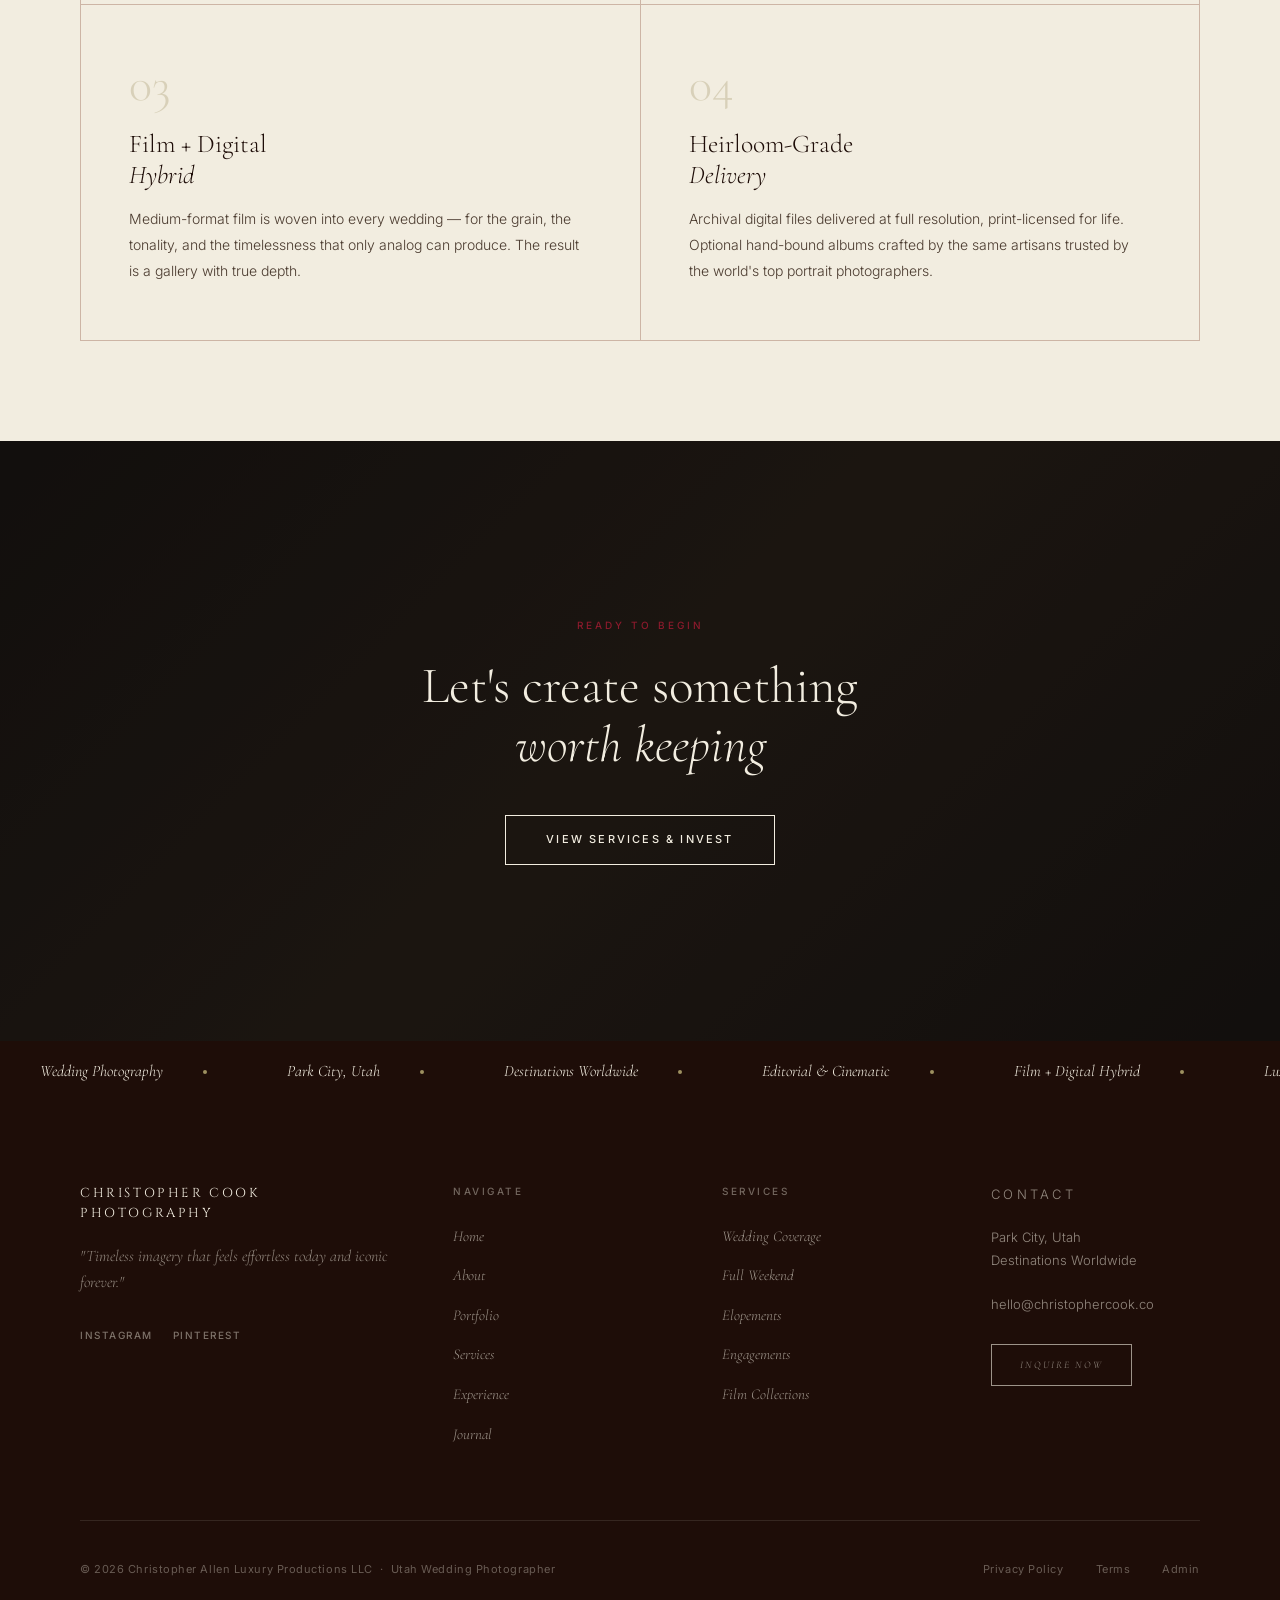
<file: experience.html>
<!DOCTYPE html>
<html lang="en">
<head>
  <meta charset="UTF-8" />
  <link rel="icon" type="image/png" href="/favicon.png" />
  <meta name="viewport" content="width=device-width, initial-scale=1.0" />
  <title>The Client Experience | Christopher Cook Photography</title>
  <meta name="description" content="What it's like to work with Christopher Cook Photography — the process, the feeling, and what you can expect from your wedding photography experience." />
  <link rel="canonical" href="https://christophercook.co/experience" />
  <meta property="og:type" content="website" />
  <meta property="og:url" content="https://christophercook.co/experience" />
  <meta property="og:site_name" content="Christopher Cook Photography" />
  <meta property="og:title" content="The Client Experience | Christopher Cook Photography" />
  <meta property="og:description" content="What it's like to work with Christopher Cook Photography — the process, the feeling, and what you can expect from your wedding photography experience." />
  <meta property="og:image" content="https://christophercook.co/og-image.jpg" />
  <meta name="twitter:card" content="summary_large_image" />
  <meta name="twitter:title" content="The Client Experience | Christopher Cook Photography" />
  <meta name="twitter:description" content="What it's like to work with Christopher Cook Photography — the process, the feeling, and what you can expect from your wedding photography experience." />
  <meta name="twitter:image" content="https://christophercook.co/og-image.jpg" />
  <script type="application/ld+json">
  {"@context":"https://schema.org","@graph":[{"@type":["LocalBusiness","ProfessionalService"],"@id":"https://christophercook.co/#business","name":"Christopher Cook Photography","description":"Luxury editorial wedding photography studio based in Park City, Utah.","url":"https://christophercook.co","email":"hello@christophercook.co","address":{"@type":"PostalAddress","addressLocality":"Park City","addressRegion":"UT","addressCountry":"US"},"areaServed":["Park City, UT","Salt Lake City, UT","Jackson Hole, WY","Charleston, SC","Destinations Worldwide"],"priceRange":"$8500–$12000","image":"https://christophercook.co/og-image.jpg","sameAs":["https://www.instagram.com/christophercookphoto","https://www.pinterest.com/christophercookphoto"]},{"@type":"WebPage","url":"https://christophercook.co/experience","name":"The Client Experience | Christopher Cook Photography","description":"What it's like to work with Christopher Cook Photography — the process, the feeling, and what you can expect from your wedding photography experience.","isPartOf":{"@id":"https://christophercook.co/#business"}}]}
  </script>
  <link rel="preconnect" href="https://fonts.googleapis.com" />
  <link rel="preconnect" href="https://fonts.gstatic.com" crossorigin />
  <link href="https://fonts.googleapis.com/css2?family=Cormorant+Garamond:ital,wght@0,300;0,400;0,500;1,300;1,400&family=Inter:wght@300;400;500&family=Cinzel:wght@400;500&display=swap" rel="stylesheet" />
  <link rel="stylesheet" href="shared.css" />
  <link rel="preconnect" href="https://mmvyplpghfnuacglwhou.supabase.co" />
  <style>
    /* ─── Experience Hero ────────────────────────────────────── */
    .exp-hero {
      position: relative; height: 65vh; min-height: 520px;
      display: flex; align-items: flex-end; overflow: hidden;
    }
    .exp-hero-bg {
      position: absolute; inset: 0;
      background: linear-gradient(145deg, #1a1512 0%, #2a2018 60%, #1e1c18 100%);
    }
    .exp-hero-overlay {
      position: absolute; inset: 0;
      background: linear-gradient(to top, rgba(7,7,7,.72) 0%, rgba(7,7,7,.2) 55%, transparent 100%);
    }
    .exp-hero-content {
      position: relative; z-index: 2;
      padding: 0 80px 80px;
    }
    .exp-hero-eyebrow {
      font-family: var(--sans); font-size: 10px; letter-spacing: .3em;
      text-transform: uppercase; font-weight: 500; color: var(--accent); margin-bottom: 20px;
    }
    .exp-hero-title {
      font-family: var(--serif); font-size: clamp(56px, 8vw, 120px);
      font-weight: 300; line-height: .95; letter-spacing: -.01em; color: var(--cream);
    }
    .exp-hero-title em { font-style: italic; }

    /* ─── Personal Note ──────────────────────────────────────── */
    .personal-note {
      padding: 120px 80px;
      text-align: center;
      background: var(--page-bg);
      border-bottom: 1px solid var(--page-border);
    }
    .personal-note-eyebrow {
      font-family: var(--sans); font-size: 10px; letter-spacing: .3em;
      text-transform: uppercase; font-weight: 500; color: var(--accent); margin-bottom: 36px;
    }
    .personal-note-text {
      font-family: var(--serif); font-size: clamp(20px, 2vw, 30px);
      font-style: italic; font-weight: 300; line-height: 1.7;
      max-width: 820px; margin: 0 auto 40px; color: var(--page-fg);
    }
    .personal-note-sig {
      font-family: var(--serif); font-size: 22px; font-style: italic;
      font-weight: 300; color: var(--accent); display: block;
    }

    /* ─── Portrait Split ─────────────────────────────────────── */
    .portrait-split {
      display: grid; grid-template-columns: 1fr 1.15fr;
      min-height: 700px;
    }
    .portrait-img { height: 700px; overflow: hidden; position: relative; }
    .portrait-img-inner {
      width: 100%; height: 100%;
      background: linear-gradient(145deg, #cfc3b0 0%, #bfb3a0 100%);
    }
    .portrait-text {
      display: flex; flex-direction: column; justify-content: center;
      padding: 80px; background: var(--page-bg);
    }

    /* ─── What You'll Feel (numbered splits) ─────────────────── */
    .feel-section {
      display: grid; grid-template-columns: 1fr 1fr;
      min-height: 640px;
    }
    .feel-section.reverse .feel-img  { order: 2; }
    .feel-section.reverse .feel-text { order: 1; }
    .feel-img { height: 640px; overflow: hidden; }
    .feel-img-inner { width: 100%; height: 100%; }
    .feel-text {
      display: flex; flex-direction: column; justify-content: center;
      padding: 80px; position: relative; overflow: hidden;
    }
    .feel-section.dark   { background: var(--dark);   color: var(--cream); }
    .feel-section.light  { background: var(--page-bg); }
    .feel-section.forest { background: var(--forest); color: var(--cream); }
    .feel-section.dark   .section-body { color: rgba(249,249,245,.68); }
    .feel-section.forest .section-body { color: rgba(249,249,245,.68); }
    .feel-num {
      font-family: var(--serif); font-size: clamp(120px, 18vw, 220px);
      font-weight: 300; line-height: 1; color: currentColor; opacity: .06;
      position: absolute; bottom: -20px; right: 40px; pointer-events: none;
      user-select: none;
    }
    .feel-heading {
      font-family: var(--serif); font-size: clamp(40px, 4.5vw, 72px);
      font-weight: 300; line-height: 1.05; margin-bottom: 32px;
    }
    .feel-heading em { font-style: italic; }
    .feel-eyebrow {
      font-family: var(--sans); font-size: 10px; letter-spacing: .3em;
      text-transform: uppercase; font-weight: 500; color: var(--accent); margin-bottom: 20px;
    }

    /* ─── Client Stories ─────────────────────────────────────── */
    .stories-section {
      background: var(--dark); color: var(--cream);
      padding: 100px 80px;
    }
    .stories-header { max-width: 1400px; margin: 0 auto 64px; }
    .stories-grid {
      display: grid; grid-template-columns: repeat(3, 1fr);
      gap: 2px; max-width: 1400px; margin: 0 auto;
    }
    .story-card {
      padding: 48px 40px;
      background: rgba(249,249,245,.04);
      border: 1px solid rgba(249,249,245,.08);
      display: flex; flex-direction: column;
    }
    .story-mark {
      font-family: var(--serif); font-size: 64px; line-height: .65;
      color: var(--accent); opacity: .35; margin-bottom: 24px;
    }
    .story-text {
      font-family: var(--serif); font-size: 19px; font-style: italic;
      font-weight: 300; line-height: 1.65; flex: 1; margin-bottom: 32px;
    }
    .story-author {
      font-family: var(--sans); font-size: 10px; letter-spacing: .2em;
      text-transform: uppercase; font-weight: 500; opacity: .4;
    }

    /* ─── The Process ────────────────────────────────────────── */
    .process-section {
      display: grid; grid-template-columns: 1fr 1fr;
      min-height: 660px;
    }
    .process-section.reverse .process-img  { order: 2; }
    .process-section.reverse .process-text { order: 1; }
    .process-img { height: 660px; overflow: hidden; }
    .process-img-inner { width: 100%; height: 100%; }
    .process-text {
      display: flex; flex-direction: column; justify-content: center;
      padding: 80px;
    }
    .process-section.dark   { background: var(--dark);   color: var(--cream); }
    .process-section.light  { background: var(--page-bg); }
    .process-section.forest { background: var(--forest); color: var(--cream); }
    .process-section.dark   .section-body,
    .process-section.forest .section-body { color: rgba(249,249,245,.68); }
    .process-section.light  .section-body { color: var(--page-fg-mid); }
    .process-step-num {
      font-family: var(--serif); font-size: 13px; font-style: italic;
      opacity: .4; margin-bottom: 12px;
    }
    .process-heading {
      font-family: var(--serif); font-size: clamp(32px, 3.5vw, 58px);
      font-weight: 300; line-height: 1.1; margin-bottom: 8px;
    }
    .process-heading em { font-style: italic; }
    .process-rule { width: 48px; height: 1px; background: var(--accent); margin: 24px 0; }

    /* ─── What to Expect ─────────────────────────────────────── */
    .expect-section {
      padding: 100px 80px;
      background: var(--page-bg);
    }
    .expect-header { max-width: 1200px; margin: 0 auto 64px; }
    .expect-grid {
      display: grid; grid-template-columns: 1fr 1fr;
      max-width: 1200px; margin: 0 auto;
      border-top: 1px solid var(--page-border);
      border-left: 1px solid var(--page-border);
    }
    .expect-item {
      padding: 56px 48px;
      border-right: 1px solid var(--page-border);
      border-bottom: 1px solid var(--page-border);
    }
    .expect-num {
      font-family: var(--serif); font-size: 48px; font-weight: 300;
      line-height: 1; color: var(--accent); opacity: .3; margin-bottom: 20px;
    }
    .expect-heading {
      font-family: var(--serif); font-size: clamp(22px, 2vw, 32px);
      font-weight: 300; line-height: 1.2; margin-bottom: 16px;
    }
    .expect-heading em { font-style: italic; }
    .expect-body {
      font-size: 14px; line-height: 1.85; font-weight: 300;
      color: var(--page-fg-mid);
    }

    /* ─── Responsive ─────────────────────────────────────────── */
    @media (max-width: 1024px) {
      .exp-hero-content { padding: 0 28px 60px; }
      .personal-note { padding: 80px 28px; }
      .portrait-split { grid-template-columns: 1fr; }
      .portrait-img { height: 480px; }
      .feel-section { grid-template-columns: 1fr; min-height: auto; }
      .feel-section.reverse .feel-img  { order: 0; }
      .feel-section.reverse .feel-text { order: 1; }
      .feel-img { height: 380px; }
      .feel-text { padding: 60px 28px; }
      .feel-num { font-size: 120px; bottom: -10px; right: 20px; }
      .stories-section { padding: 80px 28px; }
      .stories-grid { grid-template-columns: 1fr; }
      .process-section { grid-template-columns: 1fr; min-height: auto; }
      .process-section.reverse .process-img  { order: 0; }
      .process-section.reverse .process-text { order: 1; }
      .process-img { height: 360px; }
      .process-text { padding: 60px 28px; }
      .expect-section { padding: 80px 28px; }
      .expect-grid { grid-template-columns: 1fr; border-left: none; }
      .expect-item { border-left: 1px solid var(--page-border); padding: 40px 28px; }
    }
  </style>
</head>
<body>

  <!-- ═══ NAV ═════════════════════════════════════════════════ -->
  <nav class="nav" id="mainNav">
    <a href="index.html" class="nav-logo">Christopher Cook Photography</a>
    <ul class="nav-links">
      <li><a href="index.html">Home</a></li>
      <li><a href="about.html">About</a></li>
      <li><a href="portfolio.html">Portfolio</a></li>
      <li><a href="services.html">Services</a></li>
      <li><a href="experience.html" class="active">Experience</a></li>
      <li><a href="journal.html">Journal</a></li>
    </ul>
    <a href="contact.html" class="nav-inquire">Inquire</a>
    <div class="nav-hamburger" id="hamburger">
      <span></span><span></span><span></span>
    </div>
  </nav>

  <div class="nav-overlay" id="navOverlay">
    <button class="nav-overlay-close" id="overlayClose">✕</button>
    <ul class="nav-overlay-links">
      <li><a href="index.html"      onclick="closeOverlay()">Home</a></li>
      <li><a href="about.html"      onclick="closeOverlay()">About</a></li>
      <li><a href="portfolio.html"  onclick="closeOverlay()">Portfolio</a></li>
      <li><a href="services.html"   onclick="closeOverlay()">Services</a></li>
      <li><a href="experience.html" onclick="closeOverlay()">Experience</a></li>
      <li><a href="journal.html" onclick="closeOverlay()">Journal</a></li>
      <li><a href="contact.html" onclick="closeOverlay()">Inquire</a></li>
    </ul>
  </div>


  <!-- ═══ HERO ════════════════════════════════════════════════ -->
  <section class="exp-hero">
    <div class="exp-hero-bg" data-slot="experience-hero-bg"></div>
    <div class="exp-hero-overlay"></div>
    <div class="exp-hero-content">
      <p class="exp-hero-eyebrow" data-copy="experience-hero-eyebrow">What It's Like</p>
      <h1 class="exp-hero-title" data-copy="experience-hero-title">The<br /><em>Experience</em></h1>
    </div>
  </section>


  <!-- ═══ PERSONAL NOTE ════════════════════════════════════════ -->
  <div class="personal-note">
    <p class="personal-note-eyebrow" data-copy="experience-note-eyebrow">A Note from Christopher</p>
    <p class="personal-note-text" data-copy="experience-note-text">"Every couple deserves to move through their wedding day without once worrying about being photographed. My job isn't to document your wedding — it's to be so present, so still, and so attuned to the light and to you, that you forget I'm there entirely. What you'll receive is not a record of what happened. It's a rendering of what it felt like."</p>
    <span class="personal-note-sig">— Christopher Cook</span>
  </div>


  <!-- ═══ PORTRAIT SPLIT ═══════════════════════════════════════ -->
  <div class="portrait-split">
    <div class="portrait-img">
      <div class="portrait-img-inner" data-slot="experience-portrait"></div>
    </div>
    <div class="portrait-text">
      <p class="section-eyebrow" data-copy="experience-portrait-eyebrow">The Photographer</p>
      <h2 class="section-heading" data-copy="experience-portrait-heading">Behind the lens,<br /><em>before the light</em></h2>
      <div class="section-rule"></div>
      <p class="section-body" data-copy="experience-portrait-body1">Christopher came to wedding photography through editorial and commercial work — a background that instilled habits of precision, visual storytelling, and light-reading that most photographers never develop.</p>
      <p class="section-body" data-copy="experience-portrait-body2">He doesn't arrive at a wedding with a checklist. He arrives with a way of seeing — shaped by years of working in environments where the margin for error was zero and the expectation for beauty was absolute.</p>
      <p class="section-body" data-copy="experience-portrait-body3">What that means for you: every frame is considered, every moment is earned, and your gallery will feel nothing like what you expected — and exactly like what you hoped for.</p>
    </div>
  </div>


  <!-- ═══ WHAT YOU'LL FEEL ══════════════════════════════════════ -->

  <!-- 01 — Deeply Seen -->
  <div class="feel-section light">
    <div class="feel-img">
      <div class="feel-img-inner" style="background:linear-gradient(145deg,#d4c5b5 0%,#c4b5a5 100%);" data-slot="experience-feel-1"></div>
    </div>
    <div class="feel-text">
      <span class="feel-num" aria-hidden="true">01</span>
      <p class="feel-eyebrow">What You'll Feel</p>
      <h2 class="feel-heading" data-copy="experience-feel1-heading">Deeply<br /><em>Seen</em></h2>
      <div class="section-rule"></div>
      <p class="section-body" data-copy="experience-feel1-body1">You won't feel posed, performed, or managed. Christopher's approach is rooted in restraint — he observes more than he directs, and trusts that the best moments surface on their own.</p>
      <p class="section-body" data-copy="experience-feel1-body2">He pays attention to the things that don't announce themselves: the way you touch your partner's hand, the glance you share before walking out the door, the stillness between the vows.</p>
    </div>
  </div>

  <!-- 02 — Unhurried -->
  <div class="feel-section dark reverse">
    <div class="feel-img">
      <div class="feel-img-inner" style="background:linear-gradient(145deg,#2a2018 0%,#1a1512 100%);" data-slot="experience-feel-2"></div>
    </div>
    <div class="feel-text">
      <span class="feel-num" aria-hidden="true">02</span>
      <p class="feel-eyebrow" style="color:var(--accent);">What You'll Feel</p>
      <h2 class="feel-heading" data-copy="experience-feel2-heading"><em>Unhurried</em><br />through it all</h2>
      <div class="section-rule"></div>
      <p class="section-body" data-copy="experience-feel2-body1">Wedding days are long and layered. Christopher moves through yours with patience, reading the rhythm of the room without pushing it. There's no checklist driving the timeline — only attentiveness to the one unfolding in front of him.</p>
      <p class="section-body" data-copy="experience-feel2-body2">You won't feel rushed through portraits. You won't feel anxious about coverage. You'll simply feel cared for.</p>
    </div>
  </div>

  <!-- 03 — Moved -->
  <div class="feel-section forest">
    <div class="feel-img">
      <div class="feel-img-inner" style="background:linear-gradient(145deg,#2a3025 0%,#1a2018 100%);" data-slot="experience-feel-3"></div>
    </div>
    <div class="feel-text">
      <span class="feel-num" aria-hidden="true">03</span>
      <p class="feel-eyebrow" style="color:var(--accent);">What You'll Feel</p>
      <h2 class="feel-heading" data-copy="experience-feel3-heading">Genuinely<br /><em>Moved</em></h2>
      <div class="section-rule"></div>
      <p class="section-body" data-copy="experience-feel3-body1">When your gallery arrives, you'll find moments you forgot happened — details you didn't notice, glances you didn't know were caught. The images will surprise you.</p>
      <p class="section-body" data-copy="experience-feel3-body2">Not because they're dramatic or staged. Because they're true. And because seeing your own story rendered with this kind of care is, every time, something people weren't fully prepared for.</p>
    </div>
  </div>


  <!-- ═══ CLIENT STORIES ═══════════════════════════════════════ -->
  <div class="stories-section">
    <div class="stories-header">
      <p class="section-eyebrow">Client Stories</p>
      <h2 class="section-heading" style="color:var(--cream);">In their<br /><em>own words</em></h2>
    </div>
    <div class="stories-grid">
      <div class="story-card">
        <div class="story-mark">"</div>
        <p class="story-text" data-copy="experience-story1-text">Honestly, 'pictures' doesn't do them justice — they are breathtaking art. We look at them and are immediately transported back to that day. Christopher has a gift for capturing what a moment truly feels like, not just what it looks like.</p>
        <p class="story-author" data-copy="experience-story1-author">— Emma &amp; James, Park City</p>
      </div>
      <div class="story-card">
        <div class="story-mark">"</div>
        <p class="story-text" data-copy="experience-story2-text">I kept telling people I wasn't going to cry looking at the photos. I was wrong. Every single image felt like it was pulled directly from my memory of that day — the emotion, the light, the quiet in-between moments. Absolutely extraordinary.</p>
        <p class="story-author" data-copy="experience-story2-author">— Natalie &amp; Reid, Jackson Hole</p>
      </div>
      <div class="story-card">
        <div class="story-mark">"</div>
        <p class="story-text" data-copy="experience-story3-text">These aren't just photos; they're art, brimming with love and joy. Christopher understood what we wanted before we could articulate it. Every image tells our story in a way we could never have imagined.</p>
        <p class="story-author" data-copy="experience-story3-author">— Claire &amp; Marcus, Charleston</p>
      </div>
    </div>
  </div>


  <!-- ═══ THE PROCESS ═══════════════════════════════════════════ -->
  <div>
    <div style="padding:80px 80px 0;background:var(--dark);">
      <p class="section-eyebrow">How It Works</p>
      <h2 class="section-heading" style="color:var(--cream);max-width:600px;">The process,<br /><em>step by step</em></h2>
    </div>

    <!-- Step 1 -->
    <div class="process-section dark">
      <div class="process-img">
        <div class="process-img-inner" style="background:linear-gradient(145deg,#1a1512 0%,#2a2018 100%);" data-slot="experience-process-1"></div>
      </div>
      <div class="process-text">
        <p class="process-step-num">Step 01</p>
        <h2 class="process-heading" data-copy="experience-process1-heading">Inquiry &amp;<br /><em>Connection</em></h2>
        <div class="process-rule"></div>
        <p class="section-body" data-copy="experience-process1-body1">It starts with a conversation — not a sales call. We want to understand who you are as a couple, what your day looks and feels like, and whether our aesthetics align before either of us commits.</p>
        <p class="section-body" data-copy="experience-process1-body2">There's no obligation. We just believe the best working relationships begin with honesty, and the best photographs come from genuine connection.</p>
      </div>
    </div>

    <!-- Step 2 -->
    <div class="process-section light reverse">
      <div class="process-img">
        <div class="process-img-inner" style="background:linear-gradient(145deg,#ddd4c6 0%,#c9bfb3 100%);" data-slot="experience-process-2"></div>
      </div>
      <div class="process-text">
        <p class="process-step-num">Step 02</p>
        <h2 class="process-heading" data-copy="experience-process2-heading">The Planning<br /><em>Session</em></h2>
        <div class="process-rule"></div>
        <p class="section-body" data-copy="experience-process2-body1">Several weeks before the wedding, we go through your day together in detail — timeline, light, locations, and the moments that matter most to you.</p>
        <p class="section-body" data-copy="experience-process2-body2">This isn't a checklist review. It's a creative session where we think through your day as a visual story, so that on the day itself, nothing needs to be figured out on the fly.</p>
      </div>
    </div>

    <!-- Step 3 -->
    <div class="process-section forest">
      <div class="process-img">
        <div class="process-img-inner" style="background:linear-gradient(145deg,#1e2c1a 0%,#141c12 100%);" data-slot="experience-process-3"></div>
      </div>
      <div class="process-text">
        <p class="process-step-num">Step 03</p>
        <h2 class="process-heading" data-copy="experience-process3-heading">Your<br /><em>Wedding Day</em></h2>
        <div class="process-rule"></div>
        <p class="section-body" data-copy="experience-process3-body1">Present, patient, and precise. Christopher arrives early, moves quietly, and stays focused on the quality of light and the truth of the moment — from your first look until the last dance.</p>
        <p class="section-body" data-copy="experience-process3-body2">You'll barely notice him. That's the point. The images are made possible precisely because you forgot he was there.</p>
      </div>
    </div>

    <!-- Step 4 -->
    <div class="process-section dark reverse">
      <div class="process-img">
        <div class="process-img-inner" style="background:linear-gradient(145deg,#2a2018 0%,#1a1512 100%);" data-slot="experience-process-4"></div>
      </div>
      <div class="process-text">
        <p class="process-step-num">Step 04</p>
        <h2 class="process-heading" data-copy="experience-process4-heading">Gallery<br /><em>Delivery</em></h2>
        <div class="process-rule"></div>
        <p class="section-body" data-copy="experience-process4-body1">Within six weeks, your private online gallery is delivered — fully edited, print-licensed, and curated to tell the story of your day from beginning to end.</p>
        <p class="section-body" data-copy="experience-process4-body2">Every image is individually refined. Nothing is bulk-exported. The gallery you receive is the same one Christopher would show in his own portfolio — which means it meets a standard, not just a count.</p>
        <a href="services.html" class="btn btn-light" style="margin-top:8px;">View Packages</a>
      </div>
    </div>
  </div>


  <!-- ═══ WHAT TO EXPECT ════════════════════════════════════════ -->
  <div class="expect-section">
    <div class="expect-header">
      <p class="section-eyebrow">The Details</p>
      <h2 class="section-heading">Four things you<br /><em>can always expect</em></h2>
    </div>
    <div class="expect-grid">
      <div class="expect-item">
        <p class="expect-num">01</p>
        <h3 class="expect-heading" data-copy="experience-expect1-heading">Undivided<br /><em>Attention</em></h3>
        <p class="expect-body" data-copy="experience-expect1-body">Christopher takes a limited number of weddings each year — intentionally. When you book, you have his full commitment, not a spot in a rotation.</p>
      </div>
      <div class="expect-item">
        <p class="expect-num">02</p>
        <h3 class="expect-heading" data-copy="experience-expect2-heading">Editorial<br /><em>Direction</em></h3>
        <p class="expect-body" data-copy="experience-expect2-body">When portraits call for gentle guidance, Christopher provides it — quietly and with purpose. You'll move through the session feeling natural, not performed.</p>
      </div>
      <div class="expect-item">
        <p class="expect-num">03</p>
        <h3 class="expect-heading" data-copy="experience-expect3-heading">Film + Digital<br /><em>Hybrid</em></h3>
        <p class="expect-body" data-copy="experience-expect3-body">Medium-format film is woven into every wedding — for the grain, the tonality, and the timelessness that only analog can produce. The result is a gallery with true depth.</p>
      </div>
      <div class="expect-item">
        <p class="expect-num">04</p>
        <h3 class="expect-heading" data-copy="experience-expect4-heading">Heirloom-Grade<br /><em>Delivery</em></h3>
        <p class="expect-body" data-copy="experience-expect4-body">Archival digital files delivered at full resolution, print-licensed for life. Optional hand-bound albums crafted by the same artisans trusted by the world's top portrait photographers.</p>
      </div>
    </div>
  </div>


  <!-- ═══ CTA ══════════════════════════════════════════════════ -->
  <section class="cta">
    <div class="cta-bg" data-slot="experience-cta-bg"></div>
    <div class="cta-overlay"></div>
    <div class="cta-content">
      <p class="cta-eyebrow" data-copy="experience-cta-eyebrow">Ready to Begin</p>
      <h2 class="cta-heading" data-copy="experience-cta-heading">Let's create something<br /><em>worth keeping</em></h2>
      <a href="services.html" class="btn btn-light">View Services &amp; Invest</a>
    </div>
  </section>


  <!-- ═══ MARQUEE ══════════════════════════════════════════════ -->
  <div class="marquee-bar">
    <div class="marquee-track">
      <span class="marquee-item">Wedding Photography <span class="marquee-dot"></span></span>
      <span class="marquee-item">Park City, Utah <span class="marquee-dot"></span></span>
      <span class="marquee-item">Destinations Worldwide <span class="marquee-dot"></span></span>
      <span class="marquee-item">Editorial &amp; Cinematic <span class="marquee-dot"></span></span>
      <span class="marquee-item">Film + Digital Hybrid <span class="marquee-dot"></span></span>
      <span class="marquee-item">Luxury Wedding Photographer <span class="marquee-dot"></span></span>
      <span class="marquee-item">Wedding Photography <span class="marquee-dot"></span></span>
      <span class="marquee-item">Park City, Utah <span class="marquee-dot"></span></span>
      <span class="marquee-item">Destinations Worldwide <span class="marquee-dot"></span></span>
      <span class="marquee-item">Editorial &amp; Cinematic <span class="marquee-dot"></span></span>
      <span class="marquee-item">Film + Digital Hybrid <span class="marquee-dot"></span></span>
      <span class="marquee-item">Luxury Wedding Photographer <span class="marquee-dot"></span></span>
    </div>
  </div>


  <!-- ═══ FOOTER ════════════════════════════════════════════════ -->
  <footer class="footer">
    <div class="footer-inner">
      <div>
        <p class="footer-brand-name">Christopher Cook Photography</p>
        <p class="footer-tagline">"Timeless imagery that feels effortless today and iconic forever."</p>
        <div class="footer-social">
          <a href="#">Instagram</a>
          <a href="#">Pinterest</a>
        </div>
      </div>
      <div class="footer-col">
        <p class="footer-col-title">Navigate</p>
        <ul>
          <li><a href="index.html">Home</a></li>
          <li><a href="about.html">About</a></li>
          <li><a href="portfolio.html">Portfolio</a></li>
          <li><a href="services.html">Services</a></li>
          <li><a href="experience.html">Experience</a></li>
          <li><a href="journal.html">Journal</a></li>
        </ul>
      </div>
      <div class="footer-col">
        <p class="footer-col-title">Services</p>
        <ul>
          <li><a href="services.html">Wedding Coverage</a></li>
          <li><a href="services.html">Full Weekend</a></li>
          <li><a href="services.html">Elopements</a></li>
          <li><a href="services.html">Engagements</a></li>
          <li><a href="services.html">Film Collections</a></li>
        </ul>
      </div>
      <div class="footer-col footer-col-contact">
        <p class="footer-col-title">Contact</p>
        <p>Park City, Utah<br />Destinations Worldwide</p>
        <p>hello@christophercook.co</p>
        <a href="services.html#inquire" class="btn btn-light" style="display:inline-block;font-size:10px;padding:12px 28px;margin-top:8px;">Inquire Now</a>
      </div>
    </div>
    <div class="footer-bottom">
      <p class="footer-copy">© 2026 Christopher Allen Luxury Productions LLC &nbsp;·&nbsp; Utah Wedding Photographer</p>
      <div class="footer-bottom-links">
        <a href="#">Privacy Policy</a>
        <a href="#">Terms</a>
        <a href="admin.html">Admin</a>
      </div>
    </div>
  </footer>

  <script src="shared.js" defer></script>
  <script>
    initFadeIn('.personal-note, .portrait-split, .feel-section, .stories-section, .process-section, .expect-section, .cta-content');
  </script>
</body>
</html>
</file>
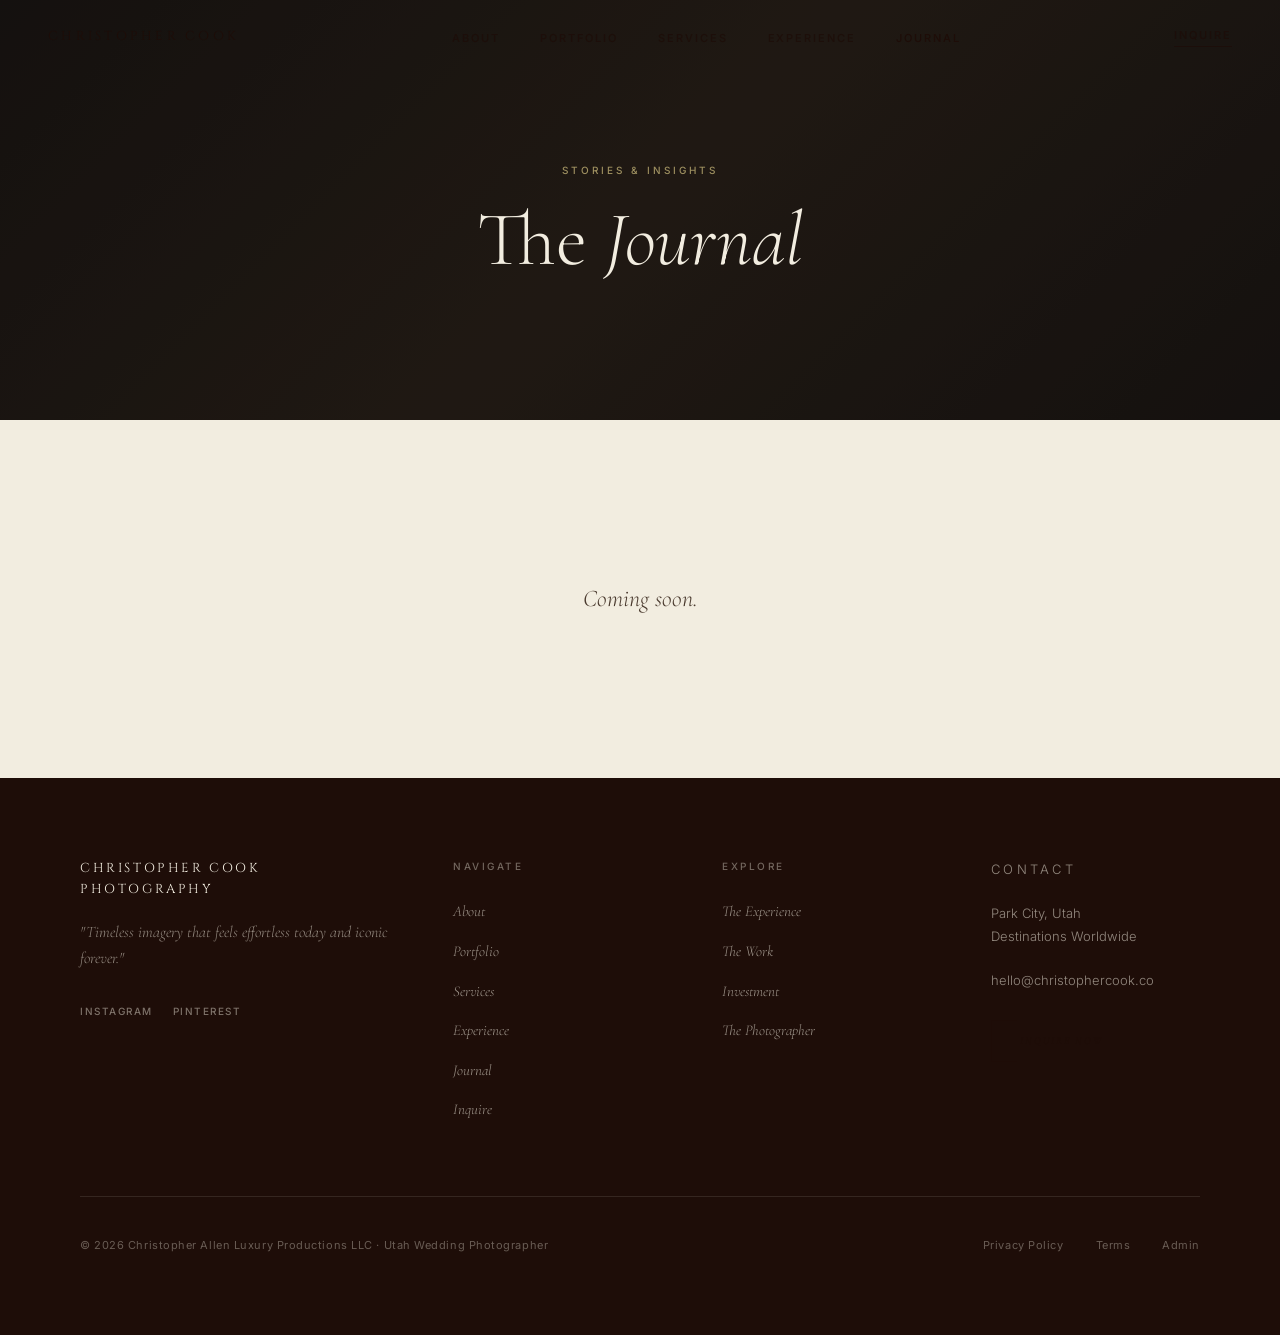
<file: journal.html>
<!DOCTYPE html>
<html lang="en">
<head>
  <meta charset="UTF-8" />
  <link rel="icon" type="image/png" href="/favicon.png" />
  <meta name="viewport" content="width=device-width, initial-scale=1.0" />
  <title>Journal — Christopher Cook Photography</title>
  <meta name="description" content="Stories, behind-the-scenes, and editorial insights from Christopher Cook Photography. Park City wedding photographer journal." />
  <link rel="canonical" href="https://christophercook.co/journal" />
  <meta property="og:type" content="website" />
  <meta property="og:url" content="https://christophercook.co/journal" />
  <meta property="og:site_name" content="Christopher Cook Photography" />
  <meta property="og:title" content="Journal — Christopher Cook Photography" />
  <meta property="og:description" content="Stories, behind-the-scenes, and editorial insights from Christopher Cook Photography." />
  <meta property="og:image" content="https://christophercook.co/og-image.jpg" />
  <link rel="preconnect" href="https://fonts.googleapis.com" />
  <link rel="preconnect" href="https://fonts.gstatic.com" crossorigin />
  <link href="https://fonts.googleapis.com/css2?family=Cormorant+Garamond:ital,wght@0,300;0,400;0,500;1,300;1,400&family=Inter:wght@300;400;500&family=Cinzel:wght@400;500&display=swap" rel="stylesheet" />
  <link rel="stylesheet" href="shared.css" />
  <link rel="preconnect" href="https://mmvyplpghfnuacglwhou.supabase.co" />
  <style>
    /* ─── Page Hero ──────────────────────────────────────────── */
    .page-hero {
      position: relative; min-height: 420px;
      display: flex; align-items: center; justify-content: center;
      text-align: center; color: var(--cream); overflow: hidden;
      background: linear-gradient(135deg, #1a1512 0%, #2a2018 50%, #1a1512 100%);
    }
    .page-hero-overlay { position: absolute; inset: 0; background: rgba(7,7,7,.3); }
    .page-hero-content { position: relative; z-index: 2; padding: 120px 40px 80px; }
    .page-hero-eyebrow {
      font-family: var(--sans); font-size: 10px; letter-spacing: .3em;
      text-transform: uppercase; font-weight: 500; color: var(--accent); margin-bottom: 20px;
    }
    .page-hero-title {
      font-family: var(--serif); font-size: clamp(48px, 6vw, 80px);
      font-weight: 300; line-height: 1.1; margin-bottom: 16px;
    }
    .page-hero-title em { font-style: italic; }

    /* ─── Journal Grid ───────────────────────────────────────── */
    .journal-section { padding: 80px 40px; max-width: 1200px; margin: 0 auto; }
    .journal-grid {
      display: grid; grid-template-columns: repeat(auto-fill, minmax(340px, 1fr));
      gap: 32px;
    }
    .post-card {
      background: #fff; border-radius: 4px; overflow: hidden;
      border: 1px solid var(--page-border); transition: transform .3s, box-shadow .3s;
    }
    .post-card:hover { transform: translateY(-4px); box-shadow: 0 12px 40px rgba(0,0,0,.08); }
    .post-card-img {
      width: 100%; aspect-ratio: 16/9; overflow: hidden; background: #e8e0d6;
    }
    .post-card-img img {
      width: 100%; height: 100%; object-fit: cover; transition: transform .6s;
    }
    .post-card:hover .post-card-img img { transform: scale(1.04); }
    .post-card-body { padding: 28px 24px; }
    .post-card-date {
      font-family: var(--sans); font-size: 10px; letter-spacing: .2em;
      text-transform: uppercase; color: var(--accent); margin-bottom: 10px; font-weight: 500;
    }
    .post-card-title {
      font-family: var(--serif); font-size: 24px; font-weight: 300;
      line-height: 1.3; margin-bottom: 12px;
    }
    .post-card-title em { font-style: italic; }
    .post-card-excerpt {
      font-size: 14px; line-height: 1.7; color: var(--page-fg-mid);
      font-weight: 300; margin-bottom: 16px;
      display: -webkit-box; -webkit-line-clamp: 3; -webkit-box-orient: vertical; overflow: hidden;
    }
    .post-card-link {
      font-family: var(--sans); font-size: 11px; letter-spacing: .18em;
      text-transform: uppercase; font-weight: 500; color: var(--accent);
      border-bottom: 1px solid var(--accent); padding-bottom: 2px;
    }
    .journal-empty {
      grid-column: 1 / -1; text-align: center; padding: 80px 20px;
      font-family: var(--serif); font-size: 24px; color: var(--page-fg-mid);
      font-weight: 300; font-style: italic;
    }
    .journal-loading {
      grid-column: 1 / -1; text-align: center; padding: 80px 20px;
      color: var(--page-fg-mid); font-size: 14px;
    }

    @media (max-width: 768px) {
      .nav { padding: 20px 24px; }
      .nav-links { display: none; }
      .nav-inquire { display: none; }
      .nav-hamburger { display: flex; }
      .journal-section { padding: 60px 20px; }
      .journal-grid { grid-template-columns: 1fr; }
    }
  </style>
</head>
<body>

  <!-- ═══ NAV ═══════════════════════════════════════════════════ -->
  <nav class="nav nav-dark" id="mainNav">
    <a href="index.html" class="nav-logo">Christopher Cook</a>
    <ul class="nav-links">
      <li><a href="about.html">About</a></li>
      <li><a href="portfolio.html">Portfolio</a></li>
      <li><a href="services.html">Services</a></li>
      <li><a href="experience.html">Experience</a></li>
      <li><a href="journal.html" class="active">Journal</a></li>
    </ul>
    <a href="contact.html" class="nav-inquire">Inquire</a>
    <div class="nav-hamburger" id="hamburger" aria-label="Open menu">
      <span></span><span></span><span></span>
    </div>
  </nav>

  <!-- Mobile Overlay -->
  <div class="nav-overlay" id="navOverlay">
    <button class="nav-overlay-close" id="overlayClose">✕</button>
    <ul class="nav-overlay-links">
      <li><a href="about.html" onclick="closeOverlay()">About</a></li>
      <li><a href="portfolio.html" onclick="closeOverlay()">Portfolio</a></li>
      <li><a href="services.html" onclick="closeOverlay()">Services</a></li>
      <li><a href="experience.html" onclick="closeOverlay()">Experience</a></li>
      <li><a href="journal.html" onclick="closeOverlay()">Journal</a></li>
      <li><a href="contact.html" onclick="closeOverlay()">Inquire</a></li>
    </ul>
  </div>


  <!-- ═══ HERO ═══════════════════════════════════════════════════ -->
  <section class="page-hero">
    <div class="page-hero-overlay"></div>
    <div class="page-hero-content">
      <p class="page-hero-eyebrow">Stories & Insights</p>
      <h1 class="page-hero-title">The <em>Journal</em></h1>
    </div>
  </section>


  <!-- ═══ POSTS ══════════════════════════════════════════════════ -->
  <section class="journal-section">
    <div class="journal-grid" id="journal-grid">
      <div class="journal-loading">Loading posts…</div>
    </div>
  </section>


  <!-- ═══ FOOTER ═════════════════════════════════════════════════ -->
  <footer class="footer">
    <div class="footer-inner">
      <div>
        <p class="footer-brand-name">Christopher Cook Photography</p>
        <p class="footer-tagline">"Timeless imagery that feels effortless today and iconic forever."</p>
        <div class="footer-social">
          <a href="https://www.instagram.com/christophercook.co" target="_blank" rel="noopener">Instagram</a>
          <a href="https://www.pinterest.com/christophercookco" target="_blank" rel="noopener">Pinterest</a>
        </div>
      </div>
      <div class="footer-col">
        <p class="footer-col-title">Navigate</p>
        <ul>
          <li><a href="about.html">About</a></li>
          <li><a href="portfolio.html">Portfolio</a></li>
          <li><a href="services.html">Services</a></li>
          <li><a href="experience.html">Experience</a></li>
          <li><a href="journal.html">Journal</a></li>
          <li><a href="contact.html">Inquire</a></li>
        </ul>
      </div>
      <div class="footer-col">
        <p class="footer-col-title">Explore</p>
        <ul>
          <li><a href="experience.html">The Experience</a></li>
          <li><a href="portfolio.html">The Work</a></li>
          <li><a href="services.html">Investment</a></li>
          <li><a href="about.html">The Photographer</a></li>
        </ul>
      </div>
      <div class="footer-col footer-col-contact">
        <p class="footer-col-title">Contact</p>
        <p>Park City, Utah<br />Destinations Worldwide</p>
        <p>hello@christophercook.co</p>
        <a href="contact.html" class="btn btn-dark" style="display:inline-block;font-size:10px;padding:12px 28px;margin-top:8px;">Inquire Now</a>
      </div>
    </div>
    <div class="footer-bottom">
      <p class="footer-copy">© 2026 Christopher Allen Luxury Productions LLC · Utah Wedding Photographer</p>
      <div class="footer-bottom-links">
        <a href="#">Privacy Policy</a>
        <a href="#">Terms</a>
        <a href="admin.html">Admin</a>
      </div>
    </div>
  </footer>

  <script src="shared.js" defer></script>
  <script>
    const SB_URL = 'https://mmvyplpghfnuacglwhou.supabase.co';
    const SB_ANON = 'eyJhbGciOiJIUzI1NiIsInR5cCI6IkpXVCJ9.eyJpc3MiOiJzdXBhYmFzZSIsInJlZiI6Im1tdnlwbHBnaGZudWFjZ2x3aG91Iiwicm9sZSI6ImFub24iLCJpYXQiOjE3NzM0MjcxMTAsImV4cCI6MjA4OTAwMzExMH0.R9OjlUSUVZph7rhh9oR_8e3wUuSPl5gE9WROIejzTPs';

    async function loadPosts() {
      try {
        const res = await fetch(SB_URL + '/rest/v1/blog_posts?select=title,slug,excerpt,featured_image_url,published_at,tags&status=eq.published&order=published_at.desc', {
          headers: { 'apikey': SB_ANON, 'Authorization': 'Bearer ' + SB_ANON }
        });
        const posts = await res.json();
        renderPosts(posts);
      } catch (e) {
        document.getElementById('journal-grid').innerHTML = '<div class="journal-empty">Coming soon.</div>';
      }
    }

    function renderPosts(posts) {
      const grid = document.getElementById('journal-grid');
      if (!posts || !posts.length) {
        grid.innerHTML = '<div class="journal-empty">New stories coming soon.</div>';
        return;
      }
      grid.innerHTML = '';
      posts.forEach(post => {
        const date = new Date(post.published_at).toLocaleDateString('en-US', { month: 'long', day: 'numeric', year: 'numeric' });
        const card = document.createElement('a');
        card.className = 'post-card';
        card.href = '/journal/' + post.slug;
        card.innerHTML = `
          <div class="post-card-img">
            ${post.featured_image_url ? `<img src="${post.featured_image_url}" alt="${post.title}" loading="lazy" />` : ''}
          </div>
          <div class="post-card-body">
            <p class="post-card-date">${date}</p>
            <h2 class="post-card-title">${post.title}</h2>
            <p class="post-card-excerpt">${post.excerpt || ''}</p>
            <span class="post-card-link">Read More</span>
          </div>
        `;
        grid.appendChild(card);
      });
    }

    loadPosts();
  </script>
</body>
</html>
</file>
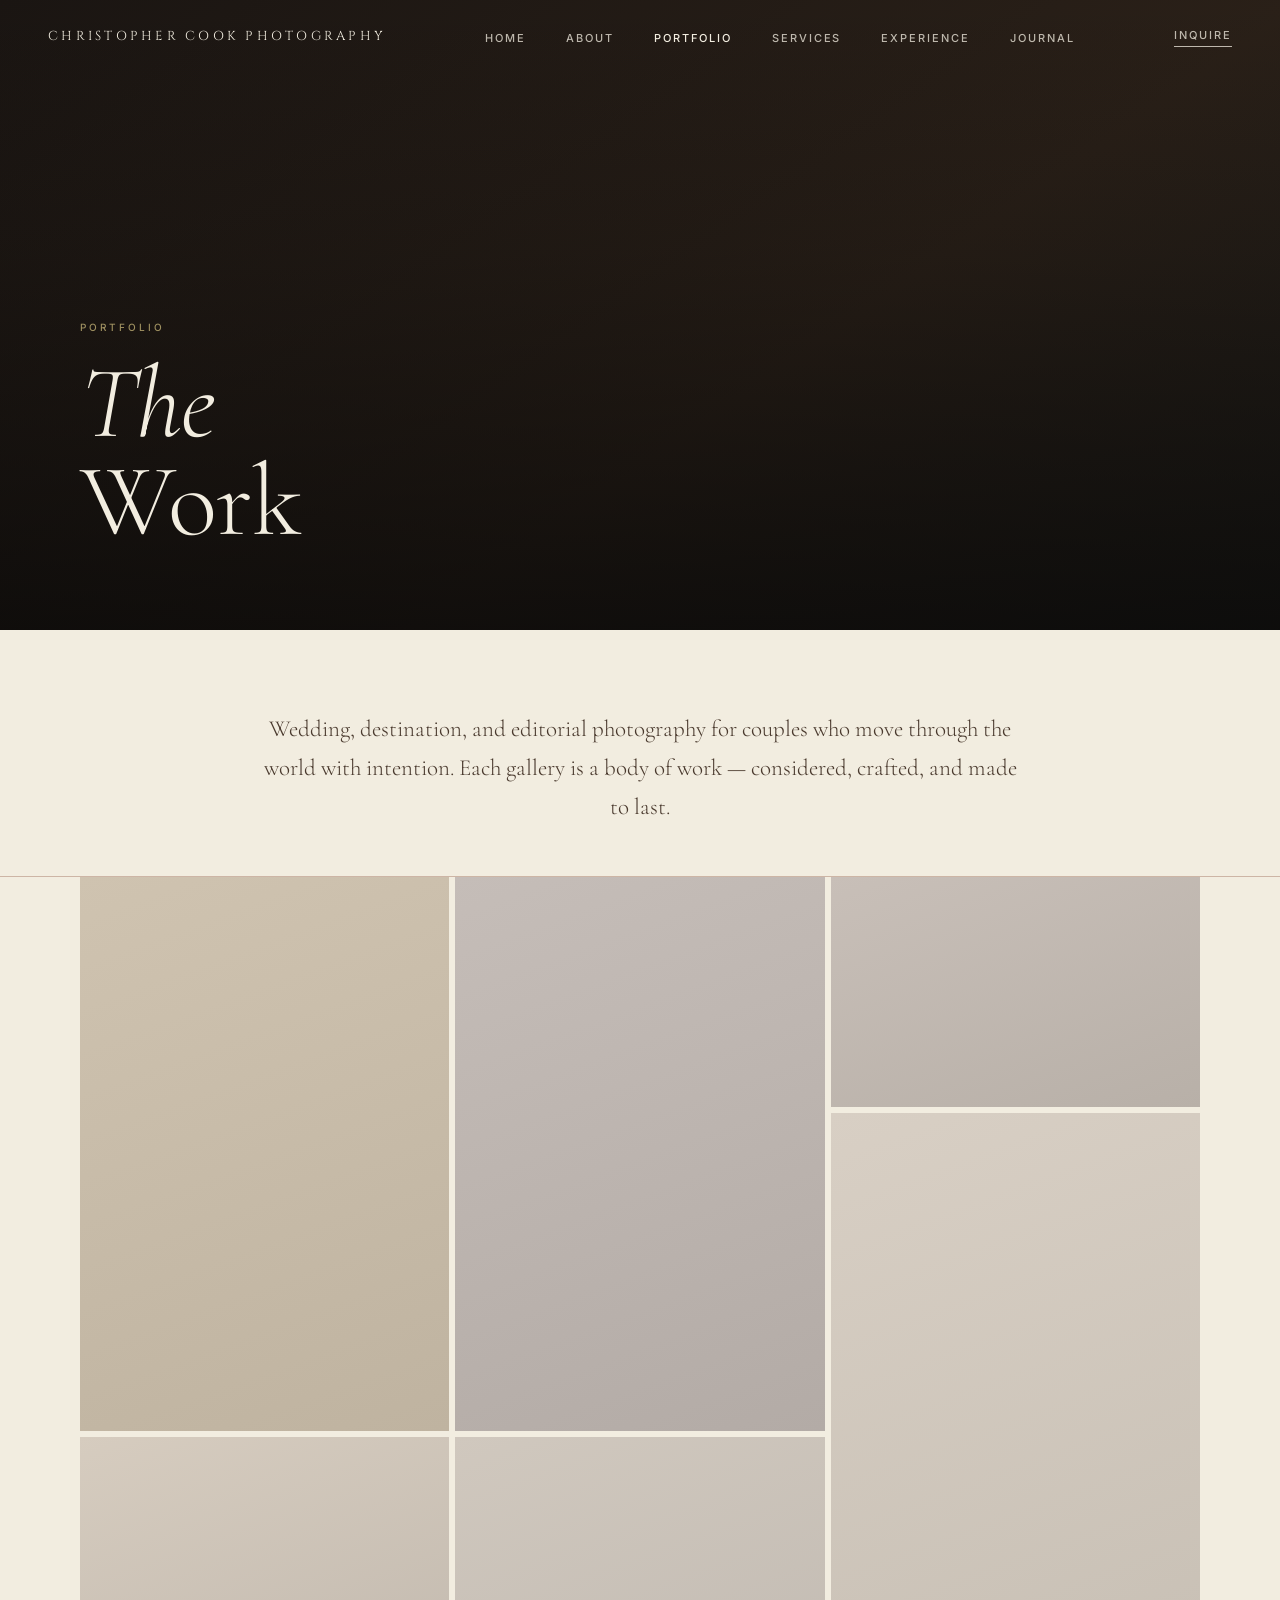
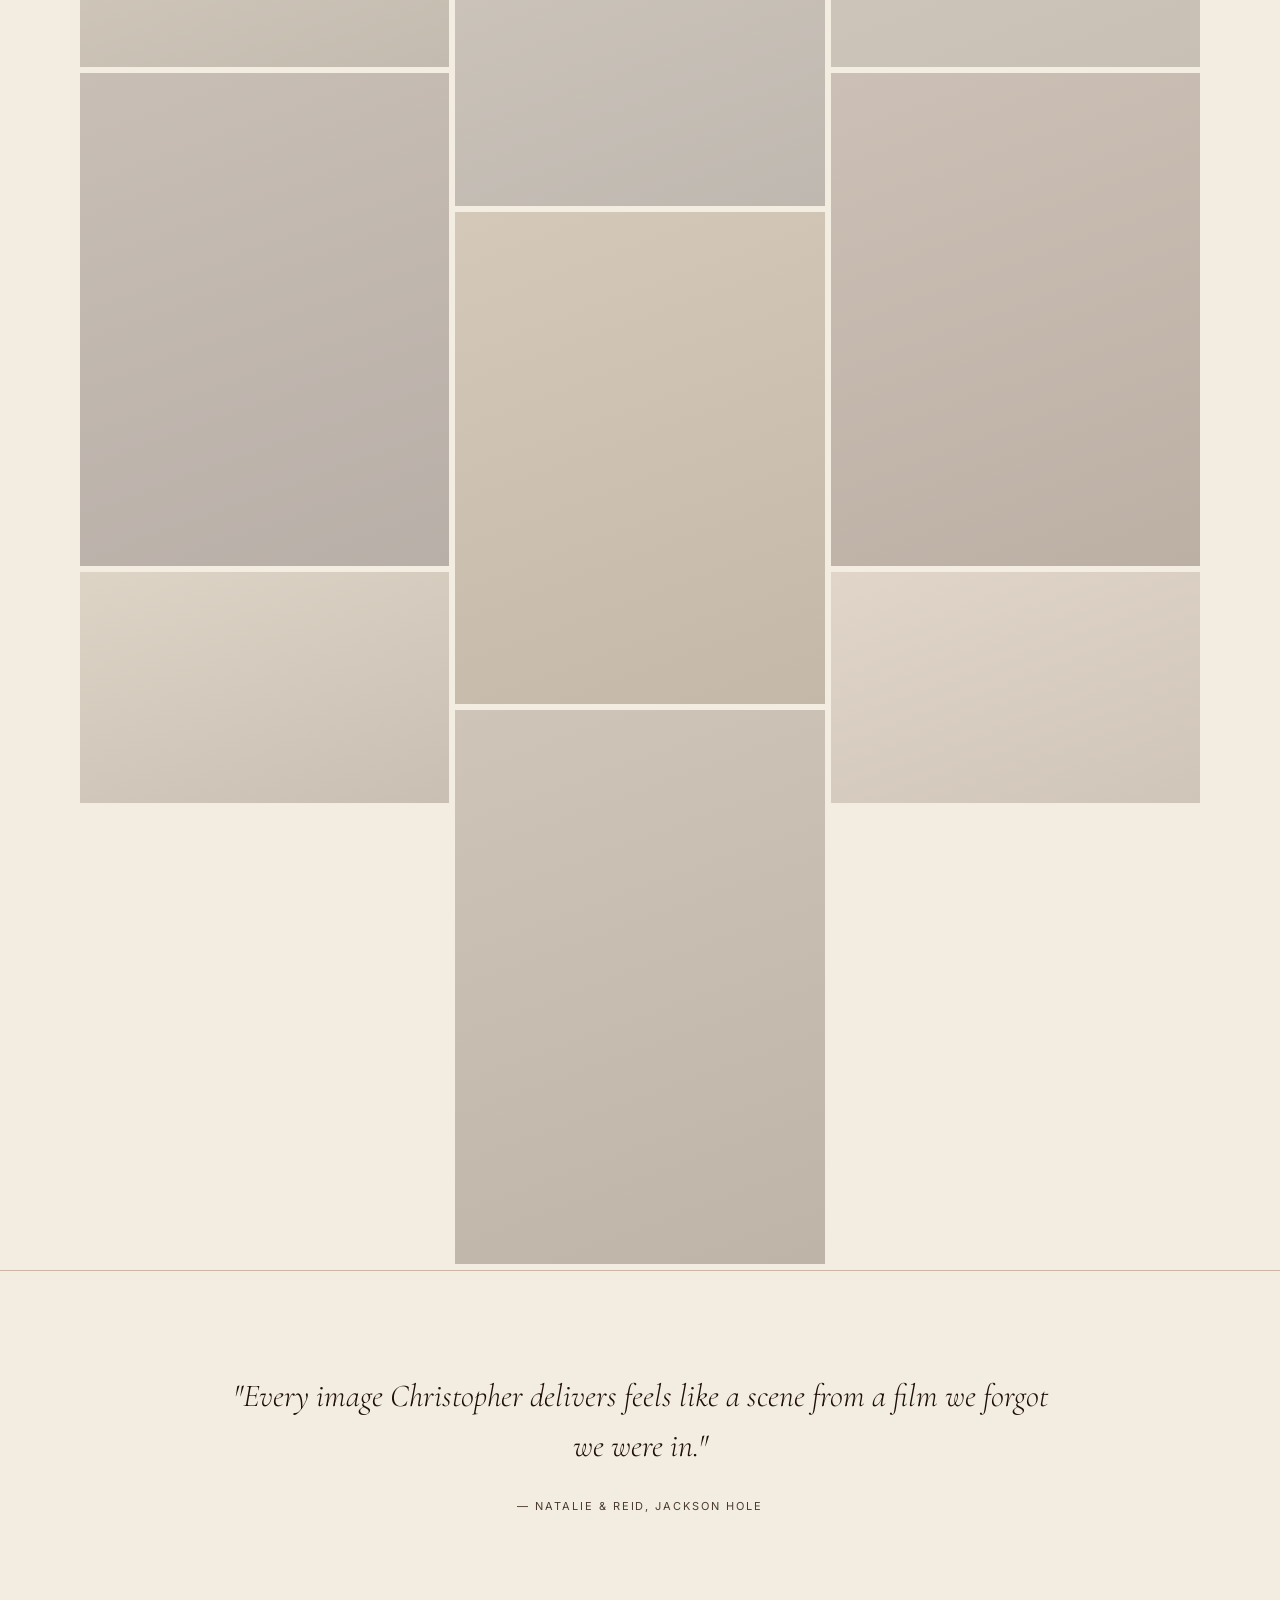
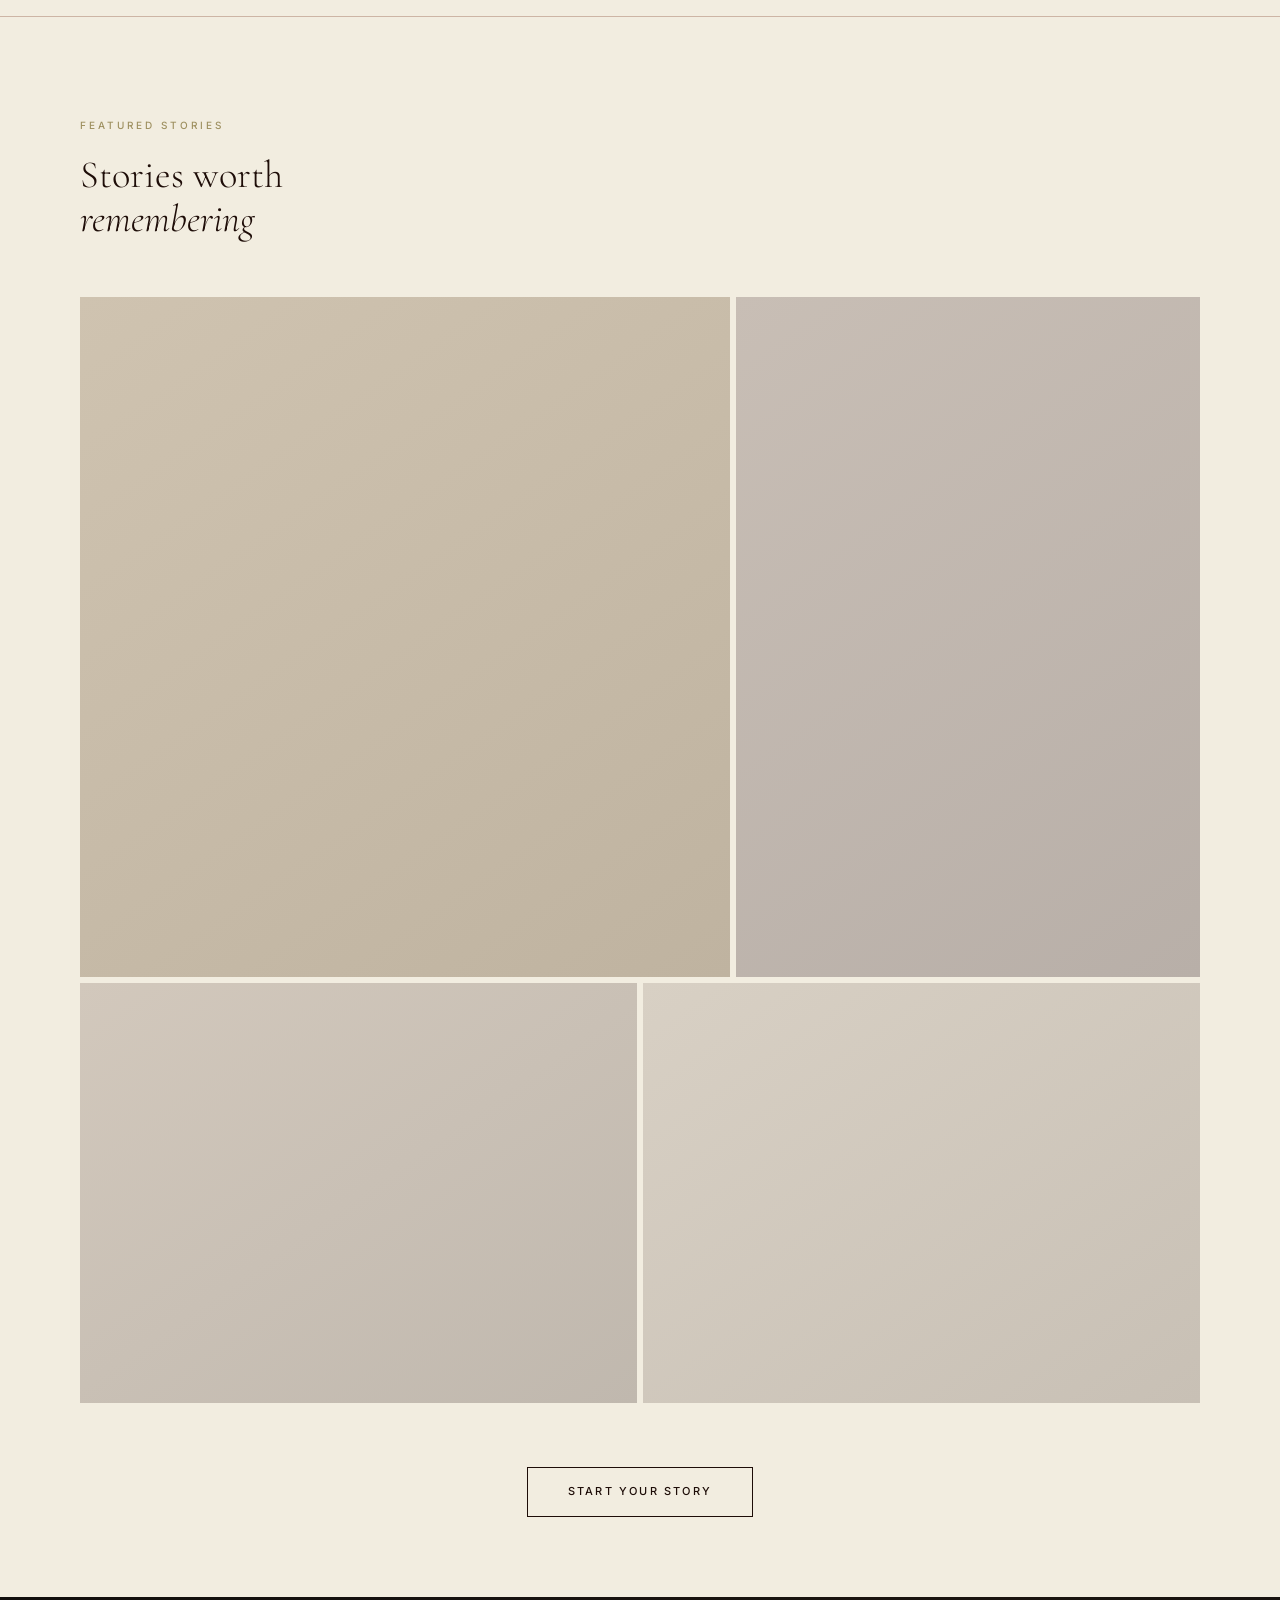
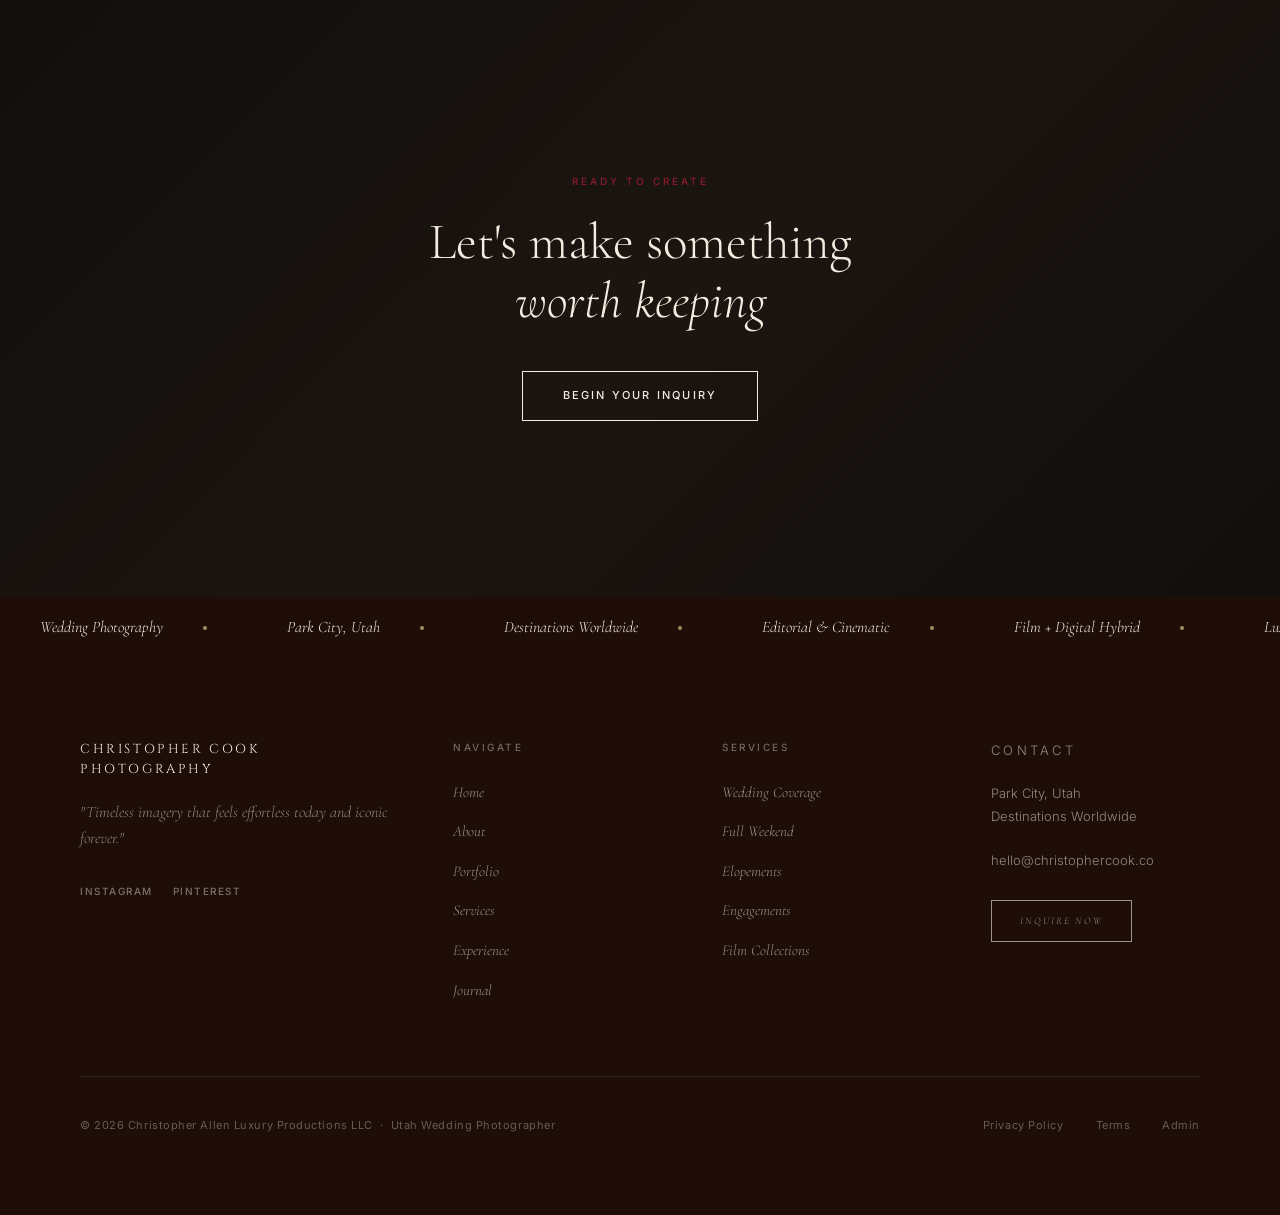
<file: portfolio.html>
<!DOCTYPE html>
<html lang="en">
<head>
  <meta charset="UTF-8" />
  <link rel="icon" type="image/png" href="/favicon.png" />
  <meta name="viewport" content="width=device-width, initial-scale=1.0" />
  <title>Portfolio | Christopher Cook Wedding Photography, Park City Utah</title>
  <meta name="description" content="Browse the wedding portfolio of Christopher Cook Photography — editorial, cinematic imagery from Park City, Jackson Hole, the Amalfi Coast, and destinations worldwide." />
  <link rel="canonical" href="https://christophercook.co/portfolio" />
  <meta property="og:type" content="website" />
  <meta property="og:url" content="https://christophercook.co/portfolio" />
  <meta property="og:site_name" content="Christopher Cook Photography" />
  <meta property="og:title" content="Portfolio | Christopher Cook Wedding Photography, Park City Utah" />
  <meta property="og:description" content="Browse the wedding portfolio of Christopher Cook Photography — editorial, cinematic imagery from Park City, Jackson Hole, the Amalfi Coast, and destinations worldwide." />
  <meta property="og:image" content="https://christophercook.co/og-image.jpg" />
  <meta name="twitter:card" content="summary_large_image" />
  <meta name="twitter:title" content="Portfolio | Christopher Cook Wedding Photography, Park City Utah" />
  <meta name="twitter:description" content="Browse the wedding portfolio of Christopher Cook Photography — editorial, cinematic imagery from Park City, Jackson Hole, the Amalfi Coast, and destinations worldwide." />
  <meta name="twitter:image" content="https://christophercook.co/og-image.jpg" />
  <script type="application/ld+json">
  {"@context":"https://schema.org","@graph":[{"@type":["LocalBusiness","ProfessionalService"],"@id":"https://christophercook.co/#business","name":"Christopher Cook Photography","description":"Luxury editorial wedding photography studio based in Park City, Utah.","url":"https://christophercook.co","email":"hello@christophercook.co","address":{"@type":"PostalAddress","addressLocality":"Park City","addressRegion":"UT","addressCountry":"US"},"areaServed":["Park City, UT","Salt Lake City, UT","Jackson Hole, WY","Charleston, SC","Destinations Worldwide"],"priceRange":"$8500–$12000","image":"https://christophercook.co/og-image.jpg","sameAs":["https://www.instagram.com/christophercookphoto","https://www.pinterest.com/christophercookphoto"]},{"@type":"WebPage","url":"https://christophercook.co/portfolio","name":"Portfolio | Christopher Cook Wedding Photography, Park City Utah","description":"Browse the wedding portfolio of Christopher Cook Photography — editorial, cinematic imagery from Park City, Jackson Hole, the Amalfi Coast, and destinations worldwide.","isPartOf":{"@id":"https://christophercook.co/#business"}}]}
  </script>
  <link rel="preconnect" href="https://fonts.googleapis.com" />
  <link rel="preconnect" href="https://fonts.gstatic.com" crossorigin />
  <link href="https://fonts.googleapis.com/css2?family=Cormorant+Garamond:ital,wght@0,300;0,400;0,500;1,300;1,400&family=Inter:wght@300;400;500&family=Cinzel:wght@400;500&display=swap" rel="stylesheet" />
  <link rel="stylesheet" href="shared.css" />
  <link rel="preconnect" href="https://mmvyplpghfnuacglwhou.supabase.co" />
  <style>
    /* ─── Portfolio Hero ─────────────────────────────────────── */
    .port-hero {
      position: relative; height: 70vh; min-height: 560px;
      display: flex; align-items: flex-end;
      overflow: hidden;
    }
    .port-hero-bg {
      position: absolute; inset: 0;
      background: linear-gradient(145deg, #1a1512 0%, #2a2018 60%, #1e1c18 100%);
    }
    .port-hero-overlay {
      position: absolute; inset: 0;
      background: linear-gradient(to top, rgba(7,7,7,.72) 0%, rgba(7,7,7,.2) 60%, transparent 100%);
    }
    .port-hero-content {
      position: relative; z-index: 2;
      padding: 0 80px 80px; max-width: 1200px; width: 100%;
    }
    .port-hero-eyebrow {
      font-family: var(--sans); font-size: 10px; letter-spacing: .3em;
      text-transform: uppercase; font-weight: 500; color: var(--accent);
      margin-bottom: 20px;
    }
    .port-hero-title {
      font-family: var(--serif); font-size: clamp(56px, 8vw, 120px);
      font-weight: 300; line-height: .95; letter-spacing: -.01em; color: var(--cream);
    }
    .port-hero-title em { font-style: italic; }

    /* ─── Intro Text ─────────────────────────────────────────── */
    .port-intro {
      padding: 80px 80px 48px;
      border-bottom: 1px solid var(--page-border);
    }
    .port-intro-text {
      font-family: var(--serif); font-size: clamp(18px, 1.8vw, 24px);
      font-weight: 300; line-height: 1.7; color: var(--page-fg-mid);
      max-width: 760px; margin: 0 auto; text-align: center;
    }

    /* ─── Masonry Grid (CSS Columns) ────────────────────────── */
    .masonry-outer { padding: 0 80px; max-width: 1600px; margin: 0 auto; }
    .masonry-grid {
      columns: 3;
      column-gap: 6px;
    }
    .masonry-item {
      break-inside: avoid;
      margin-bottom: 6px;
      overflow: hidden;
      cursor: pointer;
      position: relative;
    }
    .masonry-placeholder {
      display: block; width: 100%;
      transition: transform .7s ease;
    }
    .masonry-item:hover .masonry-placeholder { transform: scale(1.04); }

    /* Aspect ratios */
    .ar-portrait  .masonry-placeholder { aspect-ratio: 2 / 3; }
    .ar-tall      .masonry-placeholder { aspect-ratio: 3 / 4; }
    .ar-landscape .masonry-placeholder { aspect-ratio: 16 / 10; }
    .ar-square    .masonry-placeholder { aspect-ratio: 1 / 1; }

    /* Placeholder gradients */
    .mg1  { background: linear-gradient(160deg,#cfc3b0 0%,#bfb3a0 100%); }
    .mg2  { background: linear-gradient(160deg,#d6ccbf 0%,#c4bbb0 100%); }
    .mg3  { background: linear-gradient(160deg,#c8beb5 0%,#b8afa8 100%); }
    .mg4  { background: linear-gradient(160deg,#ddd4c6 0%,#c9bfb3 100%); }
    .mg5  { background: linear-gradient(160deg,#c5bdb8 0%,#b3aba6 100%); }
    .mg6  { background: linear-gradient(160deg,#d0c8be 0%,#bfb8b0 100%); }
    .mg7  { background: linear-gradient(160deg,#d4c8b8 0%,#c4b8a8 100%); }
    .mg8  { background: linear-gradient(160deg,#cec4b8 0%,#beb5a8 100%); }
    .mg9  { background: linear-gradient(160deg,#c8bfb8 0%,#b8b0a8 100%); }
    .mg10 { background: linear-gradient(160deg,#d8cfc4 0%,#c8c0b5 100%); }
    .mg11 { background: linear-gradient(160deg,#ccbfb5 0%,#bcb0a5 100%); }
    .mg12 { background: linear-gradient(160deg,#e0d5c8 0%,#cfc5b8 100%); }

    /* ─── Mid Testimonial ───────────────────────────────────── */
    .mid-quote {
      padding: 100px 80px; text-align: center;
      border-top: 1px solid var(--page-border);
      border-bottom: 1px solid var(--page-border);
      margin-top: 6px;
    }
    .mid-quote-text {
      font-family: var(--serif); font-size: clamp(22px,2.5vw,36px); font-style: italic;
      font-weight: 300; line-height: 1.55; max-width: 820px; margin: 0 auto 28px;
    }
    .mid-quote-attr { font-family: var(--sans); font-size: 11px; letter-spacing: .18em; text-transform: uppercase; color: var(--page-fg-mid); }

    /* ─── Featured Stories ──────────────────────────────────── */
    .featured-section { padding: 100px 80px 0; max-width: 1600px; margin: 0 auto; }
    .featured-eyebrow { font-family: var(--sans); font-size: 10px; letter-spacing: .3em; text-transform: uppercase; font-weight: 500; color: var(--accent); margin-bottom: 20px; }
    .featured-heading { font-family: var(--serif); font-size: clamp(34px,3vw,52px); font-weight: 300; line-height: 1.15; margin-bottom: 56px; }
    .featured-heading em { font-style: italic; }

    /* First row: 1 large + 1 tall side by side */
    .featured-row-1 {
      display: grid; grid-template-columns: 1.4fr 1fr;
      gap: 6px; margin-bottom: 6px;
    }
    .featured-row-1 .featured-item:first-child { height: 680px; }
    .featured-row-1 .featured-item:last-child  { height: 680px; }

    /* Second row: 2 equal wide items */
    .featured-row-2 {
      display: grid; grid-template-columns: 1fr 1fr;
      gap: 6px;
    }
    .featured-row-2 .featured-item { height: 420px; }

    .featured-item { position: relative; overflow: hidden; cursor: pointer; }
    .featured-placeholder { width: 100%; height: 100%; transition: transform .7s ease; }
    .featured-item:hover .featured-placeholder { transform: scale(1.04); }
    .featured-caption {
      position: absolute; bottom: 0; left: 0; right: 0;
      padding: 48px 36px 36px;
      background: linear-gradient(to top, rgba(7,7,7,.78) 0%, transparent 100%);
      transform: translateY(10px); opacity: 0;
      transition: transform .4s, opacity .4s;
    }
    .featured-item:hover .featured-caption { transform: translateY(0); opacity: 1; }
    .feat-place { font-family: var(--serif); font-size: 26px; font-style: italic; font-weight: 300; color: var(--cream); }
    .feat-type  { font-family: var(--sans); font-size: 10px; letter-spacing: .2em; text-transform: uppercase; color: rgba(249,249,245,.65); margin-top: 8px; }

    .featured-fp1 { background: linear-gradient(145deg,#cfc3b0 0%,#bfb3a0 100%); }
    .featured-fp2 { background: linear-gradient(145deg,#c8beb5 0%,#b8afa8 100%); }
    .featured-fp3 { background: linear-gradient(145deg,#d2c8bc 0%,#c0b8ae 100%); }
    .featured-fp4 { background: linear-gradient(145deg,#d8d0c4 0%,#c8c0b5 100%); }

    .view-all-wrap { text-align: center; padding: 64px 0 80px; }

    /* ─── Responsive ─────────────────────────────────────────── */
    @media (max-width: 1024px) {
      .port-hero-content { padding: 0 28px 60px; }
      .port-intro { padding: 60px 28px 40px; }
      .category-strip { padding: 32px 28px 44px; }
      .masonry-outer { padding: 0 28px; }
      .masonry-grid { columns: 2; }
      .featured-section { padding: 80px 28px 0; }
      .featured-row-1 { grid-template-columns: 1fr; }
      .featured-row-1 .featured-item:first-child { height: 420px; }
      .featured-row-1 .featured-item:last-child  { height: 420px; }
      .featured-row-2 { grid-template-columns: 1fr; }
      .featured-row-2 .featured-item { height: 360px; }
      .mid-quote { padding: 80px 28px; }
    }
    @media (max-width: 640px) {
      .masonry-grid { columns: 1; }
      .ar-portrait  .masonry-placeholder,
      .ar-tall      .masonry-placeholder,
      .ar-landscape .masonry-placeholder,
      .ar-square    .masonry-placeholder { aspect-ratio: 4 / 3; }
    }
  </style>
</head>
<body>

  <!-- ═══ NAV ═════════════════════════════════════════════════ -->
  <nav class="nav" id="mainNav">
    <a href="index.html" class="nav-logo">Christopher Cook Photography</a>
    <ul class="nav-links">
      <li><a href="index.html">Home</a></li>
      <li><a href="about.html">About</a></li>
      <li><a href="portfolio.html" class="active">Portfolio</a></li>
      <li><a href="services.html">Services</a></li>
      <li><a href="experience.html">Experience</a></li>
      <li><a href="journal.html">Journal</a></li>
    </ul>
    <a href="contact.html" class="nav-inquire">Inquire</a>
    <div class="nav-hamburger" id="hamburger">
      <span></span><span></span><span></span>
    </div>
  </nav>

  <div class="nav-overlay" id="navOverlay">
    <button class="nav-overlay-close" id="overlayClose">✕</button>
    <ul class="nav-overlay-links">
      <li><a href="index.html"     onclick="closeOverlay()">Home</a></li>
      <li><a href="about.html"     onclick="closeOverlay()">About</a></li>
      <li><a href="portfolio.html" onclick="closeOverlay()">Portfolio</a></li>
      <li><a href="services.html"  onclick="closeOverlay()">Services</a></li>
      <li><a href="experience.html">Experience</a></li>
      <li><a href="journal.html" onclick="closeOverlay()">Journal</a></li>
      <li><a href="contact.html" onclick="closeOverlay()">Inquire</a></li>
    </ul>
  </div>


  <!-- ═══ PORTFOLIO HERO ════════════════════════════════════════ -->
  <section class="port-hero">
    <div class="port-hero-bg" data-slot="portfolio-hero-bg"></div>
    <div class="port-hero-overlay"></div>
    <div class="port-hero-content">
      <p class="port-hero-eyebrow" data-copy="portfolio-hero-eyebrow">Portfolio</p>
      <h1 class="port-hero-title" data-copy="portfolio-hero-title"><em>The</em><br />Work</h1>
    </div>
  </section>


  <!-- ═══ INTRO ════════════════════════════════════════════════ -->
  <div class="port-intro">
    <p class="port-intro-text" data-copy="portfolio-intro-text">Wedding, destination, and editorial photography for couples who move through the world with intention. Each gallery is a body of work — considered, crafted, and made to last.</p>
  </div>


  <!-- ═══ MASONRY GALLERY ═══════════════════════════════════════ -->
  <div class="masonry-outer">
    <div class="masonry-grid">
      <div class="masonry-item ar-portrait">  <div class="masonry-placeholder mg1"  data-slot="portfolio-gallery-1"></div></div>
      <div class="masonry-item ar-landscape"> <div class="masonry-placeholder mg2"  data-slot="portfolio-gallery-2"></div></div>
      <div class="masonry-item ar-tall">      <div class="masonry-placeholder mg3"  data-slot="portfolio-gallery-3"></div></div>
      <div class="masonry-item ar-landscape"> <div class="masonry-placeholder mg4"  data-slot="portfolio-gallery-4"></div></div>
      <div class="masonry-item ar-portrait">  <div class="masonry-placeholder mg5"  data-slot="portfolio-gallery-5"></div></div>
      <div class="masonry-item ar-square">    <div class="masonry-placeholder mg6"  data-slot="portfolio-gallery-6"></div></div>
      <div class="masonry-item ar-tall">      <div class="masonry-placeholder mg7"  data-slot="portfolio-gallery-7"></div></div>
      <div class="masonry-item ar-portrait">  <div class="masonry-placeholder mg8"  data-slot="portfolio-gallery-8"></div></div>
      <div class="masonry-item ar-landscape"> <div class="masonry-placeholder mg9"  data-slot="portfolio-gallery-9"></div></div>
      <div class="masonry-item ar-portrait">  <div class="masonry-placeholder mg10" data-slot="portfolio-gallery-10"></div></div>
      <div class="masonry-item ar-tall">      <div class="masonry-placeholder mg11" data-slot="portfolio-gallery-11"></div></div>
      <div class="masonry-item ar-landscape"> <div class="masonry-placeholder mg12" data-slot="portfolio-gallery-12"></div></div>
    </div>
  </div>


  <!-- ═══ MID TESTIMONIAL ══════════════════════════════════════ -->
  <div class="mid-quote">
    <p class="mid-quote-text" data-copy="portfolio-mid-quote">"Every image Christopher delivers feels like a scene from a film we forgot we were in."</p>
    <p class="mid-quote-attr" data-copy="portfolio-mid-quote-author">— Natalie &amp; Reid, Jackson Hole</p>
  </div>


  <!-- ═══ FEATURED STORIES ═════════════════════════════════════ -->
  <div class="featured-section">
    <p class="featured-eyebrow" data-copy="portfolio-feat-eyebrow">Featured Stories</p>
    <h2 class="featured-heading" data-copy="portfolio-feat-heading">Stories worth<br /><em>remembering</em></h2>

    <div class="featured-row-1">
      <div class="featured-item">
        <div class="featured-placeholder featured-fp1" data-slot="portfolio-featured-1"></div>
        <div class="featured-caption">
          <p class="feat-place" data-copy="portfolio-feat1-place">Amangiri, Utah</p>
          <p class="feat-type" data-copy="portfolio-feat1-type">Desert Elopement</p>
        </div>
      </div>
      <div class="featured-item">
        <div class="featured-placeholder featured-fp2" data-slot="portfolio-featured-2"></div>
        <div class="featured-caption">
          <p class="feat-place" data-copy="portfolio-feat2-place">Amalfi Coast, Italy</p>
          <p class="feat-type" data-copy="portfolio-feat2-type">Destination Wedding</p>
        </div>
      </div>
    </div>

    <div class="featured-row-2">
      <div class="featured-item">
        <div class="featured-placeholder featured-fp3" data-slot="portfolio-featured-3"></div>
        <div class="featured-caption">
          <p class="feat-place" data-copy="portfolio-feat3-place">Jackson Hole, Wyoming</p>
          <p class="feat-type" data-copy="portfolio-feat3-type">Mountain Wedding</p>
        </div>
      </div>
      <div class="featured-item">
        <div class="featured-placeholder featured-fp4" data-slot="portfolio-featured-4"></div>
        <div class="featured-caption">
          <p class="feat-place" data-copy="portfolio-feat4-place">Charleston, South Carolina</p>
          <p class="feat-type" data-copy="portfolio-feat4-type">Garden Wedding</p>
        </div>
      </div>
    </div>

    <div class="view-all-wrap">
      <a href="services.html" class="btn btn-dark">Start Your Story</a>
    </div>
  </div>


  <!-- ═══ CTA ══════════════════════════════════════════════════ -->
  <section class="cta">
    <div class="cta-bg" data-slot="portfolio-cta-bg"></div>
    <div class="cta-overlay"></div>
    <div class="cta-content">
      <p class="cta-eyebrow" data-copy="portfolio-cta-eyebrow">Ready to Create</p>
      <h2 class="cta-heading" data-copy="portfolio-cta-heading">Let's make something<br /><em>worth keeping</em></h2>
      <a href="mailto:hello@christophercook.co" class="btn btn-light">Begin Your Inquiry</a>
    </div>
  </section>


  <!-- ═══ MARQUEE ══════════════════════════════════════════════ -->
  <div class="marquee-bar">
    <div class="marquee-track">
      <span class="marquee-item">Wedding Photography <span class="marquee-dot"></span></span>
      <span class="marquee-item">Park City, Utah <span class="marquee-dot"></span></span>
      <span class="marquee-item">Destinations Worldwide <span class="marquee-dot"></span></span>
      <span class="marquee-item">Editorial &amp; Cinematic <span class="marquee-dot"></span></span>
      <span class="marquee-item">Film + Digital Hybrid <span class="marquee-dot"></span></span>
      <span class="marquee-item">Luxury Wedding Photographer <span class="marquee-dot"></span></span>
      <span class="marquee-item">Wedding Photography <span class="marquee-dot"></span></span>
      <span class="marquee-item">Park City, Utah <span class="marquee-dot"></span></span>
      <span class="marquee-item">Destinations Worldwide <span class="marquee-dot"></span></span>
      <span class="marquee-item">Editorial &amp; Cinematic <span class="marquee-dot"></span></span>
      <span class="marquee-item">Film + Digital Hybrid <span class="marquee-dot"></span></span>
      <span class="marquee-item">Luxury Wedding Photographer <span class="marquee-dot"></span></span>
    </div>
  </div>


  <!-- ═══ FOOTER ════════════════════════════════════════════════ -->
  <footer class="footer">
    <div class="footer-inner">
      <div>
        <p class="footer-brand-name">Christopher Cook Photography</p>
        <p class="footer-tagline">"Timeless imagery that feels effortless today and iconic forever."</p>
        <div class="footer-social">
          <a href="#">Instagram</a>
          <a href="#">Pinterest</a>
        </div>
      </div>
      <div class="footer-col">
        <p class="footer-col-title">Navigate</p>
        <ul>
          <li><a href="index.html">Home</a></li>
          <li><a href="about.html">About</a></li>
          <li><a href="portfolio.html">Portfolio</a></li>
          <li><a href="services.html">Services</a></li>
          <li><a href="experience.html">Experience</a></li>
          <li><a href="journal.html">Journal</a></li>
        </ul>
      </div>
      <div class="footer-col">
        <p class="footer-col-title">Services</p>
        <ul>
          <li><a href="services.html">Wedding Coverage</a></li>
          <li><a href="services.html">Full Weekend</a></li>
          <li><a href="services.html">Elopements</a></li>
          <li><a href="services.html">Engagements</a></li>
          <li><a href="services.html">Film Collections</a></li>
        </ul>
      </div>
      <div class="footer-col footer-col-contact">
        <p class="footer-col-title">Contact</p>
        <p>Park City, Utah<br />Destinations Worldwide</p>
        <p>hello@christophercook.co</p>
        <a href="services.html#inquire" class="btn btn-light" style="display:inline-block;font-size:10px;padding:12px 28px;margin-top:8px;">Inquire Now</a>
      </div>
    </div>
    <div class="footer-bottom">
      <p class="footer-copy">© 2026 Christopher Allen Luxury Productions LLC &nbsp;·&nbsp; Utah Wedding Photographer</p>
      <div class="footer-bottom-links">
        <a href="#">Privacy Policy</a>
        <a href="#">Terms</a>
        <a href="admin.html">Admin</a>
      </div>
    </div>
  </footer>

  <script src="shared.js" defer></script>
  <script>
    initFadeIn('.port-intro, .mid-quote, .featured-section, .cta-content');

  </script>
</body>
</html>
</file>
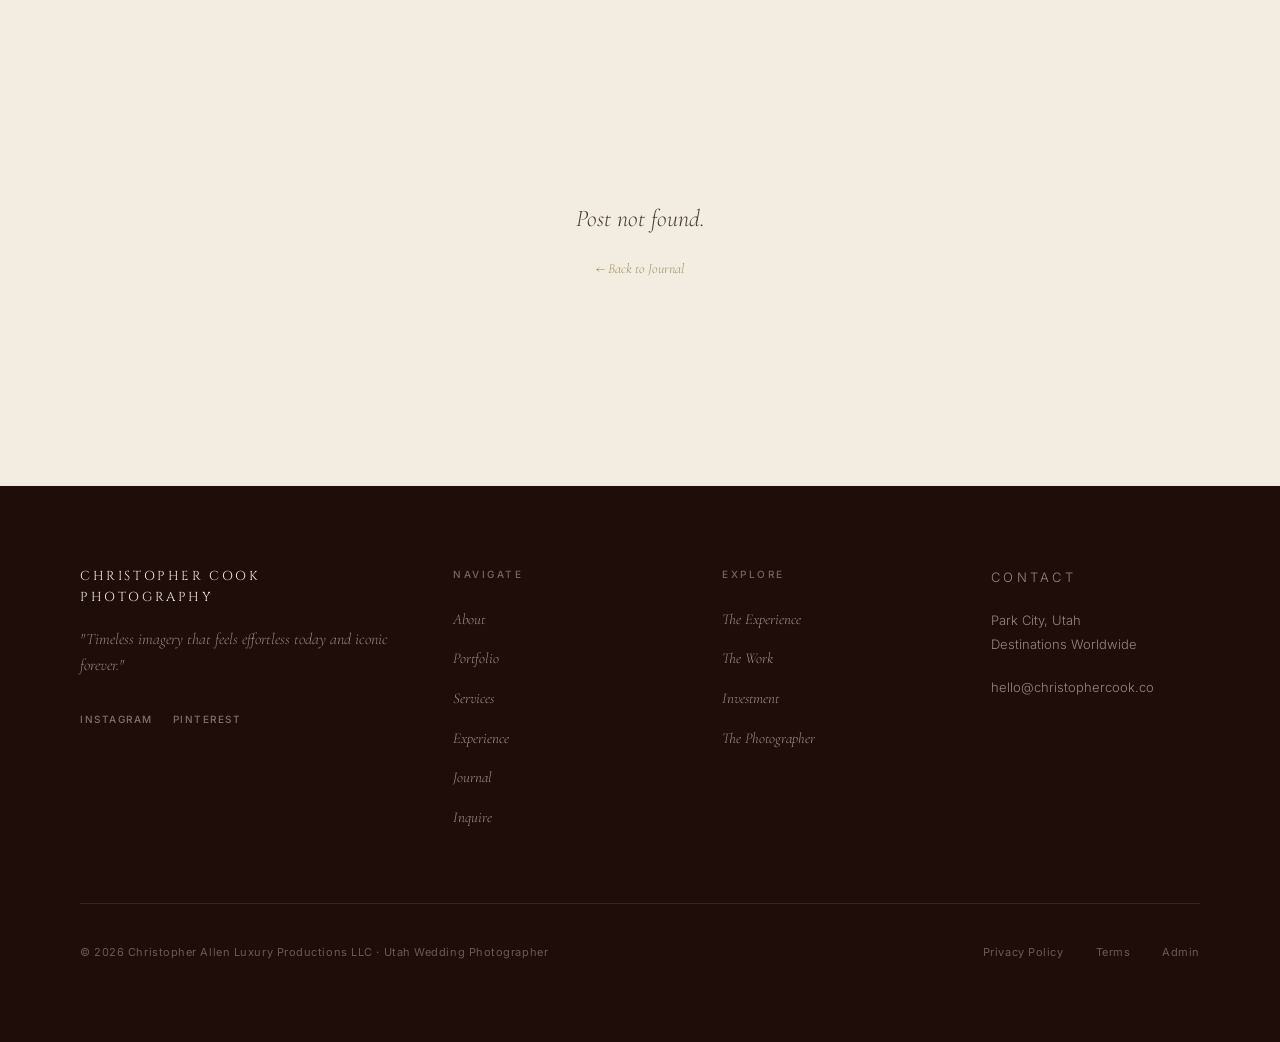
<file: post.html>
<!DOCTYPE html>
<html lang="en">
<head>
  <meta charset="UTF-8" />
  <link rel="icon" type="image/png" href="/favicon.png" />
  <meta name="viewport" content="width=device-width, initial-scale=1.0" />
  <title id="page-title">Journal — Christopher Cook Photography</title>
  <meta name="description" id="page-desc" content="Stories and insights from Christopher Cook Photography." />
  <meta property="og:type" content="article" />
  <meta property="og:site_name" content="Christopher Cook Photography" />
  <meta property="og:title" id="og-title" content="Journal — Christopher Cook Photography" />
  <meta property="og:description" id="og-desc" content="" />
  <meta property="og:image" id="og-image" content="https://christophercook.co/og-image.jpg" />
  <link rel="preconnect" href="https://fonts.googleapis.com" />
  <link rel="preconnect" href="https://fonts.gstatic.com" crossorigin />
  <link href="https://fonts.googleapis.com/css2?family=Cormorant+Garamond:ital,wght@0,300;0,400;0,500;1,300;1,400&family=Inter:wght@300;400;500&family=Cinzel:wght@400;500&display=swap" rel="stylesheet" />
  <link rel="stylesheet" href="shared.css" />
  <link rel="preconnect" href="https://mmvyplpghfnuacglwhou.supabase.co" />
  <style>
    /* ─── Full-Bleed Hero ─────────────────────────────────── */
    .post-hero {
      position: relative;
      height: 85vh; min-height: 600px; max-height: 1000px;
      overflow: hidden;
    }
    .post-hero-img {
      position: absolute; inset: 0;
      background-size: cover; background-position: center;
      will-change: transform;
    }
    .post-hero-overlay {
      position: absolute; inset: 0;
      background: linear-gradient(to top, rgba(0,0,0,.55) 0%, rgba(0,0,0,.1) 40%, rgba(0,0,0,.2) 100%);
    }

    /* ─── Title Block (below hero, on cream) ───────────── */
    .post-title-block {
      text-align: center;
      padding: 80px 40px 60px;
      max-width: 800px; margin: 0 auto;
    }
    .post-date {
      font-family: var(--sans); font-size: 10px; letter-spacing: .35em;
      text-transform: uppercase; font-weight: 500; color: var(--accent);
      margin-bottom: 28px;
    }
    .post-title {
      font-family: var(--serif);
      font-size: clamp(38px, 5.5vw, 72px);
      font-weight: 300; font-style: italic;
      line-height: 1.05; letter-spacing: -.01em;
      color: var(--page-fg);
    }
    .post-title-rule {
      width: 48px; height: 1px;
      background: var(--accent); opacity: .5;
      margin: 36px auto 0;
    }

    /* ─── Excerpt / Intro Text ─────────────────────────── */
    .post-intro {
      max-width: 680px; margin: 0 auto;
      padding: 0 40px 64px;
      text-align: center;
    }
    .post-excerpt {
      font-family: var(--serif);
      font-size: clamp(20px, 2.5vw, 28px);
      font-weight: 300; font-style: italic;
      line-height: 1.55;
      color: var(--page-fg-mid);
    }

    /* ─── Post Body ────────────────────────────────────── */
    .post-body-wrap {
      max-width: 660px; margin: 0 auto;
      padding: 0 40px 80px;
    }
    .post-content {
      font-size: 14px; line-height: 1.9;
      font-weight: 300; color: var(--page-fg);
      text-align: justify;
    }
    /* Drop cap on first paragraph */
    .post-content > p:first-of-type::first-letter {
      float: left;
      font-family: var(--serif);
      font-size: 5.2rem; line-height: .78;
      padding-top: .45rem; padding-right: .65rem;
      color: var(--forest);
      font-weight: 300;
    }
    .post-content p { margin-bottom: 28px; }
    .post-content h2 {
      font-family: var(--serif);
      font-size: clamp(28px, 3vw, 40px);
      font-weight: 300; font-style: italic;
      margin: 72px 0 24px; line-height: 1.15;
      text-align: center;
    }
    .post-content h3 {
      font-family: var(--sans);
      font-size: 10px; letter-spacing: .2em;
      text-transform: uppercase; font-weight: 500;
      margin: 48px 0 16px; color: var(--accent);
    }

    /* Pull quote — centered, large italic serif */
    .post-content blockquote {
      font-family: var(--serif);
      font-size: clamp(22px, 2.8vw, 34px);
      font-style: italic; font-weight: 300;
      line-height: 1.45;
      color: var(--forest);
      text-align: center;
      border: none; padding: 0;
      margin: 72px auto;
      max-width: 580px;
      position: relative;
    }
    .post-content blockquote::before {
      content: '\201C';
      display: block;
      font-family: var(--serif);
      font-size: 72px; line-height: .5;
      color: var(--accent); opacity: .3;
      margin-bottom: 16px;
    }

    /* Images inside body — full bleed out of column */
    .post-content img {
      display: block;
      width: calc(100% + 160px);
      margin-left: -80px;
      height: auto;
      margin-top: 48px; margin-bottom: 48px;
    }
    /* Blog gallery blocks (from editor — Ratta Studio style) */
    .post-content .blog-gallery {
      display: grid;
      grid-template-columns: repeat(3, 1fr);
      gap: 0;
      margin: 48px -80px;
    }
    .post-content .blog-gallery img {
      width: 100% !important; height: 100% !important;
      object-fit: cover; aspect-ratio: 2/3;
      margin: 0 !important;
      border-radius: 0;
      display: block;
    }
    .post-content a {
      color: var(--accent);
      border-bottom: 1px solid var(--accent);
    }
    .post-content ul, .post-content ol {
      margin: 16px 0 28px 24px;
    }
    .post-content li { margin-bottom: 10px; }

    /* ─── Masonry Gallery (injected from body images) ── */
    .post-gallery {
      display: grid;
      grid-template-columns: repeat(3, 1fr);
      gap: 0;
      margin: 0 0 80px;
    }
    .post-gallery img {
      width: 100%; height: 100%;
      object-fit: cover; aspect-ratio: 2/3;
      display: block;
      transition: opacity .4s ease;
    }
    .post-gallery img:hover { opacity: .88; }

    /* ─── Tags ─────────────────────────────────────────── */
    .post-tags {
      display: flex; flex-wrap: wrap; gap: 8px;
      justify-content: center;
      max-width: 660px; margin: 0 auto;
      padding: 0 40px 48px;
    }
    .post-tag {
      font-family: var(--sans); font-size: 9px; letter-spacing: .18em;
      text-transform: uppercase; font-weight: 500;
      padding: 7px 18px; border: 1px solid var(--page-border);
      color: var(--page-fg-mid);
      transition: all .3s;
    }
    .post-tag:hover {
      border-color: var(--accent); color: var(--accent);
    }

    /* ─── Closing CTA ──────────────────────────────────── */
    .post-cta {
      background: var(--forest); color: var(--cream);
      text-align: center;
      padding: 100px 40px;
    }
    .post-cta-eyebrow {
      font-family: var(--sans); font-size: 10px; letter-spacing: .3em;
      text-transform: uppercase; font-weight: 500;
      color: var(--blush); margin-bottom: 24px;
    }
    .post-cta-heading {
      font-family: var(--serif);
      font-size: clamp(28px, 3.5vw, 48px);
      font-weight: 300; font-style: italic;
      line-height: 1.15; margin-bottom: 36px;
    }
    .post-cta .btn {
      color: var(--cream); border-color: var(--cream);
    }
    .post-cta .btn:hover {
      background: var(--cream); color: var(--forest);
    }

    /* ─── Back Link ────────────────────────────────────── */
    .post-back {
      text-align: center;
      padding: 48px 40px 80px;
    }
    .post-back a {
      font-family: var(--sans); font-size: 10px; letter-spacing: .2em;
      text-transform: uppercase; font-weight: 500;
      color: var(--accent);
      transition: opacity .3s;
    }
    .post-back a:hover { opacity: .6; }

    /* ─── More Stories ─────────────────────────────────── */
    .post-more {
      padding: 0 80px 100px;
      max-width: 1200px; margin: 0 auto;
    }
    .post-more-heading {
      font-family: var(--serif);
      font-size: clamp(28px, 3vw, 42px);
      font-weight: 300; font-style: italic;
      text-align: center;
      margin-bottom: 48px;
    }
    .post-more-grid {
      display: grid; grid-template-columns: repeat(3, 1fr);
      gap: 24px;
    }
    .post-more-card {
      display: block; text-decoration: none; color: inherit;
      transition: transform .5s ease;
    }
    .post-more-card:hover { transform: translateY(-4px); }
    .post-more-card-img {
      aspect-ratio: 2/3; overflow: hidden;
      margin-bottom: 16px;
    }
    .post-more-card-img img {
      width: 100%; height: 100%; object-fit: cover;
      transition: transform .8s ease;
    }
    .post-more-card:hover .post-more-card-img img {
      transform: scale(1.03);
    }
    .post-more-card-title {
      font-family: var(--serif); font-size: 18px;
      font-weight: 300; font-style: italic;
      line-height: 1.3;
    }
    .post-more-card-date {
      font-family: var(--sans); font-size: 10px; letter-spacing: .2em;
      text-transform: uppercase; color: var(--page-fg-mid);
      margin-top: 6px;
    }

    /* ─── Loading / Error ──────────────────────────────── */
    .post-loading {
      text-align: center; padding: 200px 40px;
      font-family: var(--serif);
      font-size: 24px; color: var(--page-fg-mid);
      font-weight: 300; font-style: italic;
    }

    /* ─── Fade-in on scroll ────────────────────────────── */
    .post-fade {
      opacity: 0; transform: translateY(24px);
      transition: opacity .7s ease, transform .7s ease;
    }
    .post-fade.visible {
      opacity: 1; transform: translateY(0);
    }

    /* ─── Responsive ───────────────────────────────────── */
    @media (max-width: 768px) {
      .nav { padding: 20px 24px; }
      .nav-links { display: none; }
      .nav-inquire { display: none; }
      .nav-hamburger { display: flex; }
      .post-hero { height: 60vh; min-height: 400px; }
      .post-title-block { padding: 60px 24px 40px; }
      .post-intro { padding: 0 24px 48px; }
      .post-body-wrap { padding: 0 24px 60px; }
      .post-content { text-align: left; }
      .post-content img {
        width: calc(100% + 48px);
        margin-left: -24px;
      }
      .post-gallery {
        grid-template-columns: repeat(2, 1fr);
        gap: 2px;
      }
      .post-content .blog-gallery {
        grid-template-columns: repeat(2, 1fr);
        margin: 32px -24px;
        gap: 2px;
      }
      .post-tags { padding: 0 24px 40px; }
      .post-cta { padding: 72px 24px; }
      .post-more { padding: 0 24px 72px; }
      .post-more-grid { grid-template-columns: 1fr; gap: 40px; }
      .post-back { padding: 32px 24px 60px; }
    }
  </style>
</head>
<body>

  <!-- ═══ NAV ═══════════════════════════════════════════════════ -->
  <nav class="nav" id="mainNav">
    <a href="index.html" class="nav-logo">Christopher Cook</a>
    <ul class="nav-links">
      <li><a href="about.html">About</a></li>
      <li><a href="portfolio.html">Portfolio</a></li>
      <li><a href="services.html">Services</a></li>
      <li><a href="experience.html">Experience</a></li>
      <li><a href="journal.html" class="active">Journal</a></li>
    </ul>
    <a href="contact.html" class="nav-inquire">Inquire</a>
    <div class="nav-hamburger" id="hamburger" aria-label="Open menu">
      <span></span><span></span><span></span>
    </div>
  </nav>

  <!-- Mobile Overlay -->
  <div class="nav-overlay" id="navOverlay">
    <button class="nav-overlay-close" id="overlayClose">✕</button>
    <ul class="nav-overlay-links">
      <li><a href="about.html" onclick="closeOverlay()">About</a></li>
      <li><a href="portfolio.html" onclick="closeOverlay()">Portfolio</a></li>
      <li><a href="services.html" onclick="closeOverlay()">Services</a></li>
      <li><a href="experience.html" onclick="closeOverlay()">Experience</a></li>
      <li><a href="journal.html" onclick="closeOverlay()">Journal</a></li>
      <li><a href="contact.html" onclick="closeOverlay()">Inquire</a></li>
    </ul>
  </div>

  <div id="post-container">
    <div class="post-loading">Loading…</div>
  </div>

  <!-- ═══ FOOTER ═════════════════════════════════════════════════ -->
  <footer class="footer">
    <div class="footer-inner">
      <div>
        <p class="footer-brand-name">Christopher Cook Photography</p>
        <p class="footer-tagline">"Timeless imagery that feels effortless today and iconic forever."</p>
        <div class="footer-social">
          <a href="https://www.instagram.com/christophercook.co" target="_blank" rel="noopener">Instagram</a>
          <a href="https://www.pinterest.com/christophercookco" target="_blank" rel="noopener">Pinterest</a>
        </div>
      </div>
      <div class="footer-col">
        <p class="footer-col-title">Navigate</p>
        <ul>
          <li><a href="about.html">About</a></li>
          <li><a href="portfolio.html">Portfolio</a></li>
          <li><a href="services.html">Services</a></li>
          <li><a href="experience.html">Experience</a></li>
          <li><a href="journal.html">Journal</a></li>
          <li><a href="contact.html">Inquire</a></li>
        </ul>
      </div>
      <div class="footer-col">
        <p class="footer-col-title">Explore</p>
        <ul>
          <li><a href="experience.html">The Experience</a></li>
          <li><a href="portfolio.html">The Work</a></li>
          <li><a href="services.html">Investment</a></li>
          <li><a href="about.html">The Photographer</a></li>
        </ul>
      </div>
      <div class="footer-col footer-col-contact">
        <p class="footer-col-title">Contact</p>
        <p>Park City, Utah<br />Destinations Worldwide</p>
        <p>hello@christophercook.co</p>
        <a href="contact.html" class="btn btn-dark" style="display:inline-block;font-size:10px;padding:12px 28px;margin-top:8px;">Inquire Now</a>
      </div>
    </div>
    <div class="footer-bottom">
      <p class="footer-copy">© 2026 Christopher Allen Luxury Productions LLC · Utah Wedding Photographer</p>
      <div class="footer-bottom-links">
        <a href="#">Privacy Policy</a>
        <a href="#">Terms</a>
        <a href="admin.html">Admin</a>
      </div>
    </div>
  </footer>

  <script src="shared.js" defer></script>
  <script>
    const SB_URL = 'https://mmvyplpghfnuacglwhou.supabase.co';
    const SB_ANON = 'eyJhbGciOiJIUzI1NiIsInR5cCI6IkpXVCJ9.eyJpc3MiOiJzdXBhYmFzZSIsInJlZiI6Im1tdnlwbHBnaGZudWFjZ2x3aG91Iiwicm9sZSI6ImFub24iLCJpYXQiOjE3NzM0MjcxMTAsImV4cCI6MjA4OTAwMzExMH0.R9OjlUSUVZph7rhh9oR_8e3wUuSPl5gE9WROIejzTPs';

    function getSlug() {
      var parts = window.location.pathname.split('/journal/');
      if (parts.length > 1 && parts[1]) return parts[1].replace(/\/$/, '');
      var params = new URLSearchParams(window.location.search);
      return params.get('slug');
    }

    async function loadPost() {
      var slug = getSlug();
      if (!slug) { show404(); return; }
      try {
        var res = await fetch(SB_URL + '/rest/v1/blog_posts?select=*&slug=eq.' + encodeURIComponent(slug) + '&status=eq.published&limit=1', {
          headers: { 'apikey': SB_ANON, 'Authorization': 'Bearer ' + SB_ANON }
        });
        var posts = await res.json();
        if (!posts || !posts.length) { show404(); return; }
        renderPost(posts[0]);
        loadMorePosts(posts[0].slug);
      } catch (e) {
        show404();
      }
    }

    function renderPost(post) {
      // Update meta tags
      var title = (post.meta_title || post.title) + ' — Christopher Cook Photography';
      document.getElementById('page-title').textContent = title;
      document.getElementById('og-title').setAttribute('content', title);
      var desc = post.meta_description || post.excerpt || '';
      document.getElementById('page-desc').setAttribute('content', desc);
      document.getElementById('og-desc').setAttribute('content', desc);
      if (post.featured_image_url) {
        document.getElementById('og-image').setAttribute('content', post.featured_image_url);
      }

      var date = new Date(post.published_at).toLocaleDateString('en-US', { month: 'long', day: 'numeric', year: 'numeric' });
      var tagsHtml = (post.tags || []).map(function(t) { return '<span class="post-tag">' + t + '</span>'; }).join('');

      // Extract inline images from body for gallery
      var bodyHtml = post.body || '';
      var imgRegex = /<img[^>]+src="([^"]+)"[^>]*>/gi;
      var galleryImgs = [];
      var match;
      while ((match = imgRegex.exec(bodyHtml)) !== null) {
        galleryImgs.push(match[1]);
      }
      // Remove images from body text (they'll go in the gallery)
      var cleanBody = bodyHtml.replace(/<img[^>]*>/gi, '');
      // Remove empty paragraphs left behind
      cleanBody = cleanBody.replace(/<p>\s*<\/p>/gi, '');

      // Build gallery HTML
      var galleryHtml = '';
      if (galleryImgs.length >= 3) {
        galleryHtml = '<div class="post-gallery post-fade">' +
          galleryImgs.map(function(src) {
            return '<img src="' + src + '" alt="" loading="lazy" />';
          }).join('') +
          '</div>';
      }

      document.getElementById('post-container').innerHTML =
        // Hero
        '<section class="post-hero">' +
          (post.featured_image_url ? '<div class="post-hero-img" style="background-image:url(\'' + post.featured_image_url + '\');background-position:' + (post.featured_image_focal_x || 50) + '% ' + (post.featured_image_focal_y || 50) + '%"></div>' : '') +
          '<div class="post-hero-overlay"></div>' +
        '</section>' +

        // Title block
        '<div class="post-title-block post-fade">' +
          '<p class="post-date">' + date + '</p>' +
          '<h1 class="post-title">' + post.title + '</h1>' +
          '<div class="post-title-rule"></div>' +
        '</div>' +

        // Excerpt
        (post.excerpt ? '<div class="post-intro post-fade"><p class="post-excerpt">' + post.excerpt + '</p></div>' : '') +

        // Body
        '<article class="post-body-wrap post-fade">' +
          '<div class="post-content">' + cleanBody + '</div>' +
        '</article>' +

        // Gallery
        galleryHtml +

        // Tags
        (tagsHtml ? '<div class="post-tags post-fade">' + tagsHtml + '</div>' : '') +

        // CTA
        '<section class="post-cta post-fade">' +
          '<p class="post-cta-eyebrow">Your Story Next</p>' +
          '<h2 class="post-cta-heading">Let\'s create something<br />worth keeping</h2>' +
          '<a href="contact.html" class="btn btn-light">Start Your Inquiry</a>' +
        '</section>' +

        // More stories placeholder
        '<div id="more-stories"></div>' +

        // Back
        '<div class="post-back">' +
          '<a href="journal.html">\u2190 Back to Journal</a>' +
        '</div>';

      // Trigger fade-in animations
      requestAnimationFrame(function() {
        var observer = new IntersectionObserver(function(entries) {
          entries.forEach(function(entry) {
            if (entry.isIntersecting) {
              entry.target.classList.add('visible');
              observer.unobserve(entry.target);
            }
          });
        }, { threshold: 0.15 });
        document.querySelectorAll('.post-fade').forEach(function(el) {
          observer.observe(el);
        });
      });

      // Parallax on hero
      var heroImg = document.querySelector('.post-hero-img');
      if (heroImg) {
        window.addEventListener('scroll', function() {
          var scrolled = window.pageYOffset;
          if (scrolled < window.innerHeight) {
            heroImg.style.transform = 'translateY(' + (scrolled * 0.3) + 'px) scale(1.05)';
          }
        }, { passive: true });
      }
    }

    async function loadMorePosts(currentSlug) {
      try {
        var res = await fetch(SB_URL + '/rest/v1/blog_posts?select=title,slug,featured_image_url,published_at&status=eq.published&slug=neq.' + encodeURIComponent(currentSlug) + '&order=published_at.desc&limit=3', {
          headers: { 'apikey': SB_ANON, 'Authorization': 'Bearer ' + SB_ANON }
        });
        var posts = await res.json();
        if (!posts || !posts.length) return;
        var container = document.getElementById('more-stories');
        if (!container) return;
        var cards = posts.map(function(p) {
          var d = new Date(p.published_at).toLocaleDateString('en-US', { month: 'long', year: 'numeric' });
          return '<a class="post-more-card" href="post.html?slug=' + p.slug + '">' +
            '<div class="post-more-card-img">' +
              (p.featured_image_url ? '<img src="' + p.featured_image_url + '" alt="" loading="lazy" />' : '') +
            '</div>' +
            '<p class="post-more-card-title">' + p.title + '</p>' +
            '<p class="post-more-card-date">' + d + '</p>' +
          '</a>';
        }).join('');
        container.innerHTML = '<div class="post-more post-fade">' +
          '<h2 class="post-more-heading">More Stories</h2>' +
          '<div class="post-more-grid">' + cards + '</div>' +
          '</div>';
        // Observe new fade elements
        var observer = new IntersectionObserver(function(entries) {
          entries.forEach(function(entry) {
            if (entry.isIntersecting) {
              entry.target.classList.add('visible');
              observer.unobserve(entry.target);
            }
          });
        }, { threshold: 0.15 });
        container.querySelectorAll('.post-fade').forEach(function(el) { observer.observe(el); });
      } catch (e) {}
    }

    function show404() {
      document.getElementById('post-container').innerHTML =
        '<div class="post-loading">' +
          'Post not found.<br />' +
          '<a href="journal.html" style="color:var(--accent);font-size:14px;margin-top:20px;display:inline-block;">\u2190 Back to Journal</a>' +
        '</div>';
    }

    loadPost();
  </script>
</body>
</html>
</file>
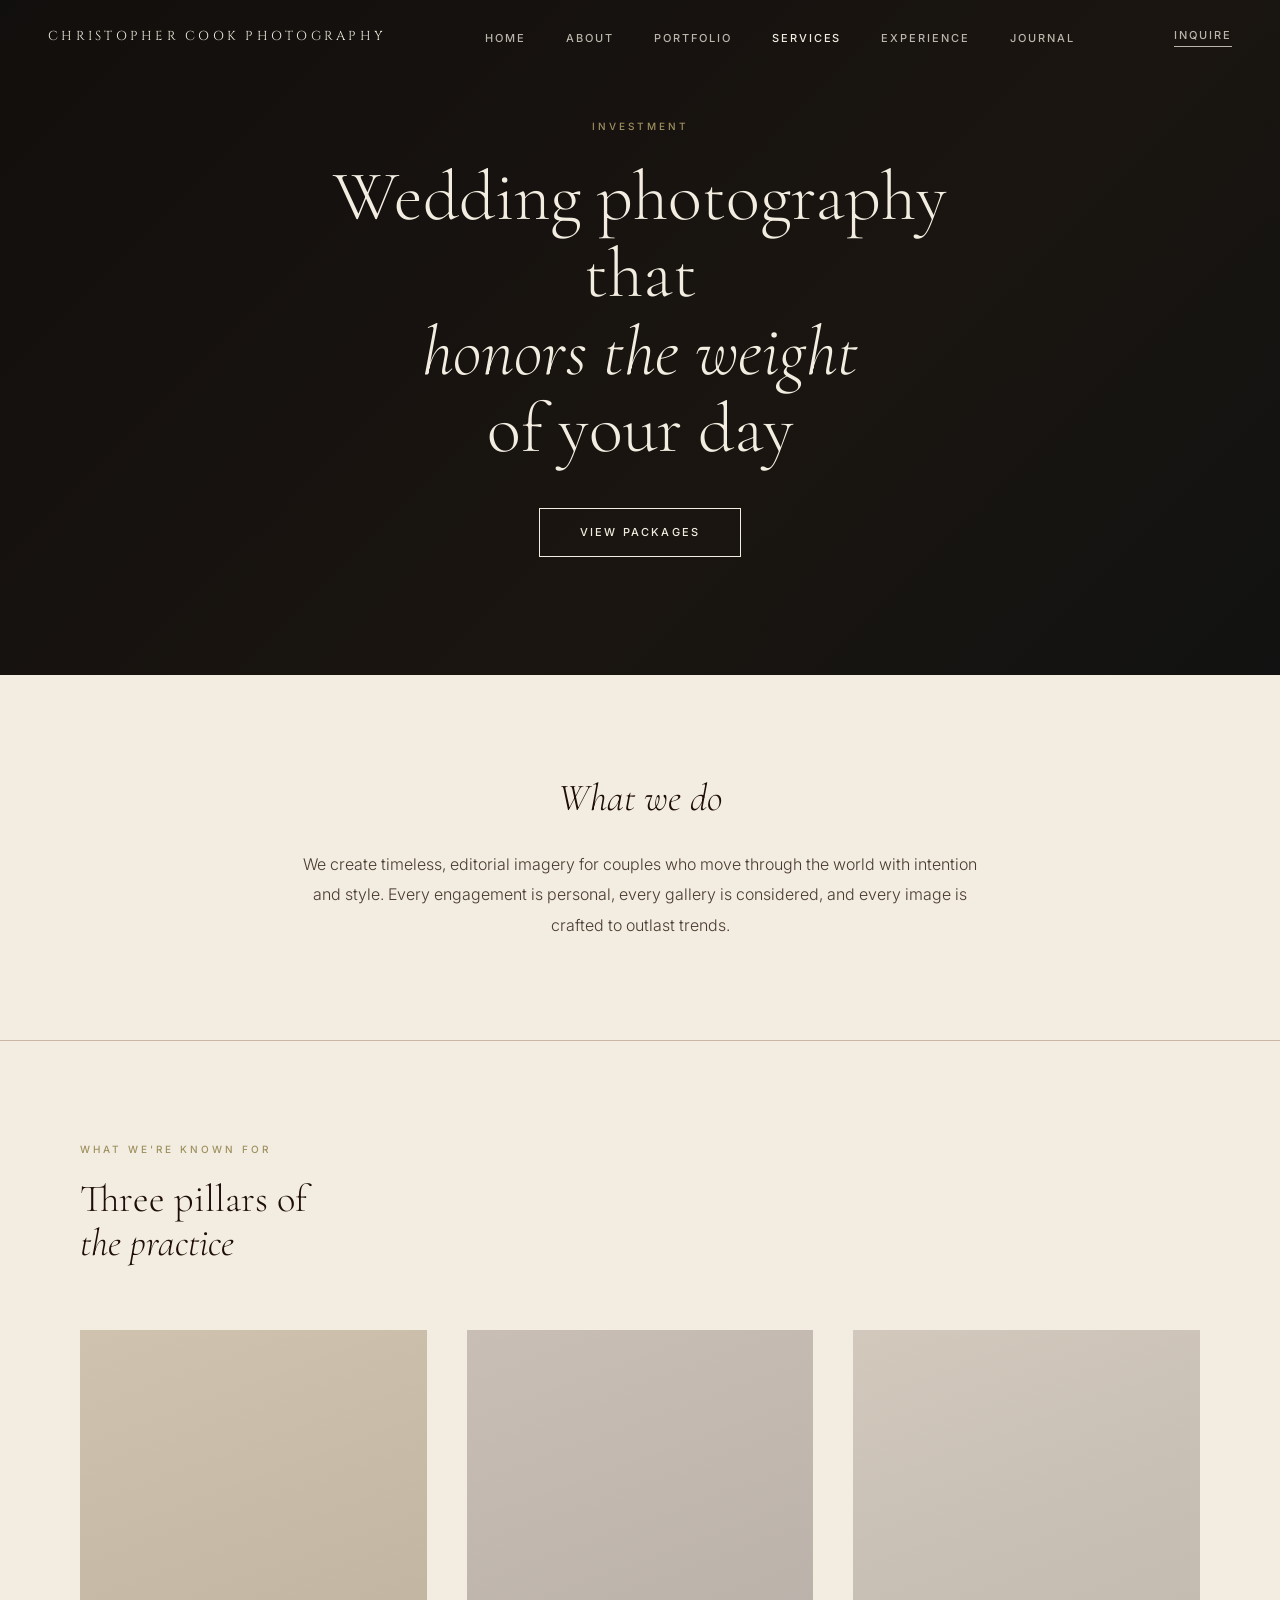
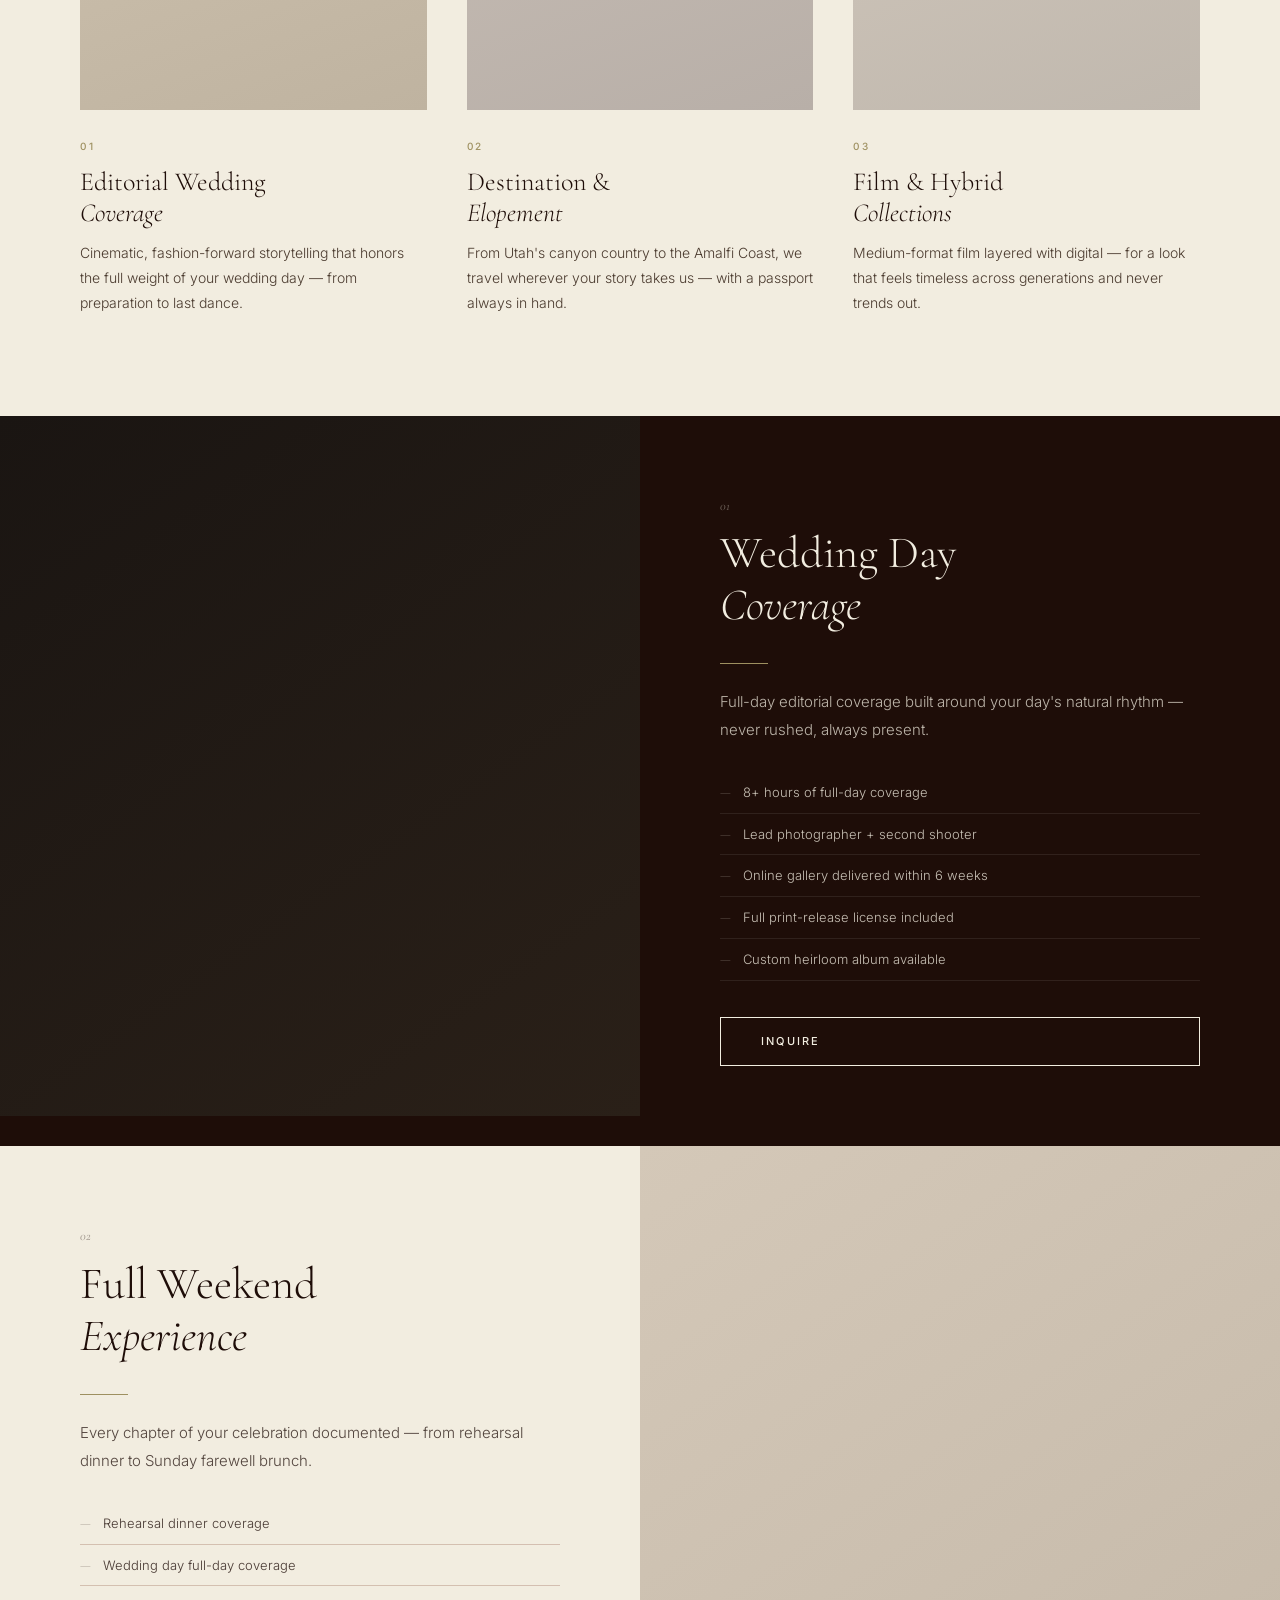
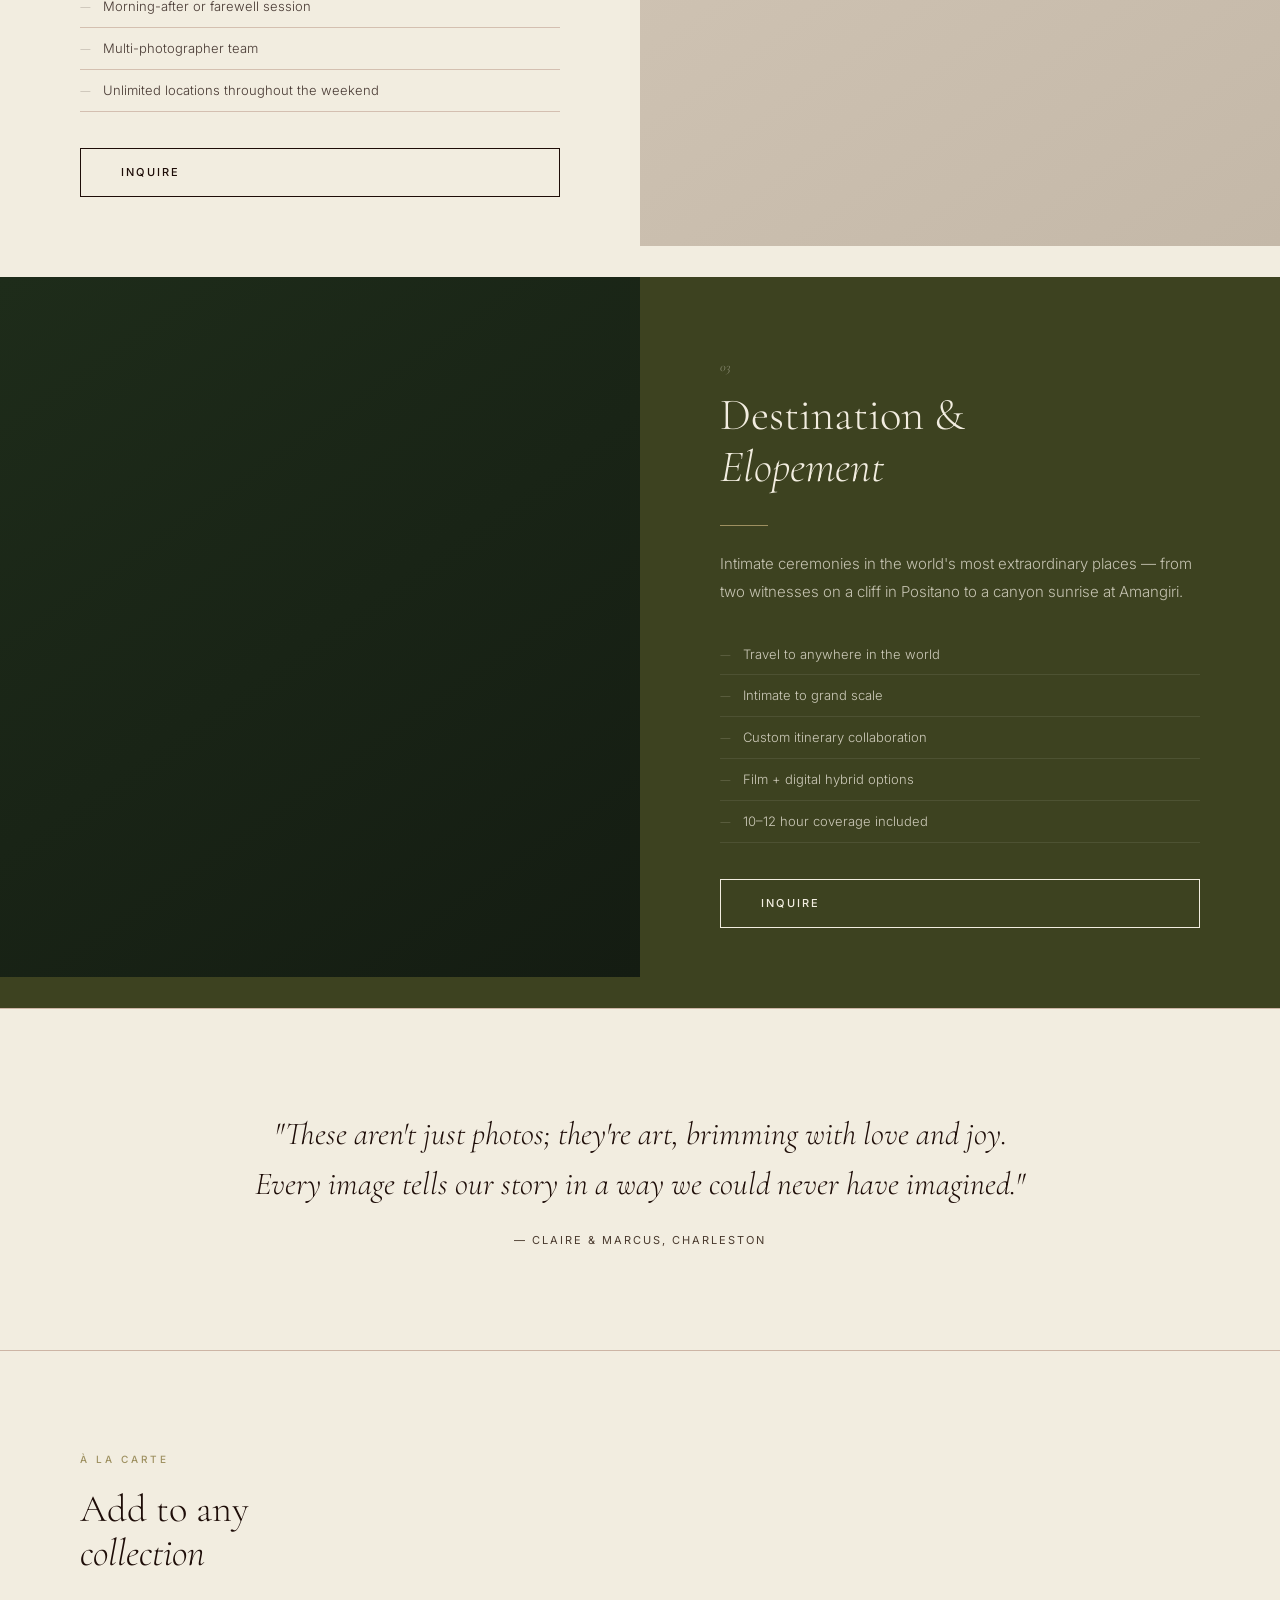
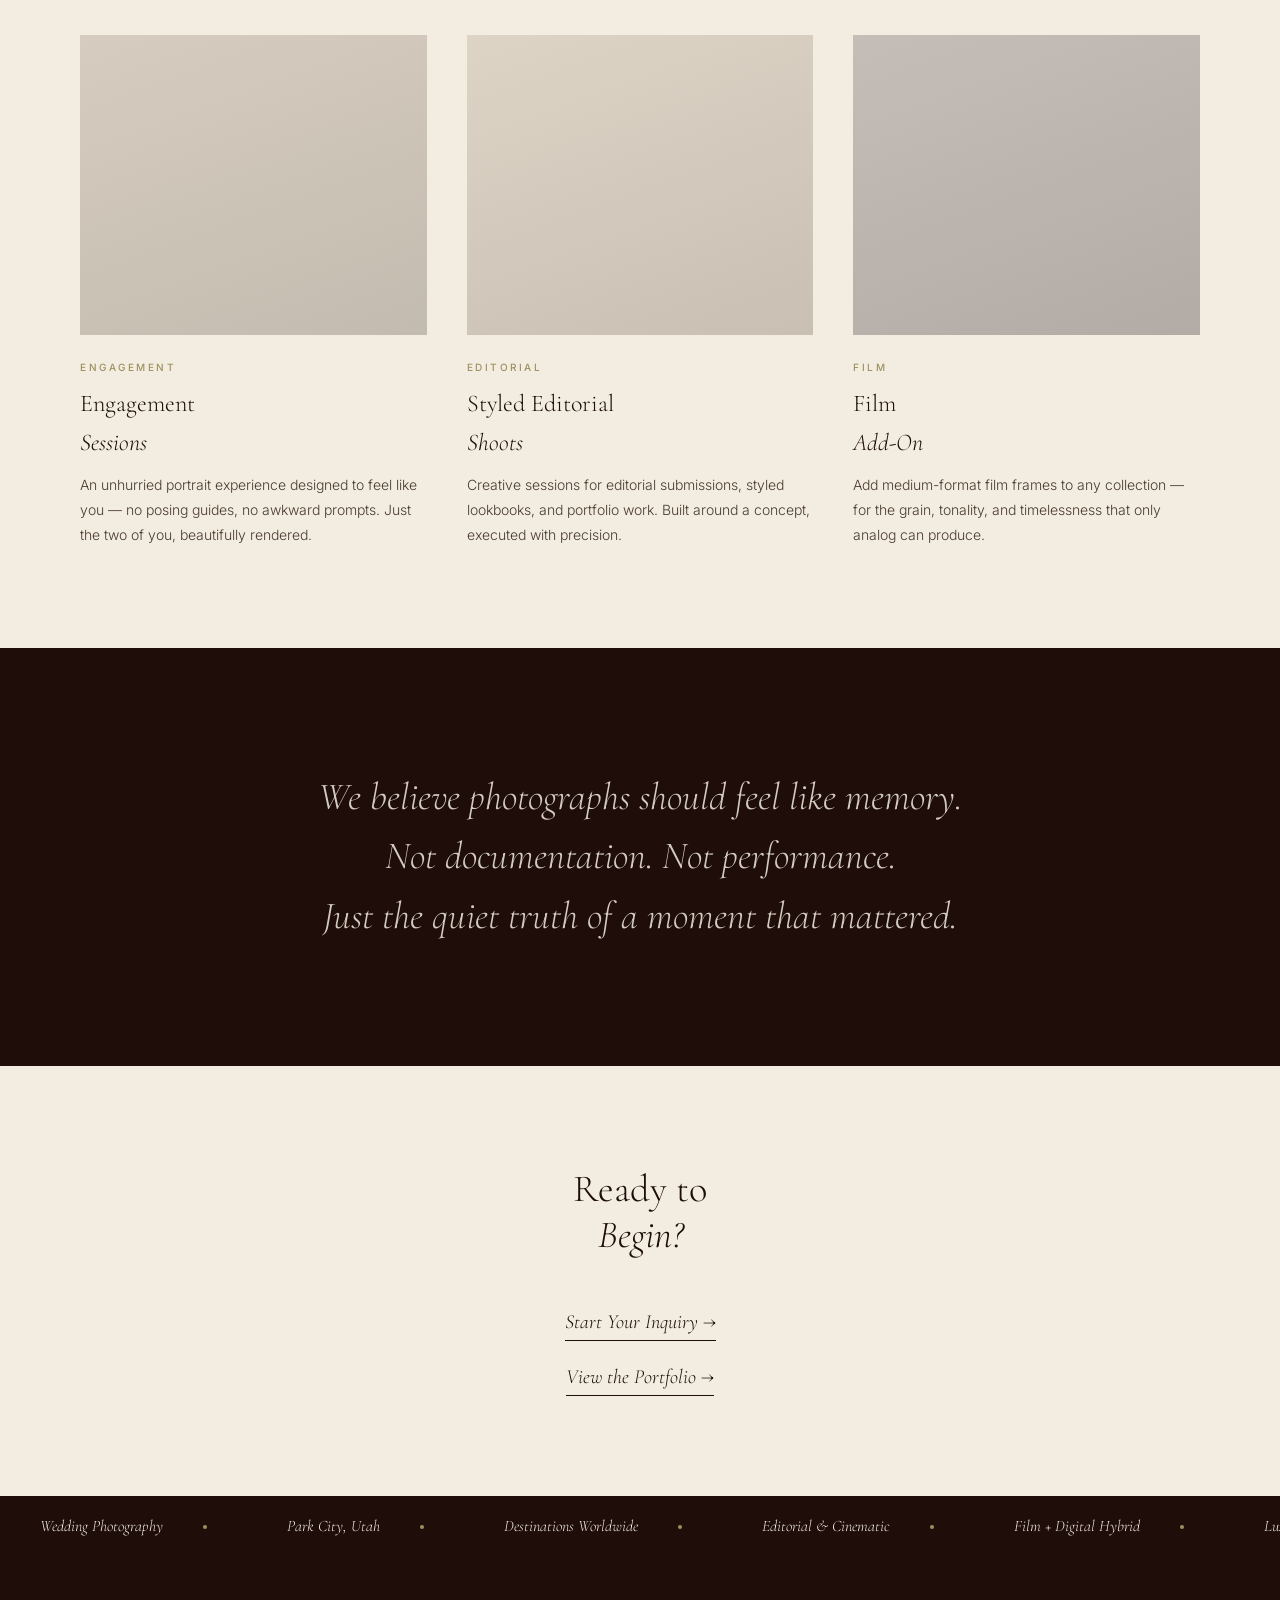
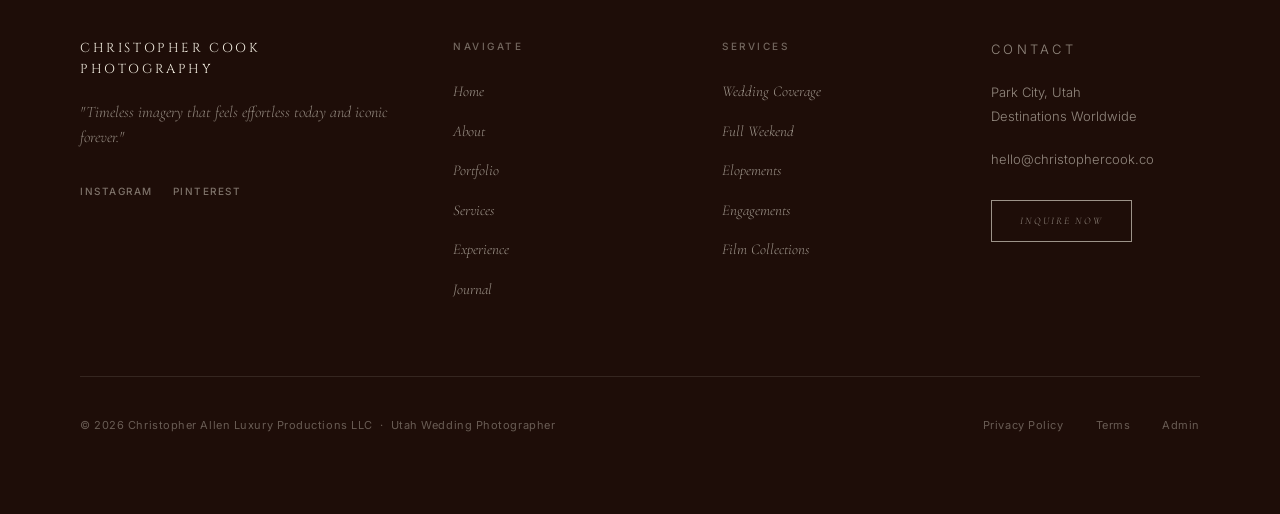
<file: services.html>
<!DOCTYPE html>
<html lang="en">
<head>
  <meta charset="UTF-8" />
  <link rel="icon" type="image/png" href="/favicon.png" />
  <meta name="viewport" content="width=device-width, initial-scale=1.0" />
  <title>Wedding Photography Investment | Christopher Cook Photography</title>
  <meta name="description" content="Wedding, elopement, and destination photography collections starting at $8,500. Based in Park City, Utah. Serving couples and destinations worldwide." />
  <link rel="canonical" href="https://christophercook.co/services" />
  <meta property="og:type" content="website" />
  <meta property="og:url" content="https://christophercook.co/services" />
  <meta property="og:site_name" content="Christopher Cook Photography" />
  <meta property="og:title" content="Wedding Photography Investment | Christopher Cook Photography" />
  <meta property="og:description" content="Wedding, elopement, and destination photography collections starting at $8,500. Based in Park City, Utah. Serving couples and destinations worldwide." />
  <meta property="og:image" content="https://christophercook.co/og-image.jpg" />
  <meta name="twitter:card" content="summary_large_image" />
  <meta name="twitter:title" content="Wedding Photography Investment | Christopher Cook Photography" />
  <meta name="twitter:description" content="Wedding, elopement, and destination photography collections starting at $8,500. Based in Park City, Utah. Serving couples and destinations worldwide." />
  <meta name="twitter:image" content="https://christophercook.co/og-image.jpg" />
  <script type="application/ld+json">
  {"@context":"https://schema.org","@graph":[{"@type":["LocalBusiness","ProfessionalService"],"@id":"https://christophercook.co/#business","name":"Christopher Cook Photography","description":"Luxury editorial wedding photography studio based in Park City, Utah.","url":"https://christophercook.co","email":"hello@christophercook.co","address":{"@type":"PostalAddress","addressLocality":"Park City","addressRegion":"UT","addressCountry":"US"},"areaServed":["Park City, UT","Salt Lake City, UT","Jackson Hole, WY","Charleston, SC","Destinations Worldwide"],"priceRange":"$8500–$12000","image":"https://christophercook.co/og-image.jpg","sameAs":["https://www.instagram.com/christophercookphoto","https://www.pinterest.com/christophercookphoto"]},{"@type":"WebPage","url":"https://christophercook.co/services","name":"Wedding Photography Investment | Christopher Cook Photography","description":"Wedding, elopement, and destination photography collections starting at $8,500. Based in Park City, Utah. Serving couples and destinations worldwide.","isPartOf":{"@id":"https://christophercook.co/#business"}}]}
  </script>
  <link rel="preconnect" href="https://fonts.googleapis.com" />
  <link rel="preconnect" href="https://fonts.gstatic.com" crossorigin />
  <link href="https://fonts.googleapis.com/css2?family=Cormorant+Garamond:ital,wght@0,300;0,400;0,500;1,300;1,400&family=Inter:wght@300;400;500&family=Cinzel:wght@400;500&display=swap" rel="stylesheet" />
  <link rel="stylesheet" href="shared.css" />
  <link rel="preconnect" href="https://mmvyplpghfnuacglwhou.supabase.co" />
  <style>
    /* ─── Page Hero ─────────────────────────────────────────── */
    .svc-hero {
      position: relative; height: 75vh; min-height: 600px;
      display: flex; align-items: center; justify-content: center;
      text-align: center; color: var(--cream); overflow: hidden;
    }
    .svc-hero-bg {
      position: absolute; inset: 0;
      background: linear-gradient(135deg, #1a1512 0%, #2a2018 60%, #1a1c1a 100%);
    }
    .svc-hero-overlay { position: absolute; inset: 0; background: rgba(7,7,7,.45); }
    .svc-hero-content { position: relative; z-index: 2; max-width: 800px; padding: 0 40px; }
    .svc-hero-eyebrow { font-family: var(--sans); font-size: 10px; letter-spacing: .3em; text-transform: uppercase; font-weight: 500; color: var(--accent); margin-bottom: 24px; }
    .svc-hero-title {
      font-family: var(--serif); font-size: clamp(40px, 5.5vw, 88px);
      font-weight: 300; line-height: 1.1; margin-bottom: 40px;
    }
    .svc-hero-title em { font-style: italic; }

    /* ─── Value Prop ────────────────────────────────────────── */
    .value-prop {
      padding: 100px 40px; text-align: center;
      border-bottom: 1px solid var(--page-border);
    }
    .value-prop-inner { max-width: 680px; margin: 0 auto; }
    .value-prop-heading { font-family: var(--serif); font-size: clamp(32px, 3vw, 48px); font-weight: 300; line-height: 1.2; margin-bottom: 28px; }
    .value-prop-heading em { font-style: italic; }
    .value-prop-body { font-size: 16px; line-height: 1.9; color: var(--page-fg-mid); font-weight: 300; }

    /* ─── Known For ─────────────────────────────────────────── */
    .known-for { padding: 100px 80px; }
    .known-for-header { margin-bottom: 64px; }
    .known-for-grid { display: grid; grid-template-columns: repeat(3, 1fr); gap: 40px; }
    .known-card { display: flex; flex-direction: column; }
    .known-img { height: 380px; overflow: hidden; margin-bottom: 28px; position: relative; }
    .known-img-placeholder { width: 100%; height: 100%; transition: transform .6s ease; }
    .known-card:hover .known-img-placeholder { transform: scale(1.04); }
    .kp1 { background: linear-gradient(160deg, #cfc3b0 0%, #bfb3a0 100%); }
    .kp2 { background: linear-gradient(160deg, #c8beb5 0%, #b8afa8 100%); }
    .kp3 { background: linear-gradient(160deg, #d2c8bc 0%, #c0b8ae 100%); }
    .known-card-label { font-family: var(--sans); font-size: 10px; letter-spacing: .25em; text-transform: uppercase; font-weight: 500; color: var(--accent); margin-bottom: 12px; }
    .known-card-heading { font-family: var(--serif); font-size: 26px; font-weight: 300; line-height: 1.2; margin-bottom: 12px; }
    .known-card-heading em { font-style: italic; }
    .known-card-body { font-size: 14px; line-height: 1.8; color: var(--page-fg-mid); font-weight: 300; }

    /* ─── Service Detail (alternating) ─────────────────────── */
    .svc-detail {
      display: grid; grid-template-columns: 1fr 1fr;
      min-height: 700px;
    }
    .svc-detail.reverse .svc-detail-img  { order: 2; }
    .svc-detail.reverse .svc-detail-text { order: 1; }
    .svc-detail-img { overflow: hidden; height: 700px; }
    .svc-detail-img-placeholder { width: 100%; height: 100%; }
    .svc-detail-text {
      display: flex; flex-direction: column; justify-content: center;
      padding: 80px;
    }
    .svc-detail.dark  { background: var(--dark); color: var(--cream); }
    .svc-detail.light { background: var(--page-bg); }
    .svc-detail.forest { background: var(--forest); color: var(--cream); }
    .svc-detail-num { font-family: var(--serif); font-size: 13px; font-style: italic; opacity: .4; margin-bottom: 12px; }
    .svc-detail-heading { font-family: var(--serif); font-size: clamp(32px, 3.5vw, 56px); font-weight: 300; line-height: 1.15; margin-bottom: 8px; }
    .svc-detail-heading em { font-style: italic; }
    .svc-detail-rule { width: 48px; height: 1px; background: var(--accent); margin: 24px 0; }
    .svc-detail-desc { font-size: 15px; line-height: 1.85; font-weight: 300; opacity: .75; margin-bottom: 28px; }
    .svc-detail-list { list-style: none; margin-bottom: 36px; }
    .svc-detail-list li {
      font-size: 13px; line-height: 1.6; padding: 10px 0;
      border-bottom: 1px solid rgba(255,255,255,.1);
      display: flex; align-items: center; gap: 12px; font-weight: 300; opacity: .8;
    }
    .svc-detail.light .svc-detail-list li { border-bottom-color: var(--page-border); }
    .svc-detail-list li::before { content: '—'; font-family: var(--serif); opacity: .4; flex-shrink: 0; }

    /* Placeholder grads */
    .sp1 { background: linear-gradient(145deg, #1a1512 0%, #2a2018 100%); }
    .sp2 { background: linear-gradient(145deg, #d4c8b8 0%, #c4b8a8 100%); }
    .sp3 { background: linear-gradient(145deg, #1e2c1a 0%, #141c12 100%); }

    /* ─── Mid Testimonial ───────────────────────────────────── */
    .svc-testimonial {
      padding: 100px 80px; text-align: center;
      background: var(--page-bg);
      border-top: 1px solid var(--page-border);
      border-bottom: 1px solid var(--page-border);
    }
    .svc-testimonial-text { font-family: var(--serif); font-size: clamp(22px,2.5vw,36px); font-style: italic; font-weight: 300; line-height: 1.55; max-width: 800px; margin: 0 auto 24px; }
    .svc-testimonial-attr { font-family: var(--sans); font-size: 11px; letter-spacing: .18em; text-transform: uppercase; color: var(--page-fg-mid); }

    /* ─── À La Carte ────────────────────────────────────────── */
    .alacarte { padding: 100px 80px; background: var(--page-bg); }
    .alacarte-header { margin-bottom: 60px; }
    .alacarte-grid { display: grid; grid-template-columns: repeat(3, 1fr); gap: 40px; }
    .alacarte-card { display: flex; flex-direction: column; }
    .alacarte-img { height: 300px; overflow: hidden; margin-bottom: 24px; }
    .alacarte-img-placeholder { width: 100%; height: 100%; transition: transform .6s; }
    .alacarte-card:hover .alacarte-img-placeholder { transform: scale(1.04); }
    .ap1 { background: linear-gradient(160deg, #d6ccbf 0%, #c4bbb0 100%); }
    .ap2 { background: linear-gradient(160deg, #ddd4c6 0%, #c9bfb3 100%); }
    .ap3 { background: linear-gradient(160deg, #c5bdb8 0%, #b3aba6 100%); }
    .alacarte-label { font-family: var(--sans); font-size: 10px; letter-spacing: .25em; text-transform: uppercase; font-weight: 500; color: var(--accent); margin-bottom: 10px; }
    .alacarte-heading { font-family: var(--serif); font-size: 24px; font-weight: 300; margin-bottom: 10px; }
    .alacarte-heading em { font-style: italic; }
    .alacarte-body { font-size: 14px; line-height: 1.8; color: var(--page-fg-mid); font-weight: 300; }

    /* ─── Manifesto ─────────────────────────────────────────── */
    .manifesto {
      background: var(--dark); color: var(--cream);
      padding: 120px 80px; text-align: center;
    }
    .manifesto-text {
      font-family: var(--serif); font-size: clamp(26px, 3vw, 48px);
      font-style: italic; font-weight: 300; line-height: 1.55;
      max-width: 820px; margin: 0 auto;
      opacity: .85;
    }
    .manifesto-line { display: block; }

    /* ─── Text CTA ──────────────────────────────────────────── */
    .text-cta {
      padding: 100px 80px; text-align: center;
      background: var(--page-bg);
    }
    .text-cta-heading { font-family: var(--serif); font-size: clamp(32px,3vw,52px); font-weight: 300; line-height: 1.2; margin-bottom: 48px; }
    .text-cta-heading em { font-style: italic; }
    .text-cta-links { display: flex; flex-direction: column; align-items: center; gap: 20px; }
    .text-cta-link {
      font-family: var(--serif); font-size: 20px; font-style: italic; font-weight: 300;
      color: var(--page-fg); border-bottom: 1px solid var(--page-fg);
      padding-bottom: 2px; transition: opacity .2s;
    }
    .text-cta-link:hover { opacity: .55; }

    /* ─── Responsive ─────────────────────────────────────────── */
    @media (max-width: 1024px) {
      .svc-hero-content { padding: 0 28px; }
      .value-prop { padding: 80px 28px; }
      .known-for { padding: 80px 28px; }
      .known-for-grid { grid-template-columns: 1fr; }
      .known-img { height: 300px; }
      .svc-detail { grid-template-columns: 1fr; min-height: auto; }
      .svc-detail.reverse .svc-detail-img  { order: 0; }
      .svc-detail.reverse .svc-detail-text { order: 1; }
      .svc-detail-img { height: 380px; }
      .svc-detail-text { padding: 60px 28px; }
      .svc-testimonial { padding: 80px 28px; }
      .alacarte { padding: 80px 28px; }
      .alacarte-grid { grid-template-columns: 1fr; }
      .manifesto { padding: 80px 28px; }
      .text-cta { padding: 80px 28px; }
    }
  </style>
</head>
<body>

  <!-- ═══ NAV ═════════════════════════════════════════════════ -->
  <nav class="nav" id="mainNav">
    <a href="index.html" class="nav-logo">Christopher Cook Photography</a>
    <ul class="nav-links">
      <li><a href="index.html">Home</a></li>
      <li><a href="about.html">About</a></li>
      <li><a href="portfolio.html">Portfolio</a></li>
      <li><a href="services.html" class="active">Services</a></li>
      <li><a href="experience.html">Experience</a></li>
      <li><a href="journal.html">Journal</a></li>
    </ul>
    <a href="contact.html" class="nav-inquire">Inquire</a>
    <div class="nav-hamburger" id="hamburger">
      <span></span><span></span><span></span>
    </div>
  </nav>

  <div class="nav-overlay" id="navOverlay">
    <button class="nav-overlay-close" id="overlayClose">✕</button>
    <ul class="nav-overlay-links">
      <li><a href="index.html"     onclick="closeOverlay()">Home</a></li>
      <li><a href="about.html"     onclick="closeOverlay()">About</a></li>
      <li><a href="portfolio.html" onclick="closeOverlay()">Portfolio</a></li>
      <li><a href="services.html"  onclick="closeOverlay()">Services</a></li>
      <li><a href="experience.html">Experience</a></li>
      <li><a href="journal.html" onclick="closeOverlay()">Journal</a></li>
      <li><a href="contact.html" onclick="closeOverlay()">Inquire</a></li>
    </ul>
  </div>


  <!-- ═══ PAGE HERO ════════════════════════════════════════════ -->
  <section class="svc-hero">
    <div class="svc-hero-bg" data-slot="services-hero-bg"></div>
    <div class="svc-hero-overlay"></div>
    <div class="svc-hero-content">
      <p class="svc-hero-eyebrow" data-copy="services-hero-eyebrow">Investment</p>
      <h1 class="svc-hero-title" data-copy="services-hero-title">Wedding photography that<br /><em>honors the weight</em><br />of your day</h1>
      <a href="#packages" class="btn btn-light">View Packages</a>
    </div>
  </section>


  <!-- ═══ VALUE PROP ═══════════════════════════════════════════ -->
  <div class="value-prop">
    <div class="value-prop-inner">
      <h2 class="value-prop-heading" data-copy="services-value-heading"><em>What we do</em></h2>
      <p class="value-prop-body" data-copy="services-value-body">We create timeless, editorial imagery for couples who move through the world with intention and style. Every engagement is personal, every gallery is considered, and every image is crafted to outlast trends.</p>
    </div>
  </div>


  <!-- ═══ WHAT WE'RE KNOWN FOR ═════════════════════════════════ -->
  <section class="known-for">
    <div class="known-for-header">
      <p class="section-eyebrow" data-copy="services-known-eyebrow">What We're Known For</p>
      <h2 class="section-heading" data-copy="services-known-heading">Three pillars of<br /><em>the practice</em></h2>
    </div>
    <div class="known-for-grid">
      <div class="known-card">
        <div class="known-img">
          <div class="known-img-placeholder kp1" data-slot="services-known-1"></div>
        </div>
        <p class="known-card-label">01</p>
        <h3 class="known-card-heading" data-copy="services-known1-heading">Editorial Wedding<br /><em>Coverage</em></h3>
        <p class="known-card-body" data-copy="services-known1-body">Cinematic, fashion-forward storytelling that honors the full weight of your wedding day — from preparation to last dance.</p>
      </div>
      <div class="known-card">
        <div class="known-img">
          <div class="known-img-placeholder kp2" data-slot="services-known-2"></div>
        </div>
        <p class="known-card-label">02</p>
        <h3 class="known-card-heading" data-copy="services-known2-heading">Destination &amp;<br /><em>Elopement</em></h3>
        <p class="known-card-body" data-copy="services-known2-body">From Utah's canyon country to the Amalfi Coast, we travel wherever your story takes us — with a passport always in hand.</p>
      </div>
      <div class="known-card">
        <div class="known-img">
          <div class="known-img-placeholder kp3" data-slot="services-known-3"></div>
        </div>
        <p class="known-card-label">03</p>
        <h3 class="known-card-heading" data-copy="services-known3-heading">Film &amp; Hybrid<br /><em>Collections</em></h3>
        <p class="known-card-body" data-copy="services-known3-body">Medium-format film layered with digital — for a look that feels timeless across generations and never trends out.</p>
      </div>
    </div>
  </section>


  <!-- ═══ SERVICE DETAILS ══════════════════════════════════════ -->
  <div id="packages">

    <!-- Service 1: Wedding Day -->
    <div class="svc-detail dark">
      <div class="svc-detail-img">
        <div class="svc-detail-img-placeholder sp1" data-slot="services-detail-1"></div>
      </div>
      <div class="svc-detail-text">
        <p class="svc-detail-num">01</p>
        <h2 class="svc-detail-heading" data-copy="services-pkg1-heading">Wedding Day<br /><em>Coverage</em></h2>
        <div class="svc-detail-rule"></div>
        <p class="svc-detail-desc" data-copy="services-pkg1-desc">Full-day editorial coverage built around your day's natural rhythm — never rushed, always present.</p>
        <ul class="svc-detail-list" data-copy="services-pkg1-list">
          <li>8+ hours of full-day coverage</li>
          <li>Lead photographer + second shooter</li>
          <li>Online gallery delivered within 6 weeks</li>
          <li>Full print-release license included</li>
          <li>Custom heirloom album available</li>
        </ul>
        <a href="mailto:hello@christophercook.co" class="btn btn-light">Inquire</a>
      </div>
    </div>

    <!-- Service 2: Full Weekend -->
    <div class="svc-detail light reverse">
      <div class="svc-detail-img">
        <div class="svc-detail-img-placeholder sp2" data-slot="services-detail-2"></div>
      </div>
      <div class="svc-detail-text">
        <p class="svc-detail-num">02</p>
        <h2 class="svc-detail-heading" data-copy="services-pkg2-heading">Full Weekend<br /><em>Experience</em></h2>
        <div class="svc-detail-rule"></div>
        <p class="svc-detail-desc" data-copy="services-pkg2-desc">Every chapter of your celebration documented — from rehearsal dinner to Sunday farewell brunch.</p>
        <ul class="svc-detail-list" data-copy="services-pkg2-list">
          <li>Rehearsal dinner coverage</li>
          <li>Wedding day full-day coverage</li>
          <li>Morning-after or farewell session</li>
          <li>Multi-photographer team</li>
          <li>Unlimited locations throughout the weekend</li>
        </ul>
        <a href="mailto:hello@christophercook.co" class="btn btn-dark">Inquire</a>
      </div>
    </div>

    <!-- Service 3: Destination -->
    <div class="svc-detail forest">
      <div class="svc-detail-img">
        <div class="svc-detail-img-placeholder sp3" data-slot="services-detail-3"></div>
      </div>
      <div class="svc-detail-text">
        <p class="svc-detail-num">03</p>
        <h2 class="svc-detail-heading" data-copy="services-pkg3-heading">Destination &amp;<br /><em>Elopement</em></h2>
        <div class="svc-detail-rule"></div>
        <p class="svc-detail-desc" data-copy="services-pkg3-desc">Intimate ceremonies in the world's most extraordinary places — from two witnesses on a cliff in Positano to a canyon sunrise at Amangiri.</p>
        <ul class="svc-detail-list" data-copy="services-pkg3-list">
          <li>Travel to anywhere in the world</li>
          <li>Intimate to grand scale</li>
          <li>Custom itinerary collaboration</li>
          <li>Film + digital hybrid options</li>
          <li>10–12 hour coverage included</li>
        </ul>
        <a href="mailto:hello@christophercook.co" class="btn btn-light">Inquire</a>
      </div>
    </div>
  </div>


  <!-- ═══ TESTIMONIAL ══════════════════════════════════════════ -->
  <div class="svc-testimonial">
    <p class="svc-testimonial-text" data-copy="services-testimonial-text">"These aren't just photos; they're art, brimming with love and joy. Every image tells our story in a way we could never have imagined."</p>
    <p class="svc-testimonial-attr" data-copy="services-testimonial-author">— Claire &amp; Marcus, Charleston</p>
  </div>


  <!-- ═══ À LA CARTE ════════════════════════════════════════════ -->
  <section class="alacarte">
    <div class="alacarte-header">
      <p class="section-eyebrow" data-copy="services-alc-eyebrow">À La Carte</p>
      <h2 class="section-heading" data-copy="services-alc-heading">Add to any<br /><em>collection</em></h2>
    </div>
    <div class="alacarte-grid">
      <div class="alacarte-card">
        <div class="alacarte-img">
          <div class="alacarte-img-placeholder ap1" data-slot="services-alacarte-1"></div>
        </div>
        <p class="alacarte-label">Engagement</p>
        <h3 class="alacarte-heading" data-copy="services-alc1-heading">Engagement<br /><em>Sessions</em></h3>
        <p class="alacarte-body" data-copy="services-alc1-body">An unhurried portrait experience designed to feel like you — no posing guides, no awkward prompts. Just the two of you, beautifully rendered.</p>
      </div>
      <div class="alacarte-card">
        <div class="alacarte-img">
          <div class="alacarte-img-placeholder ap2" data-slot="services-alacarte-2"></div>
        </div>
        <p class="alacarte-label">Editorial</p>
        <h3 class="alacarte-heading" data-copy="services-alc2-heading">Styled Editorial<br /><em>Shoots</em></h3>
        <p class="alacarte-body" data-copy="services-alc2-body">Creative sessions for editorial submissions, styled lookbooks, and portfolio work. Built around a concept, executed with precision.</p>
      </div>
      <div class="alacarte-card">
        <div class="alacarte-img">
          <div class="alacarte-img-placeholder ap3" data-slot="services-alacarte-3"></div>
        </div>
        <p class="alacarte-label">Film</p>
        <h3 class="alacarte-heading" data-copy="services-alc3-heading">Film<br /><em>Add-On</em></h3>
        <p class="alacarte-body" data-copy="services-alc3-body">Add medium-format film frames to any collection — for the grain, tonality, and timelessness that only analog can produce.</p>
      </div>
    </div>
  </section>


  <!-- ═══ MANIFESTO ════════════════════════════════════════════ -->
  <section class="manifesto">
    <p class="manifesto-text">
      <span class="manifesto-line">We believe photographs should feel like memory.</span>
      <span class="manifesto-line">Not documentation. Not performance.</span>
      <span class="manifesto-line">Just the quiet truth of a moment that mattered.</span>
    </p>
  </section>


  <!-- ═══ TEXT CTA ════════════════════════════════════════════ -->
  <section class="text-cta" id="inquire">
    <h2 class="text-cta-heading" data-copy="services-cta-heading">Ready to<br /><em>Begin?</em></h2>
    <div class="text-cta-links">
      <a href="mailto:hello@christophercook.co" class="text-cta-link">Start Your Inquiry →</a>
      <a href="portfolio.html" class="text-cta-link">View the Portfolio →</a>
    </div>
  </section>


  <!-- ═══ MARQUEE ══════════════════════════════════════════════ -->
  <div class="marquee-bar">
    <div class="marquee-track">
      <span class="marquee-item">Wedding Photography <span class="marquee-dot"></span></span>
      <span class="marquee-item">Park City, Utah <span class="marquee-dot"></span></span>
      <span class="marquee-item">Destinations Worldwide <span class="marquee-dot"></span></span>
      <span class="marquee-item">Editorial &amp; Cinematic <span class="marquee-dot"></span></span>
      <span class="marquee-item">Film + Digital Hybrid <span class="marquee-dot"></span></span>
      <span class="marquee-item">Luxury Wedding Photographer <span class="marquee-dot"></span></span>
      <span class="marquee-item">Wedding Photography <span class="marquee-dot"></span></span>
      <span class="marquee-item">Park City, Utah <span class="marquee-dot"></span></span>
      <span class="marquee-item">Destinations Worldwide <span class="marquee-dot"></span></span>
      <span class="marquee-item">Editorial &amp; Cinematic <span class="marquee-dot"></span></span>
      <span class="marquee-item">Film + Digital Hybrid <span class="marquee-dot"></span></span>
      <span class="marquee-item">Luxury Wedding Photographer <span class="marquee-dot"></span></span>
    </div>
  </div>


  <!-- ═══ FOOTER ════════════════════════════════════════════════ -->
  <footer class="footer">
    <div class="footer-inner">
      <div>
        <p class="footer-brand-name">Christopher Cook Photography</p>
        <p class="footer-tagline">"Timeless imagery that feels effortless today and iconic forever."</p>
        <div class="footer-social">
          <a href="#">Instagram</a>
          <a href="#">Pinterest</a>
        </div>
      </div>
      <div class="footer-col">
        <p class="footer-col-title">Navigate</p>
        <ul>
          <li><a href="index.html">Home</a></li>
          <li><a href="about.html">About</a></li>
          <li><a href="portfolio.html">Portfolio</a></li>
          <li><a href="services.html">Services</a></li>
          <li><a href="experience.html">Experience</a></li>
          <li><a href="journal.html">Journal</a></li>
        </ul>
      </div>
      <div class="footer-col">
        <p class="footer-col-title">Services</p>
        <ul>
          <li><a href="#packages">Wedding Coverage</a></li>
          <li><a href="#packages">Full Weekend</a></li>
          <li><a href="#packages">Elopements</a></li>
          <li><a href="#packages">Engagements</a></li>
          <li><a href="#packages">Film Collections</a></li>
        </ul>
      </div>
      <div class="footer-col footer-col-contact">
        <p class="footer-col-title">Contact</p>
        <p>Park City, Utah<br />Destinations Worldwide</p>
        <p>hello@christophercook.co</p>
        <a href="#inquire" class="btn btn-light" style="display:inline-block;font-size:10px;padding:12px 28px;margin-top:8px;">Inquire Now</a>
      </div>
    </div>
    <div class="footer-bottom">
      <p class="footer-copy">© 2026 Christopher Allen Luxury Productions LLC &nbsp;·&nbsp; Utah Wedding Photographer</p>
      <div class="footer-bottom-links">
        <a href="#">Privacy Policy</a>
        <a href="#">Terms</a>
        <a href="admin.html">Admin</a>
      </div>
    </div>
  </footer>

  <script src="shared.js" defer></script>
  <script>
    initFadeIn('.value-prop, .known-for, .svc-detail, .svc-testimonial, .alacarte, .manifesto, .text-cta');
  </script>
</body>
</html>
</file>
<file: shared.css>
/* ═══════════════════════════════════════════════════════════════
   Christopher Cook Photography — Shared Styles
   ═══════════════════════════════════════════════════════════════ */

/* ─── Variables ─────────────────────────────────────────────── */
:root {
  /* Brand palette */
  --cream:     #f2ede0;
  --dark:      #1e0d08;
  --forest:    #3d4220;
  --accent:    #9e9060;
  --burgundy:  #8b1a2c;
  --blush:     #cdb5a5;
  --olive:     #3d4220;
  --espresso:  #1e0d08;
  --serif:   'Cormorant Garamond', Georgia, serif;
  --sans:    'Inter', sans-serif;
  --caps:    'Cinzel', serif;

  /* Theme-aware tokens — light mode defaults */
  --page-bg:         #f2ede0;
  --page-fg:         #1e0d08;
  --page-fg-mid:     #4a3a2e;
  --page-border:     #cdb5a5;
  --page-nav-bg:     rgba(242,237,224,.97);
  --page-nav-border: rgba(30,13,8,.07);
}

/* ─── Reset ─────────────────────────────────────────────────── */
*, *::before, *::after { box-sizing: border-box; margin: 0; padding: 0; }
html  { scroll-behavior: smooth; }
body  { background: var(--page-bg); color: var(--page-fg); font-family: var(--sans); font-size: 16px; line-height: 1.6; overflow-x: hidden; }
img   { display: block; width: 100%; height: 100%; object-fit: cover; }
a     { text-decoration: none; color: inherit; }
button { cursor: pointer; border: none; background: none; font: inherit; }

/* ─── Navigation ────────────────────────────────────────────── */
.nav {
  position: fixed; top: 0; left: 0; right: 0; z-index: 100;
  display: flex; align-items: center; justify-content: space-between;
  padding: 24px 48px;
  color: var(--cream);
  transition: background .4s, padding .4s, color .4s;
}
/* For pages with a light/cream hero (no dark background behind nav) */
.nav.nav-dark { color: var(--page-fg); }

.nav.scrolled {
  background: var(--page-nav-bg);
  padding: 16px 48px;
  border-bottom: 1px solid var(--page-nav-border);
  color: var(--page-fg);
}
.nav-logo {
  font-family: var(--caps); font-size: 13px;
  letter-spacing: .25em; text-transform: uppercase;
}
.nav-links { display: flex; gap: 40px; list-style: none; }
.nav-links a {
  font-family: var(--sans); font-size: 11px; letter-spacing: .18em;
  text-transform: uppercase; font-weight: 500;
  color: inherit; opacity: .75; transition: opacity .2s;
}
.nav-links a:hover, .nav-links a.active { opacity: 1; }
.nav-inquire {
  font-family: var(--sans); font-size: 11px; letter-spacing: .18em;
  text-transform: uppercase; font-weight: 500;
  border-bottom: 1px solid currentColor; padding-bottom: 1px;
  opacity: .75; transition: opacity .2s;
}
.nav-inquire:hover { opacity: 1; }
.nav-hamburger { display: none; flex-direction: column; gap: 5px; cursor: pointer; }
.nav-hamburger span { display: block; width: 24px; height: 1px; background: currentColor; transition: .3s; }

/* Mobile overlay */
.nav-overlay {
  position: fixed; inset: 0; background: var(--dark); z-index: 200;
  display: flex; flex-direction: column; align-items: center; justify-content: center;
  transform: translateX(100%); transition: transform .5s cubic-bezier(.77,0,.175,1);
}
.nav-overlay.open { transform: translateX(0); }
.nav-overlay-close {
  position: absolute; top: 28px; right: 32px;
  font-size: 28px; color: var(--cream); cursor: pointer; opacity: .7;
}
.nav-overlay-links { list-style: none; text-align: center; }
.nav-overlay-links li { margin: 24px 0; }
.nav-overlay-links a {
  font-family: var(--serif); font-size: 42px; font-weight: 300;
  color: var(--cream); letter-spacing: .04em; transition: opacity .2s;
}
.nav-overlay-links a:hover { opacity: .6; }

/* ─── Buttons ───────────────────────────────────────────────── */
.btn {
  display: inline-block; font-family: var(--sans);
  font-size: 11px; letter-spacing: .2em; text-transform: uppercase; font-weight: 500;
  padding: 15px 40px; border: 1px solid currentColor;
  transition: background .3s, color .3s;
}
.btn-light { color: var(--cream); }
.btn-light:hover { background: var(--cream); color: var(--dark); }
.btn-dark  { color: var(--page-fg); }
.btn-dark:hover  { background: var(--page-fg); color: var(--page-bg); }
.btn-forest { color: var(--cream); border-color: var(--cream); background: var(--forest); }
.btn-forest:hover { background: var(--cream); color: var(--forest); }

/* ─── Section commons ───────────────────────────────────────── */
.section-eyebrow {
  font-family: var(--sans); font-size: 10px; letter-spacing: .3em;
  text-transform: uppercase; font-weight: 500; color: var(--accent);
  margin-bottom: 20px;
}
.section-heading {
  font-family: var(--serif); font-size: clamp(34px, 3vw, 56px);
  font-weight: 300; line-height: 1.15;
}
.section-heading em { font-style: italic; }
.section-rule { width: 52px; height: 1px; background: var(--accent); margin: 28px 0; }
.section-body {
  font-size: 15px; line-height: 1.85; font-weight: 300;
  color: var(--page-fg-mid); margin-bottom: 24px;
}

/* ─── Hero ──────────────────────────────────────────────────── */
.hero {
  position: relative; height: 100vh; min-height: 700px;
  display: flex; align-items: flex-end;
  background: var(--dark);
  overflow: hidden;
}
.hero-slides { position: absolute; inset: 0; }
.hero-slide {
  position: absolute; inset: 0; opacity: 0;
  will-change: opacity;
  transition: opacity 1.2s ease;
}
.hero-slide.active { opacity: 1; }
.hero-slide img { width: 100%; height: 100%; object-fit: cover; opacity: .7; }

/* Placeholder image backgrounds for demo */
.hero-slide-1 { background: linear-gradient(135deg, #1a1a1a 0%, #3d3028 50%, #1a1a1a 100%); }
.hero-slide-2 { background: linear-gradient(135deg, #1e1e1e 0%, #2c3028 50%, #1e1e1e 100%); }
.hero-slide-3 { background: linear-gradient(135deg, #1a1c1a 0%, #3028303 50%, #1a1c1a 100%); }

.hero-overlay {
  position: absolute; inset: 0;
  background: linear-gradient(to top, rgba(7,7,7,.7) 0%, rgba(7,7,7,.1) 60%, transparent 100%);
}
.hero-content {
  position: relative; z-index: 2;
  padding: 0 80px 80px;
  max-width: 1000px;
  color: var(--cream);
}
.hero-eyebrow {
  font-family: var(--sans);
  font-size: 11px; letter-spacing: .25em;
  text-transform: uppercase; font-weight: 400;
  margin-bottom: 20px; opacity: .7;
}
.hero-title {
  font-family: var(--serif);
  font-size: clamp(52px, 7vw, 110px);
  font-weight: 300; line-height: 1.0;
  letter-spacing: -.01em;
  margin-bottom: 32px;
}
.hero-title em { font-style: italic; }
.hero-sub {
  font-family: var(--sans);
  font-size: 13px; letter-spacing: .15em;
  text-transform: uppercase; font-weight: 300;
  opacity: .65; margin-bottom: 40px;
}

/* Slide indicators */
.hero-dots {
  position: absolute; right: 48px; bottom: 88px; z-index: 3;
  display: flex; flex-direction: column; gap: 10px;
}
.hero-dot {
  width: 6px; height: 6px; border-radius: 50%;
  background: rgba(249,249,245,.4); cursor: pointer;
  transition: background .3s, transform .3s;
}
.hero-dot.active { background: var(--cream); transform: scale(1.4); }

/* ─── Intro ─────────────────────────────────────────────────── */
.intro {
  padding: 120px 80px;
  display: grid; grid-template-columns: 1fr 1.6fr;
  gap: 80px; align-items: center;
  max-width: 1400px; margin: 0 auto;
}
.intro-label {
  font-family: var(--sans);
  font-size: 10px; letter-spacing: .3em;
  text-transform: uppercase; font-weight: 500;
  color: var(--accent); margin-bottom: 28px;
}
.intro-heading {
  font-family: var(--serif);
  font-size: clamp(36px, 3.5vw, 56px);
  font-weight: 300; line-height: 1.2;
}
.intro-heading em { font-style: italic; }
.intro-rule {
  width: 60px; height: 1px; background: var(--accent);
  margin: 36px 0;
}
.intro-body {
  font-size: 15px; line-height: 1.85;
  color: var(--page-fg-mid); font-weight: 300;
  margin-bottom: 40px;
}
.intro-images {
  display: grid; grid-template-columns: 1fr 1fr;
  grid-template-rows: 260px 180px;
  gap: 12px;
}
.intro-img { overflow: hidden; }
.intro-img:first-child { grid-row: span 2; }
.intro-img-placeholder {
  width: 100%; height: 100%;
  background: linear-gradient(135deg, #d4c5b5 0%, #c4b5a5 100%);
}
.intro-img-placeholder-2 {
  background: linear-gradient(135deg, #e0d5c8 0%, #cfc5b8 100%);
}
.intro-img-placeholder-3 {
  background: linear-gradient(135deg, #c8bfb5 0%, #b8b0a8 100%);
}

/* ─── Gallery Strip ─────────────────────────────────────────── */
.gallery-strip {
  padding: 0 0 120px;
  overflow: hidden;
  background: var(--forest);
}
.gallery-strip-label {
  text-align: center;
  font-family: var(--sans);
  font-size: 10px; letter-spacing: .3em; text-transform: uppercase;
  font-weight: 500; color: var(--blush);
  margin-bottom: 48px; padding-top: 80px;
}
.gallery-track-wrap { overflow: hidden; }
.gallery-track {
  display: flex; gap: 16px;
  animation: galleryScroll 30s linear infinite;
  width: max-content;
  will-change: transform;
}
.gallery-track:hover { animation-play-state: paused; }
@keyframes galleryScroll {
  0%   { transform: translateX(0); }
  100% { transform: translateX(-50%); }
}
.gallery-item {
  flex: 0 0 340px; height: 460px; overflow: hidden;
}
.gallery-item-placeholder {
  width: 100%; height: 100%;
  will-change: transform;
  transition: transform .6s ease;
}
.gallery-item:hover .gallery-item-placeholder { transform: scale(1.04); }
.gp1 { background: linear-gradient(160deg, #cfc3b7 0%, #b5a99c 100%); }
.gp2 { background: linear-gradient(160deg, #d6ccbf 0%, #c4bbb0 100%); }
.gp3 { background: linear-gradient(160deg, #c8beb5 0%, #b8afa8 100%); }
.gp4 { background: linear-gradient(160deg, #ddd4c6 0%, #c9bfb3 100%); }
.gp5 { background: linear-gradient(160deg, #c5bdb8 0%, #b3aba6 100%); }
.gp6 { background: linear-gradient(160deg, #d0c8be 0%, #bfb8b0 100%); }

/* ─── Experience Preview ────────────────────────────────────── */
.experience-preview {
  background: var(--forest); color: var(--cream);
  padding: 120px 80px;
}
.section-header {
  display: flex; align-items: flex-end; justify-content: space-between;
  margin-bottom: 72px;
}
.section-label {
  font-family: var(--sans);
  font-size: 10px; letter-spacing: .3em; text-transform: uppercase;
  font-weight: 500; margin-bottom: 20px;
}
.experience-preview .section-label { color: var(--blush); }
.experience-preview .section-title { color: var(--cream); }
.experience-preview .btn { color: var(--cream); border-color: var(--cream); }
.experience-preview .btn:hover { background: var(--cream); color: var(--forest); }
.section-title {
  font-family: var(--serif);
  font-size: clamp(34px, 3vw, 52px);
  font-weight: 300; line-height: 1.15;
}
.section-title em { font-style: italic; }
.experience-pillars {
  display: grid;
  grid-template-columns: repeat(3, 1fr);
  gap: 64px;
  max-width: 1200px;
}
.experience-pillar {}
.experience-pillar-title {
  font-family: var(--serif);
  font-size: 28px; font-weight: 300; line-height: 1.2;
  margin-bottom: 20px;
}
.experience-pillar-title em { font-style: italic; }
.experience-pillar-rule {
  width: 40px; height: 1px; background: var(--blush);
  margin-bottom: 20px;
}
.experience-pillar-body {
  font-size: 14px; line-height: 1.85;
  color: rgba(242,237,224,.7); font-weight: 300;
}
.experience-preview-cta {
  margin-top: 72px;
}

/* ─── Industry Praise ───────────────────────────────────────── */
.industry-praise {
  padding: 120px 80px;
  background: var(--page-bg);
  border-top: 1px solid var(--page-border);
}
.industry-praise-inner { max-width: 1200px; margin: 0 auto; }
.industry-praise-grid {
  display: grid; grid-template-columns: repeat(3, 1fr); gap: 48px;
}
.praise-card {
  display: flex; flex-direction: column; gap: 20px;
}
.praise-card-top {
  display: flex; align-items: center; gap: 16px;
}
.praise-avatar {
  width: 52px; height: 52px; border-radius: 50%;
  background: linear-gradient(145deg, #cfc3b0 0%, #bfb3a0 100%);
  flex-shrink: 0; overflow: hidden;
}
.praise-name {
  font-family: var(--sans); font-size: 13px; font-weight: 500;
  color: var(--page-fg); line-height: 1.3;
}
.praise-role {
  font-family: var(--sans); font-size: 11px; font-weight: 300;
  color: var(--page-fg-mid); margin-top: 2px;
}
.praise-quote {
  font-family: var(--serif); font-size: 17px; font-style: italic;
  line-height: 1.7; font-weight: 300; color: var(--page-fg-mid);
}

/* ─── Email Capture ─────────────────────────────────────────── */
.email-capture {
  padding: 80px;
  background: var(--forest); color: var(--cream);
  text-align: center;
}
.email-capture-inner { max-width: 560px; margin: 0 auto; }
.email-capture-heading {
  font-family: var(--serif);
  font-size: clamp(28px, 3vw, 42px);
  font-weight: 300; line-height: 1.2;
  margin-bottom: 12px;
}
.email-capture-heading em { font-style: italic; }
.email-capture-sub {
  font-size: 13px; line-height: 1.7;
  opacity: .55; font-weight: 300;
  margin-bottom: 32px;
}
.email-capture-form {
  display: flex; gap: 0;
  max-width: 460px; margin: 0 auto;
}
.email-capture-input {
  flex: 1;
  padding: 14px 20px;
  background: rgba(249,249,245,.08);
  border: 1px solid rgba(249,249,245,.15);
  border-right: none;
  color: var(--cream);
  font-family: var(--sans); font-size: 13px;
  outline: none;
  transition: border-color .2s;
}
.email-capture-input::placeholder { color: rgba(249,249,245,.35); }
.email-capture-input:focus { border-color: var(--accent); }
.email-capture-btn {
  padding: 14px 28px;
  background: var(--accent);
  border: 1px solid var(--accent);
  color: var(--cream);
  font-family: var(--sans); font-size: 10px;
  letter-spacing: .2em; text-transform: uppercase; font-weight: 500;
  cursor: pointer;
  transition: background .3s;
}
.email-capture-btn:hover { background: #b08d6a; }

/* ─── Instagram Feed ────────────────────────────────────────── */
.instagram-feed {
  padding: 80px;
  background: var(--page-bg);
  text-align: center;
}
.instagram-feed-inner { max-width: 1200px; margin: 0 auto; }
.instagram-feed-label {
  font-family: var(--sans);
  font-size: 10px; letter-spacing: .3em; text-transform: uppercase;
  font-weight: 500; color: var(--accent); margin-bottom: 16px;
}
.instagram-feed-handle {
  font-family: var(--serif); font-size: 22px; font-style: italic;
  font-weight: 300; margin-bottom: 48px;
  color: var(--page-fg);
}
.instagram-feed-handle a { border-bottom: 1px solid var(--page-border); transition: border-color .2s; }
.instagram-feed-handle a:hover { border-color: var(--accent); }
.instagram-grid-placeholder {
  display: grid; grid-template-columns: repeat(6, 1fr); gap: 4px;
}
.instagram-grid-placeholder div {
  aspect-ratio: 1; background: linear-gradient(145deg, #d4c8b8 0%, #c4b8a8 100%);
}

/* ─── Press / Features ──────────────────────────────────────── */
.press {
  padding: 80px;
  border-top: 1px solid var(--page-border);
  border-bottom: 1px solid var(--page-border);
}
.press-label {
  text-align: center;
  font-family: var(--sans); font-size: 10px; letter-spacing: .3em;
  text-transform: uppercase; font-weight: 500; color: var(--accent);
  margin-bottom: 48px;
}
.press-logos {
  display: flex; align-items: center; justify-content: center;
  gap: 64px; flex-wrap: wrap;
}
.press-logo {
  font-family: var(--serif); font-size: 18px; font-style: italic;
  color: var(--page-fg-mid); opacity: .55; letter-spacing: .06em;
  transition: opacity .2s;
}
.press-logo:hover { opacity: .9; }

/* ─── Portfolio / Featured ──────────────────────────────────── */
.portfolio { padding: 120px 0; }
.portfolio-inner {
  max-width: 1400px; margin: 0 auto; padding: 0 80px;
}
.portfolio-header { margin-bottom: 64px; }
.portfolio-grid {
  display: grid;
  grid-template-columns: 1.4fr 1fr;
  grid-template-rows: 560px 400px;
  gap: 12px;
}
.portfolio-item {
  position: relative; overflow: hidden;
  cursor: pointer;
}
.portfolio-item-placeholder {
  width: 100%; height: 100%;
  will-change: transform;
  transition: transform .7s ease;
}
.portfolio-item:hover .portfolio-item-placeholder { transform: scale(1.04); }
.pp1 { background: linear-gradient(145deg, #cfc3b0 0%, #bfb3a0 100%); }
.pp2 { background: linear-gradient(145deg, #c5bcb5 0%, #b8b0a8 100%); }
.pp3 { background: linear-gradient(145deg, #d2c8bc 0%, #c0b8ae 100%); }
.pp4 { background: linear-gradient(145deg, #c8c0b8 0%, #b8b0a8 100%); }
.portfolio-item-caption {
  position: absolute; bottom: 28px; left: 28px; right: 28px;
  transform: translateY(12px); opacity: 0;
  transition: transform .4s, opacity .4s;
}
.portfolio-item:hover .portfolio-item-caption { transform: translateY(0); opacity: 1; }
.caption-place {
  font-family: var(--serif); font-size: 22px; font-style: italic;
  color: var(--cream); font-weight: 300; line-height: 1.2;
}
.caption-type {
  font-size: 10px; letter-spacing: .2em; text-transform: uppercase;
  color: rgba(249,249,245,.65); margin-top: 6px;
}

/* ─── Testimonials ──────────────────────────────────────────── */
.testimonials { padding: 120px 80px; background: var(--page-bg); }
.testimonials-inner { max-width: 1400px; margin: 0 auto; }
.testimonials-header { margin-bottom: 72px; }
.testimonials-grid {
  display: grid; grid-template-columns: repeat(3, 1fr); gap: 48px;
}
.testimonial-card { display: flex; flex-direction: column; }
.testimonial-img {
  height: 320px; overflow: hidden; margin-bottom: 28px;
}
.ti1 { background: linear-gradient(145deg, #cdb5a5 0%, #bfa898 100%); }
.ti2 { background: linear-gradient(145deg, #c4b09e 0%, #b5a393 100%); }
.ti3 { background: linear-gradient(145deg, #baa898 0%, #ab9b8b 100%); }
.testimonial-quote-mark {
  font-family: var(--serif); font-size: 60px; line-height: .8;
  color: var(--accent); opacity: .4; margin-bottom: 16px;
}
.testimonial-quote {
  font-family: var(--serif); font-size: 18px; font-style: italic;
  line-height: 1.65; font-weight: 300; flex: 1;
  color: var(--page-fg-mid);
}
.testimonial-author {
  font-family: var(--sans); font-size: 11px; letter-spacing: .18em;
  text-transform: uppercase; font-weight: 500; margin-top: 24px;
  color: var(--page-fg); opacity: .55;
}

/* ─── About / Bio ───────────────────────────────────────────── */
.about { line-height: 1; }
.about-inner {
  display: grid; grid-template-columns: 45% 55%;
  min-height: 100vh;
}
.about-img {
  position: relative; overflow: hidden;
}
.about-img-placeholder {
  width: 100%; height: 100%;
  background: linear-gradient(145deg, #2a3025 0%, #1a2018 100%);
  background-size: cover; background-position: center;
}
.about-content {
  background: var(--forest);
  color: var(--cream);
  padding: 100px 80px;
  display: flex; flex-direction: column; justify-content: center;
}
.about-label { font-family: var(--sans); font-size: 10px; letter-spacing: .3em; text-transform: uppercase; font-weight: 500; color: var(--accent); margin-bottom: 48px; }
.about-heading { font-family: var(--serif); font-size: clamp(48px, 5vw, 80px); font-weight: 300; line-height: 1.05; margin-bottom: 40px; }
.about-heading em { font-style: italic; }
.about-rule { width: 50px; height: 1px; background: var(--accent); margin-bottom: 32px; }
.about-body { font-size: 16px; line-height: 1.85; font-weight: 300; opacity: .75; margin-bottom: 16px; }
.about-sig { font-family: var(--serif); font-size: 26px; font-style: italic; font-weight: 300; margin-top: 40px; opacity: .6; }
.about-link {
  display: inline-block; margin-top: 48px;
  font-family: var(--sans); font-size: 12px; letter-spacing: .15em; text-transform: uppercase;
  font-weight: 500; color: var(--cream); border-bottom: 1px solid rgba(249,249,245,.4);
  padding-bottom: 4px; transition: border-color .2s;
}
.about-link:hover { border-color: var(--cream); }

/* ─── CTA (shared) ──────────────────────────────────────────── */
.cta {
  position: relative; height: 600px;
  display: flex; align-items: center; justify-content: center;
  text-align: center; color: var(--cream); overflow: hidden;
}
.cta-bg  { position: absolute; inset: 0; background: linear-gradient(135deg,#1a1512 0%,#2a2018 50%,#1a1512 100%); }
.cta-overlay { position: absolute; inset: 0; background: rgba(7,7,7,.4); }
.cta-content { position: relative; z-index: 2; max-width: 700px; padding: 0 40px; }
.cta-eyebrow { font-family: var(--sans); font-size: 10px; letter-spacing: .3em; text-transform: uppercase; font-weight: 500; color: var(--burgundy); margin-bottom: 24px; }
.cta-heading { font-family: var(--serif); font-size: clamp(38px,4vw,68px); font-weight: 300; line-height: 1.15; margin-bottom: 40px; }
.cta-heading em { font-style: italic; }
.cta-testimonial {
  font-family: var(--serif); font-size: 15px; font-style: italic;
  font-weight: 300; line-height: 1.6;
  max-width: 520px; margin: 0 auto 40px;
  opacity: .65;
}
.cta-testimonial-author {
  font-family: var(--sans); font-size: 10px; letter-spacing: .15em;
  text-transform: uppercase; font-weight: 500;
  opacity: .5; margin-top: 12px; display: block; font-style: normal;
}

/* ─── Marquee ───────────────────────────────────────────────── */
.marquee-bar { background: var(--dark); color: var(--cream); padding: 18px 0; overflow: hidden; }
.marquee-track {
  display: flex; gap: 0;
  animation: marquee 20s linear infinite; width: max-content;
  will-change: transform;
}
@keyframes marquee {
  0%   { transform: translateX(0); }
  100% { transform: translateX(-50%); }
}
.marquee-item {
  font-family: var(--serif); font-size: 16px; font-style: italic; font-weight: 300;
  white-space: nowrap; padding: 0 40px; display: flex; align-items: center; gap: 40px;
}
.marquee-dot { width: 4px; height: 4px; border-radius: 50%; background: var(--accent); display: inline-block; }

/* ─── Footer ────────────────────────────────────────────────── */
.footer { background: var(--dark); color: var(--cream); padding: 80px; }
.footer-inner {
  max-width: 1400px; margin: 0 auto;
  display: grid; grid-template-columns: 1.5fr 1fr 1fr 1fr; gap: 60px;
  border-bottom: 1px solid rgba(249,249,245,.1); padding-bottom: 60px; margin-bottom: 40px;
}
.footer-brand-name { font-family: var(--caps); font-size: 13px; letter-spacing: .2em; text-transform: uppercase; margin-bottom: 20px; }
.footer-tagline { font-family: var(--serif); font-size: 16px; font-style: italic; font-weight: 300; line-height: 1.6; opacity: .55; margin-bottom: 32px; }
.footer-social { display: flex; gap: 20px; }
.footer-social a { font-size: 10px; letter-spacing: .15em; text-transform: uppercase; font-weight: 500; opacity: .45; transition: opacity .2s; }
.footer-social a:hover { opacity: 1; }
.footer-col-title { font-family: var(--sans); font-size: 10px; letter-spacing: .25em; text-transform: uppercase; font-weight: 500; opacity: .4; margin-bottom: 24px; }
.footer-col ul { list-style: none; }
.footer-col li { margin-bottom: 14px; }
.footer-col a { font-family: var(--serif); font-size: 15px; font-style: italic; font-weight: 300; opacity: .6; transition: opacity .2s; }
.footer-col a:hover { opacity: 1; }
.footer-col-contact p { font-size: 13px; line-height: 1.8; opacity: .55; font-weight: 300; margin-bottom: 20px; }
.footer-bottom { max-width: 1400px; margin: 0 auto; display: flex; align-items: center; justify-content: space-between; }
.footer-copy { font-size: 11px; opacity: .35; letter-spacing: .05em; }
.footer-bottom-links { display: flex; gap: 32px; }
.footer-bottom-links a { font-size: 11px; opacity: .35; letter-spacing: .05em; transition: opacity .2s; }
.footer-bottom-links a:hover { opacity: .7; }

/* ═══════════════════════════════════════════════════════════════
   EDITORIAL SECTIONS (ed-) — Modular · non-conflicting
   ═══════════════════════════════════════════════════════════════ */

/* ─── Section A: Approach ─────────────────────────────────────── */
.ed-approach {
  padding: 120px 0 80px;
  background: var(--page-bg);
  overflow: hidden;
}
.ed-approach-inner {
  max-width: 1400px;
  margin: 0 auto;
  padding: 0 40px;
}
.ed-approach-grid {
  display: grid;
  grid-template-columns: repeat(12, 1fr);
  column-gap: 0;
  row-gap: 0;
  align-items: start;
}
/* Image 1: cols 1–5, tall */
.ed-approach-img1 {
  grid-column: 1 / 6;
  grid-row: 1;
  height: 680px;
  overflow: hidden;
  position: relative;
}
/* Image 2: cols 8–13, shorter, aligned to bottom of row */
.ed-approach-img2 {
  grid-column: 8 / 13;
  grid-row: 1;
  height: 560px;
  align-self: end;
  overflow: hidden;
  position: relative;
}
/* Inner image elements */
.ed-approach-img-inner {
  width: 100%; height: 100%;
  background: linear-gradient(145deg, #cfc3b0 0%, #bfb3a0 100%);
  background-size: cover;
  background-position: center;
  transition: transform .9s cubic-bezier(0.25, 1, 0.5, 1);
  will-change: transform;
}
.ed-approach-img1:hover .ed-approach-img-inner,
.ed-approach-img2:hover .ed-approach-img-inner { transform: scale(1.02); }
/* Headline: cols 4–11, same row, floats above images */
.ed-approach-headline {
  grid-column: 3 / 11;
  grid-row: 1;
  align-self: center;
  position: relative;
  z-index: 10;
  pointer-events: none;
  text-align: center;
  padding: 20px 0;
}
.ed-approach-headline-text {
  font-family: var(--serif);
  font-size: clamp(60px, 8vw, 120px);
  font-weight: 300;
  line-height: 1;
  color: var(--page-bg);
  text-shadow: 0 2px 48px rgba(7,7,7,.22), 0 0 100px rgba(7,7,7,.10);
  letter-spacing: -.01em;
}
.ed-approach-headline-text em { font-style: italic; }
/* Sub-copy row below grid */
.ed-approach-sub {
  grid-column: 4 / 10;
  grid-row: 2;
  text-align: center;
  padding: 60px 20px 0;
}
.ed-approach-eyebrow {
  font-family: var(--sans);
  font-size: 10px; letter-spacing: .3em; text-transform: uppercase;
  font-weight: 500; color: var(--accent); margin-bottom: 20px;
}
.ed-approach-body {
  font-family: var(--serif);
  font-size: 21px; font-style: italic; font-weight: 300;
  line-height: 1.7; color: var(--page-fg-mid);
}

/* ─── Section B: Minimalist Testimonial Quote ─────────────────── */
.ed-quote {
  padding: 140px 40px;
  background: var(--page-bg);
  display: flex;
  flex-direction: column;
  align-items: center;
  text-align: center;
  border-top: 1px solid var(--page-border);
}
.ed-quote-label {
  font-family: var(--sans);
  font-size: 10px; letter-spacing: .4em; text-transform: uppercase;
  font-weight: 500; color: var(--accent);
  margin-bottom: 40px;
}
.ed-quote-rule {
  width: 40px; height: 1px;
  background: var(--accent); opacity: .5;
  margin-bottom: 48px;
}
.ed-quote-mark {
  font-family: var(--serif);
  font-size: 80px; line-height: .5;
  color: var(--accent); opacity: .25;
  margin-bottom: 36px; display: block;
}
.ed-quote-text {
  font-family: var(--serif);
  font-size: clamp(22px, 2.4vw, 36px);
  font-weight: 300; line-height: 1.65;
  max-width: 880px;
  color: var(--page-fg);
  margin-bottom: 56px;
}
.ed-quote-text em { font-style: italic; color: var(--accent); }
.ed-quote-avatar-wrap {
  display: flex; flex-direction: column; align-items: center; gap: 16px;
}
.ed-quote-avatar {
  width: 58px; height: 58px; border-radius: 50%;
  overflow: hidden;
  background: linear-gradient(145deg, #cfc3b0 0%, #bfb3a0 100%);
  border: 1px solid var(--page-border);
  flex-shrink: 0;
}
.ed-quote-avatar-img {
  width: 100%; height: 100%;
  background-size: cover; background-position: center;
}
.ed-quote-author {
  font-family: var(--sans);
  font-size: 11px; letter-spacing: .2em; text-transform: uppercase;
  font-weight: 500; opacity: .5; color: var(--page-fg);
}

/* ─── Section C: Explore Gallery ─────────────────────────────── */
.ed-explore {
  padding: 120px 0 160px;
  background: var(--page-bg);
  overflow: hidden;
  position: relative;
  border-top: 1px solid var(--page-border);
}
.ed-explore-inner {
  max-width: 1400px;
  margin: 0 auto;
  padding: 0 40px;
}
.ed-explore-header {
  display: flex;
  align-items: flex-end;
  justify-content: space-between;
  margin-bottom: 72px;
}
.ed-explore-eyebrow {
  font-family: var(--sans);
  font-size: 10px; letter-spacing: .3em; text-transform: uppercase;
  font-weight: 500; color: var(--accent); margin-bottom: 16px;
}
.ed-explore-title {
  font-family: var(--serif);
  font-size: clamp(38px, 4.5vw, 68px);
  font-weight: 300; line-height: 1.1;
  color: var(--page-fg);
}
.ed-explore-title em { font-style: italic; }
/* Pill button — fill from center */
.ed-btn-pill {
  display: inline-block;
  font-family: var(--sans);
  font-size: 11px; letter-spacing: .2em; text-transform: uppercase; font-weight: 500;
  padding: 15px 44px;
  border: 1px solid var(--page-fg);
  border-radius: 50px;
  color: var(--page-fg);
  position: relative;
  overflow: hidden;
  transition: color .55s cubic-bezier(0.25, 1, 0.5, 1);
  z-index: 1;
  flex-shrink: 0;
  margin-left: 40px;
}
.ed-btn-pill::before {
  content: '';
  position: absolute;
  top: 50%; left: 50%;
  width: 300%; aspect-ratio: 1;
  background: var(--page-fg);
  border-radius: 50%;
  transform: translate(-50%, -50%) scale(0);
  transition: transform .6s cubic-bezier(0.25, 1, 0.5, 1);
  z-index: -1;
}
.ed-btn-pill:hover::before { transform: translate(-50%, -50%) scale(1); }
.ed-btn-pill:hover { color: var(--page-bg); }
/* Decorative background word */
.ed-explore-deco {
  position: absolute;
  bottom: 60px; left: 50%;
  transform: translateX(-50%);
  font-family: var(--caps);
  font-size: clamp(90px, 13vw, 220px);
  font-weight: 700;
  letter-spacing: .1em;
  text-transform: uppercase;
  color: var(--page-fg);
  opacity: .04;
  pointer-events: none;
  white-space: nowrap;
  user-select: none;
  z-index: 0;
}
/* 12-col masonry grid */
.ed-explore-grid {
  display: grid;
  grid-template-columns: repeat(12, 1fr);
  column-gap: 16px;
  align-items: start;
  position: relative;
  z-index: 1;
}
.ed-explore-item {
  overflow: hidden;
  position: relative;
}
.ed-explore-item1 { grid-column: 1 / 6;  height: 620px; }
.ed-explore-item2 { grid-column: 6 / 9;  height: 480px; margin-top: 100px; }
.ed-explore-item3 { grid-column: 9 / 13; height: 540px; margin-top: 40px; }
.ed-explore-img {
  width: 100%; height: 100%;
  background-size: cover;
  background-position: center;
  transition: transform .9s cubic-bezier(0.25, 1, 0.5, 1);
  will-change: transform;
}
.ed-explore-img1-bg { background: linear-gradient(145deg, #cfc3b0 0%, #bfb3a0 100%); }
.ed-explore-img2-bg { background: linear-gradient(145deg, #c8c0b8 0%, #b8b0a8 100%); }
.ed-explore-img3-bg { background: linear-gradient(145deg, #d2c8bc 0%, #c0b8ae 100%); }
.ed-explore-item:hover .ed-explore-img { transform: scale(1.02); }

/* ─── Responsive ─────────────────────────────────────────────── */
@media (max-width: 1024px) {
  .nav-links, .nav-inquire { display: none; }
  .nav-hamburger { display: flex; }
  .nav { padding: 20px 28px; }
  .nav.scrolled { padding: 16px 28px; }
  .hero-content { padding: 0 28px 60px; }
  .hero-dots { display: none; }
  .intro { grid-template-columns: 1fr; padding: 80px 28px; gap: 48px; }
  .intro-images { grid-template-rows: 240px 160px; }
  .experience-preview { padding: 80px 28px; }
  .experience-pillars { grid-template-columns: 1fr; gap: 48px; }
  .industry-praise { padding: 80px 28px; }
  .industry-praise-grid { grid-template-columns: 1fr; gap: 48px; }
  .email-capture { padding: 60px 28px; }
  .email-capture-form { flex-direction: column; }
  .email-capture-input { border-right: 1px solid rgba(249,249,245,.15); border-bottom: none; }
  .instagram-feed { padding: 60px 28px; }
  .instagram-grid-placeholder { grid-template-columns: repeat(3, 1fr); }
  .press { padding: 60px 28px; }
  .press-logos { gap: 36px; }
  .portfolio-inner { padding: 0 28px; }
  .portfolio-grid { grid-template-columns: 1fr; grid-template-rows: repeat(4, 300px); }
  .testimonials { padding: 80px 28px; }
  .testimonials-grid { grid-template-columns: 1fr; gap: 60px; }
  .about-inner { grid-template-columns: 1fr; }
  .about-img { min-height: 60vw; }
  .about-content { padding: 60px 28px; }
  .footer { padding: 60px 28px; }
  .footer-inner { grid-template-columns: 1fr 1fr; gap: 40px; }
  .footer-bottom { flex-direction: column; gap: 16px; text-align: center; }
  .cta-content { padding: 60px 28px; }
  /* Editorial */
  .ed-approach-inner,
  .ed-explore-inner { padding: 0 28px; }
  .ed-approach { padding: 80px 0; }
  .ed-explore { padding: 80px 0 100px; }
  .ed-quote { padding: 100px 28px; }
  .ed-approach-grid { grid-template-columns: 1fr; }
  .ed-approach-img1 { grid-column: 1; grid-row: 1; height: 60vw; }
  .ed-approach-img2 { grid-column: 1; grid-row: 2; height: 50vw; align-self: auto; margin-top: 12px; }
  .ed-approach-headline { grid-column: 1; grid-row: 1; }
  .ed-approach-sub { grid-column: 1; grid-row: 3; padding: 40px 28px 0; }
  .ed-explore-header { flex-direction: column; align-items: flex-start; gap: 28px; }
  .ed-btn-pill { margin-left: 0; }
  .ed-explore-grid { grid-template-columns: 1fr 1fr; column-gap: 12px; }
  .ed-explore-item1 { grid-column: 1 / 2; height: 320px; }
  .ed-explore-item2 { grid-column: 2 / 3; height: 280px; margin-top: 0; }
  .ed-explore-item3 { grid-column: 1 / 3; height: 280px; margin-top: 12px; }
}
@media (max-width: 640px) {
  .footer-inner { grid-template-columns: 1fr; }
  .nav-overlay-links a { font-size: 32px; }
  .ed-approach-headline-text { font-size: clamp(40px, 14vw, 60px); }
  .ed-explore-grid { grid-template-columns: 1fr; }
  .ed-explore-item1,
  .ed-explore-item2,
  .ed-explore-item3 { grid-column: 1; height: 280px; margin-top: 0; }
}
</file>
